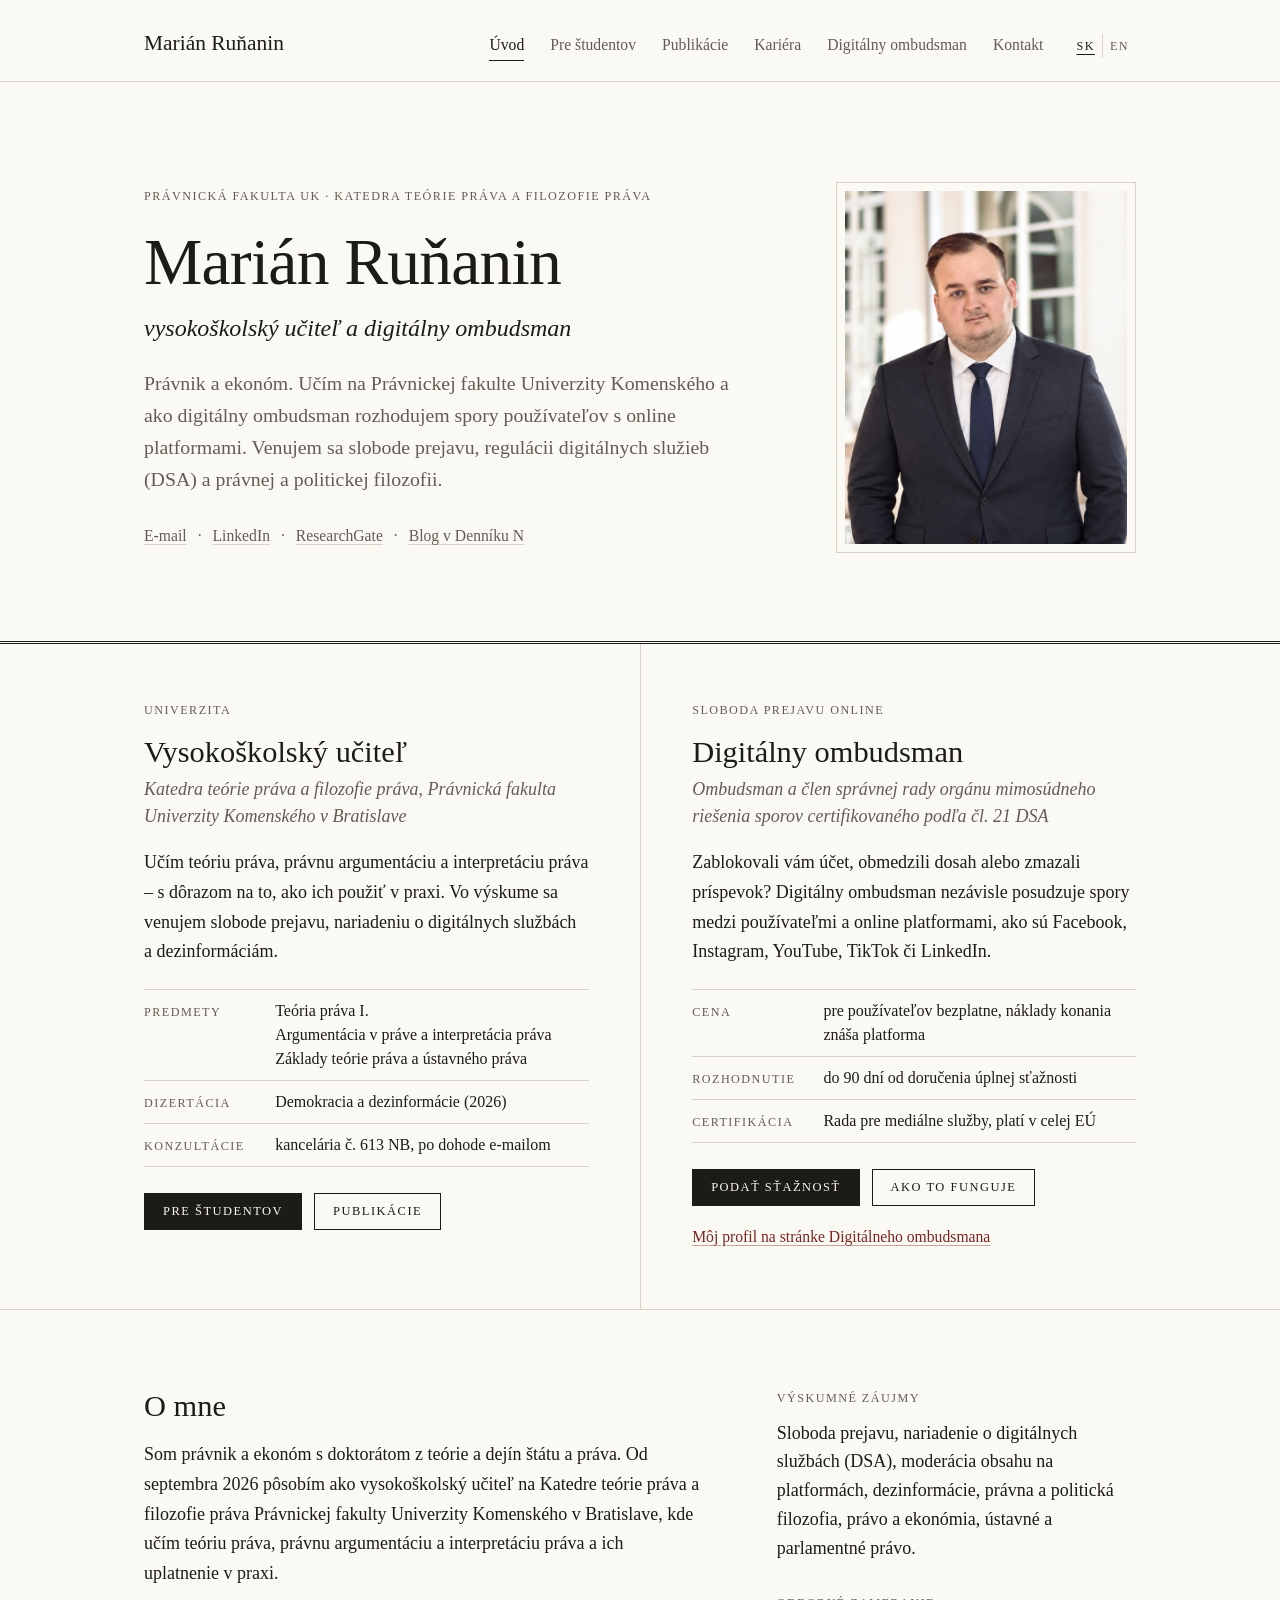
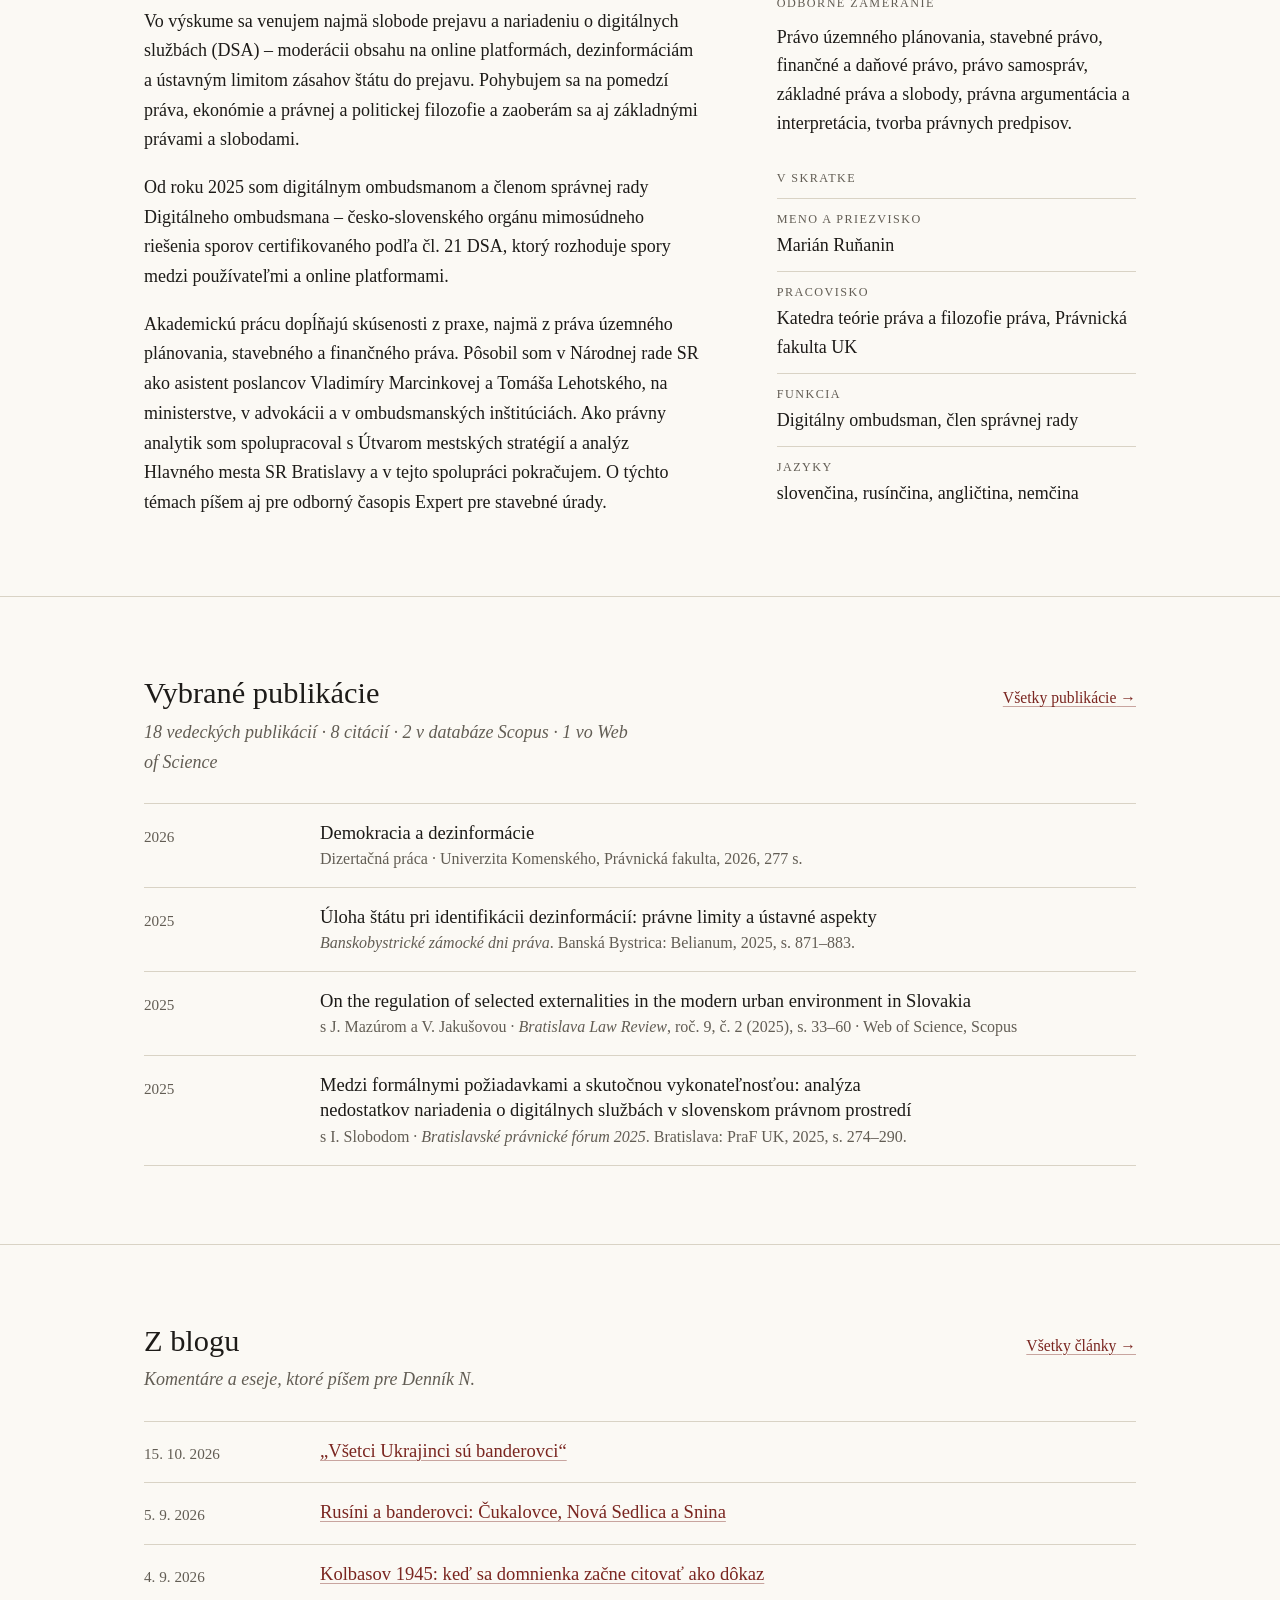
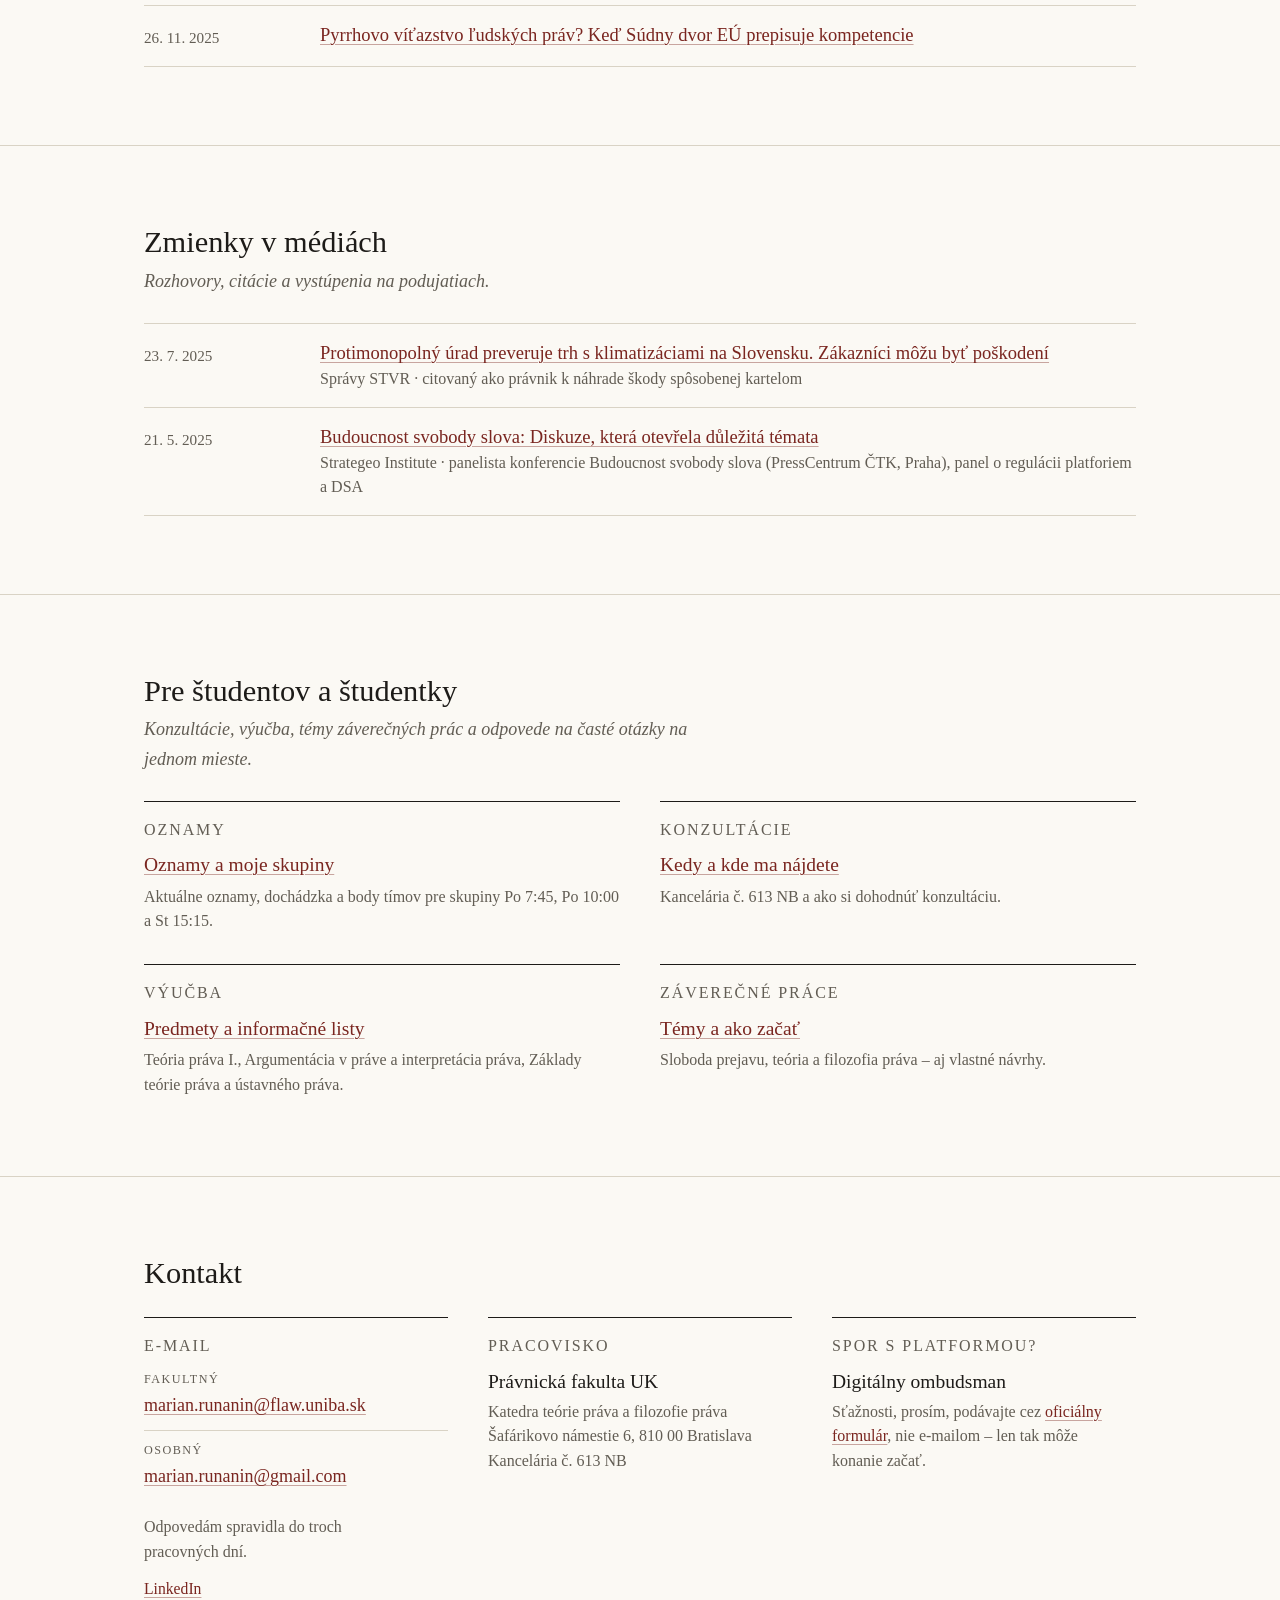
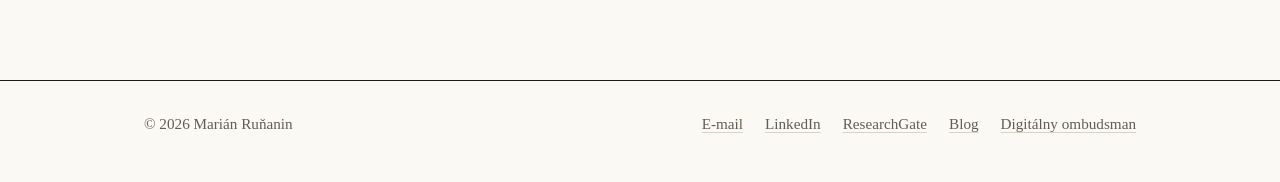
<file: index.html>
<!doctype html>
<html lang="sk" data-lang="sk" data-title-sk="Marián Ruňanin – vysokoškolský učiteľ a digitálny ombudsman" data-title-en="Marián Ruňanin – lecturer in law and digital ombudsman">
<head>
  <meta charset="utf-8">
  <meta name="viewport" content="width=device-width, initial-scale=1">
  <title>Marián Ruňanin – vysokoškolský učiteľ a digitálny ombudsman</title>
  <meta name="description" content="Mgr. Ing. Marián Ruňanin, PhD. – vysokoškolský učiteľ na Právnickej fakulte UK a digitálny ombudsman. Teória práva, sloboda prejavu a regulácia digitálnych služieb (DSA). Publikácie a informácie pre študentov.">
  <meta property="og:type" content="website">
  <meta property="og:title" content="Marián Ruňanin">
  <meta property="og:description" content="Vysokoškolský učiteľ na Právnickej fakulte UK a digitálny ombudsman. Teória práva, sloboda prejavu online, nariadenie o digitálnych službách.">
  <meta property="og:url" content="https://marianrunanin.sk/">
  <meta property="og:image" content="https://marianrunanin.sk/assets/og-image.jpg">
  <link rel="canonical" href="https://marianrunanin.sk/">
  <link rel="icon" href="assets/favicon.svg" type="image/svg+xml">
  <link rel="stylesheet" href="assets/style.css">
  <script>try{var l=new URLSearchParams(location.search).get('lang')||localStorage.getItem('lang');if(l==='sk'||l==='en'){document.documentElement.setAttribute('data-lang',l);document.documentElement.lang=l}}catch(e){}</script>
  <script src="assets/main.js" defer></script>
  <script type="application/ld+json">
  {
    "@context": "https://schema.org",
    "@type": "Person",
    "name": "Marián Ruňanin",
    "url": "https://marianrunanin.sk/",
    "image": "https://marianrunanin.sk/assets/portret.jpg",
    "honorificPrefix": "Mgr. Ing.",
    "honorificSuffix": "PhD.",
    "jobTitle": "Vysokoškolský učiteľ, digitálny ombudsman",
    "email": "mailto:marian.runanin@flaw.uniba.sk",
    "affiliation": {
      "@type": "CollegeOrUniversity",
      "name": "Univerzita Komenského v Bratislave, Právnická fakulta"
    },
    "knowsAbout": ["sloboda prejavu", "Digital Services Act", "moderácia obsahu", "dezinformácie", "teória práva", "právna argumentácia", "interpretácia práva"],
    "sameAs": [
      "https://www.researchgate.net/profile/Marian-Runanin",
      "https://www.linkedin.com/in/mari%C3%A1n-ru%C5%88anin-a3080412b/",
      "https://dennikn.sk/autor/marian-runanin/",
      "https://www.digitalniombudsman.cz/tym/mgr-marian-runanin"
    ]
  }
  </script>
</head>
<body>
<a class="skip" href="#obsah"><span lang="sk">Preskočiť na obsah</span><span lang="en">Skip to content</span></a>

<header class="site-header">
  <div class="container header-inner">
    <a class="brand" href="index.html">Marián Ruňanin</a>
    <button class="nav-toggle" type="button" aria-expanded="false" aria-controls="nav" aria-label="Menu">
      <svg width="20" height="20" viewBox="0 0 24 24" fill="none" stroke="currentColor" stroke-width="2" stroke-linecap="round" aria-hidden="true"><path d="M4 7h16M4 12h16M4 17h16"/></svg>
    </button>
    <nav id="nav" class="nav" aria-label="Hlavná navigácia" data-label-sk="Hlavná navigácia" data-label-en="Main navigation">
      <a href="index.html" aria-current="page"><span lang="sk">Úvod</span><span lang="en">Home</span></a>
      <a href="studenti.html"><span lang="sk">Pre študentov</span><span lang="en">Students</span></a>
      <a href="publikacie.html"><span lang="sk">Publikácie</span><span lang="en">Publications</span></a>
      <a href="kariera.html"><span lang="sk">Kariéra</span><span lang="en">Career</span></a>
      <a href="index.html#digitalny-ombudsman"><span lang="sk">Digitálny ombudsman</span><span lang="en">Digital Ombudsman</span></a>
      <a href="index.html#kontakt"><span lang="sk">Kontakt</span><span lang="en">Contact</span></a>
      <div class="lang-switch" role="group" aria-label="Jazyk / Language">
        <button type="button" data-set-lang="sk" aria-pressed="true">SK</button>
        <button type="button" data-set-lang="en" aria-pressed="false">EN</button>
      </div>
    </nav>
  </div>
</header>

<main id="obsah">

  <!-- ===== Úvod ===== -->
  <section class="hero">
    <div class="container hero-grid">
      <div>
        <p class="eyebrow">
          <span lang="sk">Právnická fakulta UK · Katedra teórie práva a filozofie práva</span><span lang="en">Comenius University · Faculty of Law · Legal Theory and Philosophy of Law</span>
        </p>
        <h1>Marián Ruňanin</h1>
        <p class="hero-role"><span lang="sk">vysokoškolský učiteľ a digitálny ombudsman</span><span lang="en">lecturer in law and digital ombudsman</span></p>
        <p class="lead">
          <span lang="sk">Právnik a ekonóm. Učím na Právnickej fakulte Univerzity Komenského a ako digitálny ombudsman rozhodujem spory používateľov s online platformami. Venujem sa slobode prejavu, regulácii digitálnych služieb (DSA) a právnej a politickej filozofii.</span><span lang="en">Lawyer and economist. I teach at the Faculty of Law of Comenius University and, as a digital ombudsman, decide disputes between users and online platforms. My work focuses on freedom of expression, the Digital Services Act (DSA) and legal and political philosophy.</span>
        </p>
        <ul class="profiles">
          <li><a href="mailto:marian.runanin@flaw.uniba.sk">E-mail</a></li>
          <li><a href="https://www.linkedin.com/in/mari%C3%A1n-ru%C5%88anin-a3080412b/" rel="noopener">LinkedIn</a></li>
          <li><a href="https://www.researchgate.net/profile/Marian-Runanin" rel="noopener">ResearchGate</a></li>
          <li><a href="https://dennikn.sk/autor/marian-runanin/" rel="noopener"><span lang="sk">Blog v Denníku N</span><span lang="en">Blog (Denník N)</span></a></li>
        </ul>
      </div>
      <figure class="portrait">
        <img src="assets/portret.jpg" width="640" height="800" alt="Marián Ruňanin">
      </figure>
    </div>
  </section>

  <!-- ===== Dve roly: univerzita a Digitálny ombudsman ===== -->
  <section class="roles">
    <div class="container roles-grid">
      <div class="role">
        <p class="label"><span lang="sk">Univerzita</span><span lang="en">University</span></p>
        <h2><span lang="sk">Vysokoškolský učiteľ</span><span lang="en">Lecturer in law</span></h2>
        <p class="role-org"><span lang="sk">Katedra teórie práva a filozofie práva, Právnická fakulta Univerzity Komenského v Bratislave</span><span lang="en">Department of Legal Theory and Philosophy of Law, Faculty of Law, Comenius University in Bratislava</span></p>
        <p><span lang="sk">Učím teóriu práva, právnu argumentáciu a interpretáciu práva – s dôrazom na to, ako ich použiť v praxi. Vo výskume sa venujem slobode prejavu, nariadeniu o digitálnych službách a dezinformáciám.</span><span lang="en">I teach legal theory, legal argumentation and interpretation, with an emphasis on how to use them in practice. My research covers freedom of expression, the Digital Services Act and disinformation.</span></p>
        <ul class="role-facts">
          <li><span class="k"><span lang="sk">Predmety</span><span lang="en">Courses</span></span><span><span lang="sk">Teória práva I.<br>Argumentácia v práve a interpretácia práva<br>Základy teórie práva a ústavného práva</span><span lang="en">Legal Theory I<br>Legal Argumentation and Interpretation<br>Foundations of Legal Theory and Constitutional Law</span></span></li>
          <li><span class="k"><span lang="sk">Dizertácia</span><span lang="en">Dissertation</span></span><span><span lang="sk">Demokracia a dezinformácie (2026)</span><span lang="en">Democracy and Disinformation (2026)</span></span></li>
          <li><span class="k"><span lang="sk">Konzultácie</span><span lang="en">Office</span></span><span><span lang="sk">kancelária č. 613 NB, po dohode e-mailom</span><span lang="en">room 613 NB, by appointment</span></span></li>
        </ul>
        <div class="actions">
          <a class="btn btn-primary" href="studenti.html"><span lang="sk">Pre študentov</span><span lang="en">For students</span></a>
          <a class="btn" href="publikacie.html"><span lang="sk">Publikácie</span><span lang="en">Publications</span></a>
        </div>
      </div>
      <div class="role" id="digitalny-ombudsman">
        <p class="label"><span lang="sk">Sloboda prejavu online</span><span lang="en">Free speech online</span></p>
        <h2><span lang="sk">Digitálny ombudsman</span><span lang="en">Digital Ombudsman</span></h2>
        <p class="role-org"><span lang="sk">Ombudsman a člen správnej rady orgánu mimosúdneho riešenia sporov certifikovaného podľa čl. 21 DSA</span><span lang="en">Ombudsman and board member of an out-of-court dispute settlement body certified under Art. 21 DSA</span></p>
        <p><span lang="sk">Zablokovali vám účet, obmedzili dosah alebo zmazali príspevok? Digitálny ombudsman nezávisle posudzuje spory medzi používateľmi a online platformami, ako sú Facebook, Instagram, YouTube, TikTok či LinkedIn.</span><span lang="en">Has your account been blocked, your reach restricted or your post removed? The Digital Ombudsman independently reviews disputes between users and online platforms such as Facebook, Instagram, YouTube, TikTok and LinkedIn.</span></p>
        <ul class="role-facts">
          <li><span class="k"><span lang="sk">Cena</span><span lang="en">Cost</span></span><span><span lang="sk">pre používateľov bezplatne, náklady konania znáša platforma</span><span lang="en">free for users – the platform bears the costs</span></span></li>
          <li><span class="k"><span lang="sk">Rozhodnutie</span><span lang="en">Decision</span></span><span><span lang="sk">do 90 dní od doručenia úplnej sťažnosti</span><span lang="en">within 90 days of a complete complaint</span></span></li>
          <li><span class="k"><span lang="sk">Certifikácia</span><span lang="en">Certified by</span></span><span><span lang="sk">Rada pre mediálne služby, platí v celej EÚ</span><span lang="en">the Slovak Media Services Council, valid across the EU</span></span></li>
        </ul>
        <div class="actions">
          <a class="btn btn-primary" href="https://www.digitalniombudsman.cz/sk/formular-sk" rel="noopener"><span lang="sk">Podať sťažnosť</span><span lang="en">File a complaint</span></a>
          <a class="btn" href="https://www.digitalniombudsman.cz/sk/ako-podat-staznost" rel="noopener"><span lang="sk">Ako to funguje</span><span lang="en">How it works</span></a>
        </div>
        <p class="role-more"><a href="https://www.digitalniombudsman.cz/tym/mgr-marian-runanin" rel="noopener"><span lang="sk">Môj profil na stránke Digitálneho ombudsmana</span><span lang="en">My profile at the Digital Ombudsman</span></a></p>
      </div>
    </div>
  </section>

  <!-- ===== O mne ===== -->
  <section class="section" id="o-mne">
    <div class="container split">
      <div class="prose">
        <h2><span lang="sk">O mne</span><span lang="en">About</span></h2>
        <div lang="sk">
          <p>Som právnik a ekonóm s doktorátom z teórie a dejín štátu a práva. Od septembra 2026 pôsobím ako vysokoškolský učiteľ na Katedre teórie práva a filozofie práva Právnickej fakulty Univerzity Komenského v Bratislave, kde učím teóriu práva, právnu argumentáciu a interpretáciu práva a ich uplatnenie v praxi.</p>
          <p>Vo výskume sa venujem najmä slobode prejavu a nariadeniu o digitálnych službách (DSA) – moderácii obsahu na online platformách, dezinformáciám a ústavným limitom zásahov štátu do prejavu. Pohybujem sa na pomedzí práva, ekonómie a právnej a politickej filozofie a zaoberám sa aj základnými právami a slobodami.</p>
          <p>Od roku 2025 som digitálnym ombudsmanom a členom správnej rady Digitálneho ombudsmana – česko-slovenského orgánu mimosúdneho riešenia sporov certifikovaného podľa čl. 21 DSA, ktorý rozhoduje spory medzi používateľmi a online platformami.</p>
          <p>Akademickú prácu dopĺňajú skúsenosti z praxe, najmä z práva územného plánovania, stavebného a finančného práva. Pôsobil som v Národnej rade SR ako asistent poslancov Vladimíry Marcinkovej a Tomáša Lehotského, na ministerstve, v advokácii a v ombudsmanských inštitúciách. Ako právny analytik som spolupracoval s Útvarom mestských stratégií a analýz Hlavného mesta SR Bratislavy a v tejto spolupráci pokračujem. O týchto témach píšem aj pre odborný časopis Expert pre stavebné úrady.</p>
        </div>
        <div lang="en">
          <p>I am a lawyer and economist with a PhD in the theory and history of state and law. Since September 2026 I have been a lecturer at the Department of Legal Theory and Philosophy of Law, Faculty of Law, Comenius University in Bratislava, where I teach legal theory, legal argumentation and interpretation, and how to apply them in practice.</p>
          <p>My research focuses on freedom of expression and the Digital Services Act (DSA) – content moderation on online platforms, disinformation and the constitutional limits of state interference with speech. I work at the intersection of law, economics and legal and political philosophy and also study fundamental rights and freedoms.</p>
          <p>Since 2025 I have served as a digital ombudsman and board member of the Digital Ombudsman – a Czech-Slovak out-of-court dispute settlement body certified under Article 21 of the DSA, which decides disputes between users and online platforms.</p>
          <p>My academic work is complemented by practical experience, mainly in spatial planning, building and financial law. I worked in the Slovak Parliament as an assistant to MPs Vladimíra Marcinková and Tomáš Lehotský, at a ministry, in a law firm and in ombudsman institutions. As a legal analyst I worked with the Urban Strategies and Analyses Unit of the City of Bratislava, a cooperation that continues. I also write on these topics for the professional journal Expert pre stavebné úrady.</p>
        </div>
      </div>
      <aside>
        <p class="label"><span lang="sk">Výskumné záujmy</span><span lang="en">Research interests</span></p>
        <p class="tags"><span lang="sk">Sloboda prejavu, nariadenie o digitálnych službách (DSA), moderácia obsahu na platformách, dezinformácie, právna a politická filozofia, právo a ekonómia, ústavné a parlamentné právo.</span><span lang="en">Freedom of expression, the Digital Services Act (DSA), platform content moderation, disinformation, legal and political philosophy, law and economics, constitutional and parliamentary law.</span></p>
        <p class="label"><span lang="sk">Odborné zameranie</span><span lang="en">Expertise</span></p>
        <p class="tags"><span lang="sk">Právo územného plánovania, stavebné právo, finančné a daňové právo, právo samospráv, základné práva a slobody, právna argumentácia a interpretácia, tvorba právnych predpisov.</span><span lang="en">Spatial planning law, building law, financial and tax law, local government law, fundamental rights, legal argumentation and interpretation, legislative drafting.</span></p>
        <p class="label"><span lang="sk">V skratke</span><span lang="en">At a glance</span></p>
        <dl class="facts">
          <div>
            <dt><span lang="sk">Meno a priezvisko</span><span lang="en">Name</span></dt>
            <dd>Marián Ruňanin</dd>
          </div>
          <div>
            <dt><span lang="sk">Pracovisko</span><span lang="en">Affiliation</span></dt>
            <dd><span lang="sk">Katedra teórie práva a filozofie práva, Právnická fakulta UK</span><span lang="en">Department of Legal Theory and Philosophy of Law, Faculty of Law, Comenius University</span></dd>
          </div>
          <div>
            <dt><span lang="sk">Funkcia</span><span lang="en">Office held</span></dt>
            <dd><span lang="sk">Digitálny ombudsman, člen správnej rady</span><span lang="en">Digital Ombudsman, board member</span></dd>
          </div>
          <div>
            <dt><span lang="sk">Jazyky</span><span lang="en">Languages</span></dt>
            <dd><span lang="sk">slovenčina, rusínčina, angličtina, nemčina</span><span lang="en">Slovak, Rusyn, English, German</span></dd>
          </div>
        </dl>
      </aside>
    </div>
  </section>

  <!-- ===== Vybrané publikácie ===== -->
  <section class="section">
    <div class="container">
      <div class="section-head">
        <div>
          <h2><span lang="sk">Vybrané publikácie</span><span lang="en">Selected publications</span></h2>
          <p><span lang="sk">18 vedeckých publikácií · 8 citácií · 2 v databáze Scopus · 1 vo Web of Science</span><span lang="en">18 academic publications · 8 citations · 2 indexed in Scopus · 1 in Web of Science</span></p>
        </div>
        <a class="more" href="publikacie.html"><span lang="sk">Všetky publikácie</span><span lang="en">All publications</span> →</a>
      </div>
      <ul class="rows">
        <li>
          <span class="when">2026</span>
          <div>
            <h3>Demokracia a dezinformácie</h3>
            <p class="where"><span lang="sk">Dizertačná práca</span><span lang="en">PhD dissertation</span> · <span lang="sk">Univerzita Komenského, Právnická fakulta</span><span lang="en">Comenius University, Faculty of Law</span>, 2026, 277 s.</p>
          </div>
        </li>
        <li>
          <span class="when">2025</span>
          <div>
            <h3>Úloha štátu pri identifikácii dezinformácií: právne limity a ústavné aspekty</h3>
            <p class="where"><em>Banskobystrické zámocké dni práva</em>. Banská Bystrica: Belianum, 2025, s. 871–883.</p>
          </div>
        </li>
        <li>
          <span class="when">2025</span>
          <div>
            <h3>On the regulation of selected externalities in the modern urban environment in Slovakia</h3>
            <p class="where">s J. Mazúrom a V. Jakušovou · <em>Bratislava Law Review</em>, roč. 9, č. 2 (2025), s. 33–60 · Web of Science, Scopus</p>
          </div>
        </li>
        <li>
          <span class="when">2025</span>
          <div>
            <h3>Medzi formálnymi požiadavkami a skutočnou vykonateľnosťou: analýza nedostatkov nariadenia o digitálnych službách v slovenskom právnom prostredí</h3>
            <p class="where">s I. Slobodom · <em>Bratislavské právnické fórum 2025</em>. Bratislava: PraF UK, 2025, s. 274–290.</p>
          </div>
        </li>
      </ul>
    </div>
  </section>

  <!-- ===== Blog ===== -->
  <section class="section">
    <div class="container">
      <div class="section-head">
        <div>
          <h2><span lang="sk">Z blogu</span><span lang="en">From the blog</span></h2>
          <p><span lang="sk">Komentáre a eseje, ktoré píšem pre Denník N.</span><span lang="en">Commentary and essays I write for Denník N (in Slovak).</span></p>
        </div>
        <a class="more" href="https://dennikn.sk/autor/marian-runanin/" rel="noopener"><span lang="sk">Všetky články</span><span lang="en">All posts</span> →</a>
      </div>
      <ul class="rows">
        <li>
          <time class="when" datetime="2026-10-15">15. 10. 2026</time>
          <div><h3><a href="https://dennikn.sk/blog/5625166/vsetci-ukrajinci-su-banderovci/" rel="noopener">„Všetci Ukrajinci sú banderovci“</a></h3></div>
        </li>
        <li>
          <time class="when" datetime="2026-09-05">5. 9. 2026</time>
          <div><h3><a href="https://dennikn.sk/blog/5543897/rusini-a-banderovci-cukalovce-nova-sedlica-a-snina/" rel="noopener">Rusíni a banderovci: Čukalovce, Nová Sedlica a Snina</a></h3></div>
        </li>
        <li>
          <time class="when" datetime="2026-09-04">4. 9. 2026</time>
          <div><h3><a href="https://dennikn.sk/blog/5541442/kolbasov-1945-ked-sa-domnienka-zacne-citovat-ako-dokaz/" rel="noopener">Kolbasov 1945: keď sa domnienka začne citovať ako dôkaz</a></h3></div>
        </li>
        <li>
          <time class="when" datetime="2025-11-26">26. 11. 2025</time>
          <div><h3><a href="https://dennikn.sk/blog/4991789/pyrrhovo-vitazstvo-ludskych-prav-ked-sudny-dvor-eu-prepisuje-kompetencie/" rel="noopener">Pyrrhovo víťazstvo ľudských práv? Keď Súdny dvor EÚ prepisuje kompetencie</a></h3></div>
        </li>
      </ul>
    </div>
  </section>

  <!-- ===== Zmienky v médiách ===== -->
  <section class="section" id="media">
    <div class="container">
      <div class="section-head">
        <div>
          <h2><span lang="sk">Zmienky v médiách</span><span lang="en">In the media</span></h2>
          <p><span lang="sk">Rozhovory, citácie a vystúpenia na podujatiach.</span><span lang="en">Interviews, quotes and public talks.</span></p>
        </div>
      </div>
      <ul class="rows">
        <li>
          <time class="when" datetime="2025-07-23">23. 7. 2025</time>
          <div>
            <h3><a href="https://spravy.stvr.sk/2025/07/protimonopolny-urad-preveruje-trh-s-klimatizaciami-na-slovensku-zakaznici-mozu-byt-poskodeni/" rel="noopener">Protimonopolný úrad preveruje trh s klimatizáciami na Slovensku. Zákazníci môžu byť poškodení</a></h3>
            <p class="where"><span lang="sk">Správy STVR · citovaný ako právnik k náhrade škody spôsobenej kartelom</span><span lang="en">STVR News (Slovak public broadcaster) · quoted as a lawyer on compensation for cartel damages</span></p>
          </div>
        </li>
        <li>
          <time class="when" datetime="2025-05-21">21. 5. 2025</time>
          <div>
            <h3><a href="https://www.strategeo.cz/budoucnost-svobody-slova-diskuze-ktera-otevrela-dulezita-temata" rel="noopener">Budoucnost svobody slova: Diskuze, která otevřela důležitá témata</a></h3>
            <p class="where"><span lang="sk">Strategeo Institute · panelista konferencie Budoucnost svobody slova (PressCentrum ČTK, Praha), panel o regulácii platforiem a DSA</span><span lang="en">Strategeo Institute · panellist at the Future of Free Speech conference (ČTK PressCentre, Prague), panel on platform regulation and the DSA</span></p>
          </div>
        </li>
      </ul>
    </div>
  </section>

  <!-- ===== Pre študentov ===== -->
  <section class="section">
    <div class="container">
      <div class="section-head">
        <div>
          <h2><span lang="sk">Pre študentov a študentky</span><span lang="en">For students</span></h2>
          <p><span lang="sk">Konzultácie, výučba, témy záverečných prác a odpovede na časté otázky na jednom mieste.</span><span lang="en">Office hours, teaching, thesis topics and answers to common questions in one place.</span></p>
        </div>
      </div>
      <div class="grid grid-2">
        <a class="card" href="studenti.html#oznamy">
          <p class="kicker"><span lang="sk">Oznamy</span><span lang="en">Announcements</span></p>
          <h3><span lang="sk">Oznamy a moje skupiny</span><span lang="en">Announcements &amp; my groups</span></h3>
          <p><span lang="sk">Aktuálne oznamy, dochádzka a body tímov pre skupiny Po 7:45, Po 10:00 a St 15:15.</span><span lang="en">Current announcements, attendance and team points for the Mon 7:45, Mon 10:00 and Wed 15:15 groups.</span></p>
          <span class="go">→</span>
        </a>
        <a class="card" href="studenti.html#konzultacie">
          <p class="kicker"><span lang="sk">Konzultácie</span><span lang="en">Consultations</span></p>
          <h3><span lang="sk">Kedy a kde ma nájdete</span><span lang="en">When and where to find me</span></h3>
          <p><span lang="sk">Kancelária č. 613 NB a ako si dohodnúť konzultáciu.</span><span lang="en">Room 613 NB and how to book a consultation.</span></p>
          <span class="go">→</span>
        </a>
        <a class="card" href="studenti.html#vyucba">
          <p class="kicker"><span lang="sk">Výučba</span><span lang="en">Teaching</span></p>
          <h3><span lang="sk">Predmety a informačné listy</span><span lang="en">Courses and course sheets</span></h3>
          <p><span lang="sk">Teória práva I., Argumentácia v práve a interpretácia práva, Základy teórie práva a ústavného práva.</span><span lang="en">Legal Theory I, Legal Argumentation and Interpretation, Foundations of Legal Theory and Constitutional Law.</span></p>
          <span class="go">→</span>
        </a>
        <a class="card" href="studenti.html#zaverecne-prace">
          <p class="kicker"><span lang="sk">Záverečné práce</span><span lang="en">Theses</span></p>
          <h3><span lang="sk">Témy a ako začať</span><span lang="en">Topics and how to start</span></h3>
          <p><span lang="sk">Sloboda prejavu, teória a filozofia práva – aj vlastné návrhy.</span><span lang="en">Free speech, legal theory and philosophy – your own ideas welcome.</span></p>
          <span class="go">→</span>
        </a>
      </div>
    </div>
  </section>

  <!-- ===== Kontakt ===== -->
  <section class="section" id="kontakt">
    <div class="container">
      <div class="section-head">
        <div>
          <h2><span lang="sk">Kontakt</span><span lang="en">Contact</span></h2>
        </div>
      </div>
      <div class="grid">
        <div class="card">
          <p class="kicker">E-mail</p>
          <dl class="mail-list">
            <div><dt><span lang="sk">Fakultný</span><span lang="en">University</span></dt><dd><a href="mailto:marian.runanin@flaw.uniba.sk">marian.runanin@flaw.uniba.sk</a></dd></div>
            <div><dt><span lang="sk">Osobný</span><span lang="en">Personal</span></dt><dd><a href="mailto:marian.runanin@gmail.com">marian.runanin@gmail.com</a></dd></div>
          </dl>
          <p style="margin-top:14px"><span lang="sk">Odpovedám spravidla do troch pracovných dní.</span><span lang="en">I usually reply within three working days.</span></p>
          <div class="card-links"><a href="https://www.linkedin.com/in/mari%C3%A1n-ru%C5%88anin-a3080412b/" rel="noopener">LinkedIn</a></div>
        </div>
        <div class="card">
          <p class="kicker"><span lang="sk">Pracovisko</span><span lang="en">Office</span></p>
          <p class="big"><span lang="sk">Právnická fakulta UK</span><span lang="en">Faculty of Law, Comenius University</span></p>
          <p>
            <span lang="sk">Katedra teórie práva a filozofie práva</span><span lang="en">Dept. of Legal Theory and Philosophy of Law</span><br>
            <span lang="sk">Šafárikovo námestie 6, 810 00 Bratislava</span><span lang="en">Šafárikovo námestie 6, 810 00 Bratislava, Slovakia</span><br>
            <span lang="sk">Kancelária č. 613 NB</span><span lang="en">Room 613 NB</span>
          </p>
        </div>
        <div class="card">
          <p class="kicker"><span lang="sk">Spor s platformou?</span><span lang="en">Dispute with a platform?</span></p>
          <p class="big"><span lang="sk">Digitálny ombudsman</span><span lang="en">Digital Ombudsman</span></p>
          <p><span lang="sk">Sťažnosti, prosím, podávajte cez</span><span lang="en">Please file complaints via the</span> <a href="https://www.digitalniombudsman.cz/sk/formular-sk" rel="noopener"><span lang="sk">oficiálny formulár</span><span lang="en">official form</span></a><span lang="sk">, nie e-mailom – len tak môže konanie začať.</span><span lang="en">, not by e-mail – that is the only way a case can be opened.</span></p>
        </div>
      </div>
    </div>
  </section>

</main>

<footer class="site-footer">
  <div class="container footer-inner">
    <p>© <span data-year>2026</span> Marián Ruňanin</p>
    <div class="footer-links">
      <a href="mailto:marian.runanin@flaw.uniba.sk">E-mail</a>
      <a href="https://www.linkedin.com/in/mari%C3%A1n-ru%C5%88anin-a3080412b/" rel="noopener">LinkedIn</a>
      <a href="https://www.researchgate.net/profile/Marian-Runanin" rel="noopener">ResearchGate</a>
      <a href="https://dennikn.sk/autor/marian-runanin/" rel="noopener">Blog</a>
      <a href="https://www.digitalniombudsman.cz/sk/domov" rel="noopener"><span lang="sk">Digitálny ombudsman</span><span lang="en">Digital Ombudsman</span></a>
    </div>
  </div>
</footer>
</body>
</html>
</file>
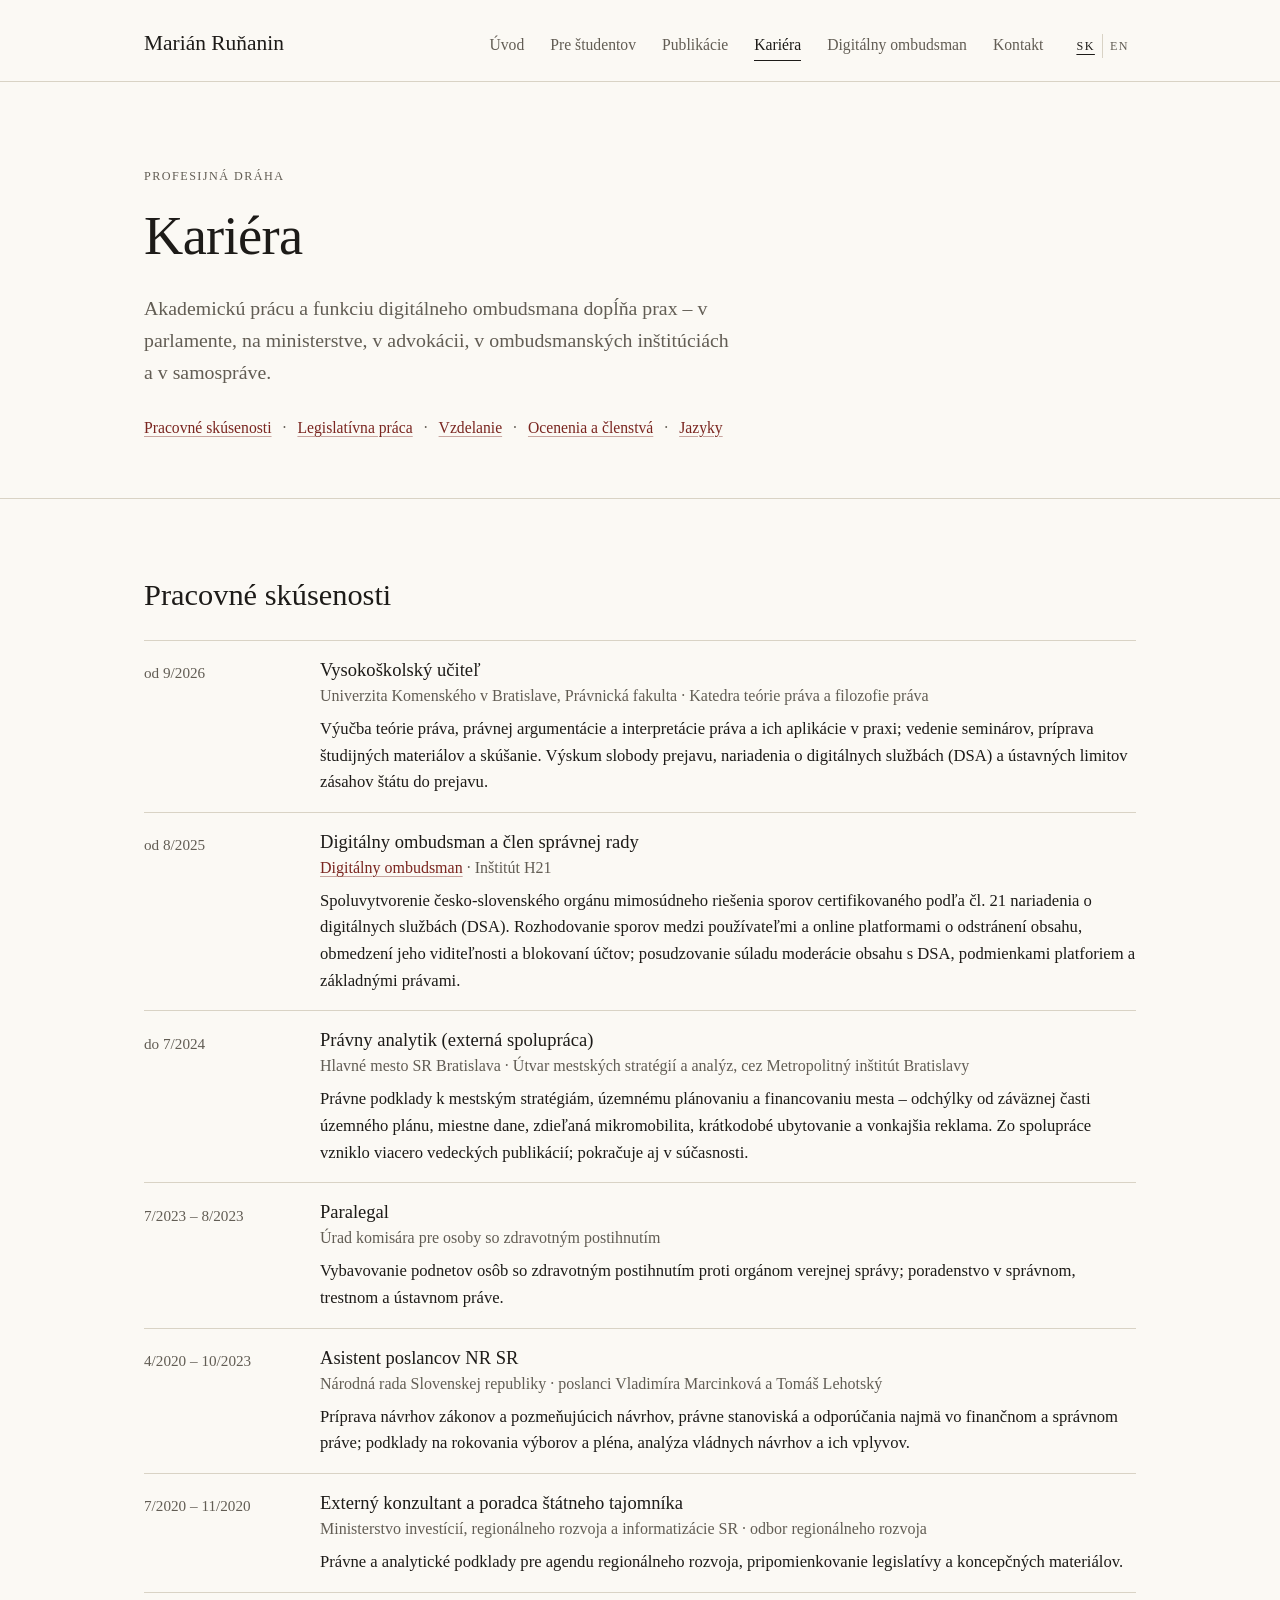
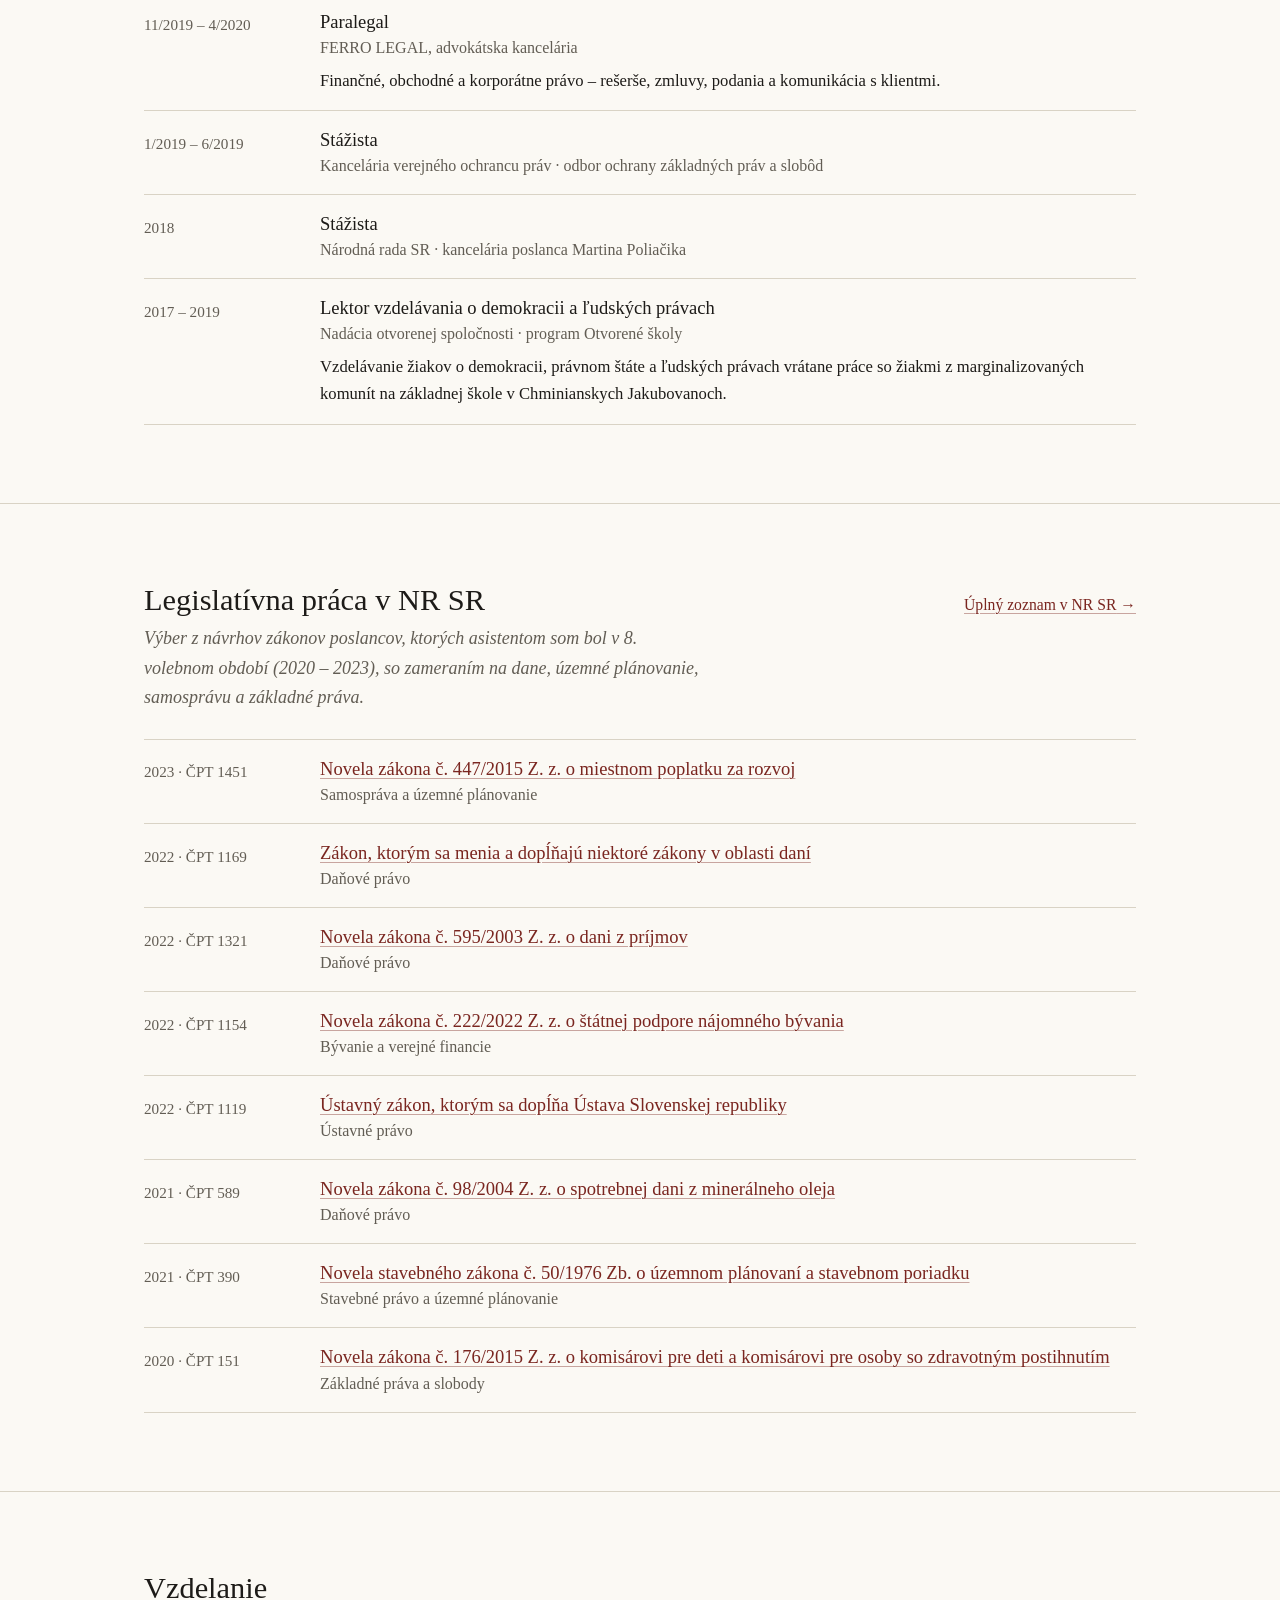
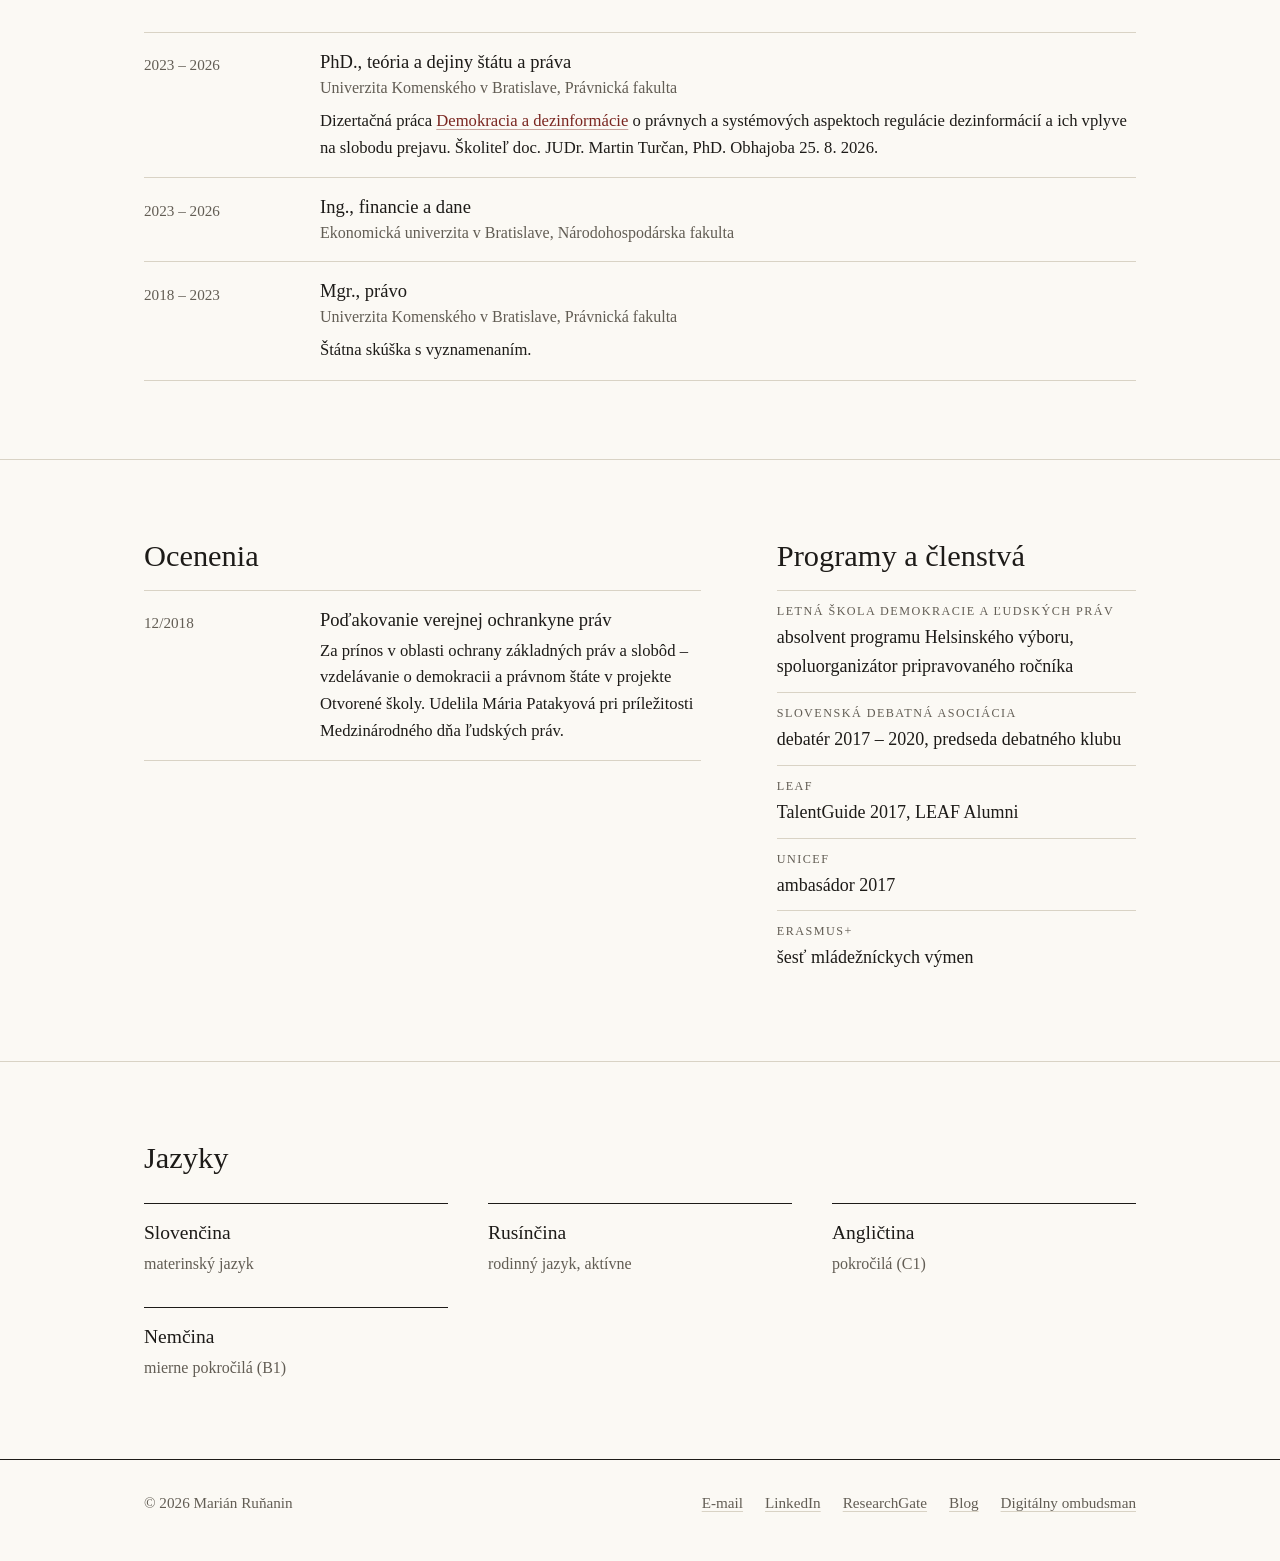
<file: kariera.html>
<!doctype html>
<html lang="sk" data-lang="sk" data-title-sk="Kariéra – Marián Ruňanin" data-title-en="Career – Marián Ruňanin">
<head>
  <meta charset="utf-8">
  <meta name="viewport" content="width=device-width, initial-scale=1">
  <title>Kariéra – Marián Ruňanin</title>
  <meta name="description" content="Profesijná dráha Mariána Ruňanina: Právnická fakulta UK, Digitálny ombudsman, Národná rada SR, ministerstvo, advokácia, ombudsmanské inštitúcie a samospráva.">
  <link rel="canonical" href="https://marianrunanin.sk/kariera.html">
  <link rel="icon" href="assets/favicon.svg" type="image/svg+xml">
  <link rel="stylesheet" href="assets/style.css">
  <script>try{var l=new URLSearchParams(location.search).get('lang')||localStorage.getItem('lang');if(l==='sk'||l==='en'){document.documentElement.setAttribute('data-lang',l);document.documentElement.lang=l}}catch(e){}</script>
  <script src="assets/main.js" defer></script>
</head>
<body>
<a class="skip" href="#obsah"><span lang="sk">Preskočiť na obsah</span><span lang="en">Skip to content</span></a>

<header class="site-header">
  <div class="container header-inner">
    <a class="brand" href="index.html">Marián Ruňanin</a>
    <button class="nav-toggle" type="button" aria-expanded="false" aria-controls="nav" aria-label="Menu">
      <svg width="20" height="20" viewBox="0 0 24 24" fill="none" stroke="currentColor" stroke-width="2" stroke-linecap="round" aria-hidden="true"><path d="M4 7h16M4 12h16M4 17h16"/></svg>
    </button>
    <nav id="nav" class="nav" aria-label="Hlavná navigácia" data-label-sk="Hlavná navigácia" data-label-en="Main navigation">
      <a href="index.html"><span lang="sk">Úvod</span><span lang="en">Home</span></a>
      <a href="studenti.html"><span lang="sk">Pre študentov</span><span lang="en">Students</span></a>
      <a href="publikacie.html"><span lang="sk">Publikácie</span><span lang="en">Publications</span></a>
      <a href="kariera.html" aria-current="page"><span lang="sk">Kariéra</span><span lang="en">Career</span></a>
      <a href="index.html#digitalny-ombudsman"><span lang="sk">Digitálny ombudsman</span><span lang="en">Digital Ombudsman</span></a>
      <a href="index.html#kontakt"><span lang="sk">Kontakt</span><span lang="en">Contact</span></a>
      <div class="lang-switch" role="group" aria-label="Jazyk / Language">
        <button type="button" data-set-lang="sk" aria-pressed="true">SK</button>
        <button type="button" data-set-lang="en" aria-pressed="false">EN</button>
      </div>
    </nav>
  </div>
</header>

<main id="obsah">

  <section class="page-head">
    <div class="container">
      <p class="eyebrow"><span lang="sk">Profesijná dráha</span><span lang="en">Professional path</span></p>
      <h1><span lang="sk">Kariéra</span><span lang="en">Career</span></h1>
      <p class="lead">
        <span lang="sk">Akademickú prácu a funkciu digitálneho ombudsmana dopĺňa prax – v parlamente, na ministerstve, v advokácii, v ombudsmanských inštitúciách a v samospráve.</span>
        <span lang="en">My academic work and my role as a digital ombudsman build on practice – in Parliament, at a ministry, in a law firm, in ombudsman institutions and in local government.</span>
      </p>
      <ul class="toc">
        <li><a href="#prax"><span lang="sk">Pracovné skúsenosti</span><span lang="en">Experience</span></a></li>
        <li><a href="#legislativa"><span lang="sk">Legislatívna práca</span><span lang="en">Legislative work</span></a></li>
        <li><a href="#vzdelanie"><span lang="sk">Vzdelanie</span><span lang="en">Education</span></a></li>
        <li><a href="#ocenenia"><span lang="sk">Ocenenia a členstvá</span><span lang="en">Awards &amp; memberships</span></a></li>
        <li><a href="#jazyky"><span lang="sk">Jazyky</span><span lang="en">Languages</span></a></li>
      </ul>
    </div>
  </section>

  <!-- ===== Pracovné skúsenosti ===== -->
  <section class="section" id="prax">
    <div class="container">
      <div class="section-head"><h2><span lang="sk">Pracovné skúsenosti</span><span lang="en">Experience</span></h2></div>
      <ul class="rows">
        <li>
          <span class="when"><span lang="sk">od 9/2026</span><span lang="en">since 9/2026</span></span>
          <div>
            <h3><span lang="sk">Vysokoškolský učiteľ</span><span lang="en">Lecturer</span></h3>
            <p class="where"><span lang="sk">Univerzita Komenského v Bratislave, Právnická fakulta · Katedra teórie práva a filozofie práva</span><span lang="en">Comenius University in Bratislava, Faculty of Law · Department of Legal Theory and Philosophy of Law</span></p>
            <p><span lang="sk">Výučba teórie práva, právnej argumentácie a interpretácie práva a ich aplikácie v praxi; vedenie seminárov, príprava študijných materiálov a skúšanie. Výskum slobody prejavu, nariadenia o digitálnych službách (DSA) a ústavných limitov zásahov štátu do prejavu.</span><span lang="en">Teaching legal theory, legal argumentation and interpretation and their application in practice; leading seminars, preparing study materials and examining. Research on freedom of expression, the Digital Services Act (DSA) and constitutional limits on state interference with speech.</span></p>
          </div>
        </li>
        <li>
          <span class="when"><span lang="sk">od 8/2025</span><span lang="en">since 8/2025</span></span>
          <div>
            <h3><span lang="sk">Digitálny ombudsman a člen správnej rady</span><span lang="en">Digital Ombudsman and board member</span></h3>
            <p class="where"><a href="https://www.digitalniombudsman.cz/sk/domov" rel="noopener"><span lang="sk">Digitálny ombudsman</span><span lang="en">Digital Ombudsman</span></a> · <span lang="sk">Inštitút H21</span><span lang="en">Institute H21</span></p>
            <p><span lang="sk">Spoluvytvorenie česko-slovenského orgánu mimosúdneho riešenia sporov certifikovaného podľa čl. 21 nariadenia o digitálnych službách (DSA). Rozhodovanie sporov medzi používateľmi a online platformami o odstránení obsahu, obmedzení jeho viditeľnosti a blokovaní účtov; posudzovanie súladu moderácie obsahu s DSA, podmienkami platforiem a základnými právami.</span><span lang="en">Co-founded a Czech-Slovak out-of-court dispute settlement body certified under Art. 21 of the Digital Services Act. Deciding disputes between users and online platforms about content removal, visibility restrictions and account suspensions; assessing content moderation against the DSA, platform terms and fundamental rights.</span></p>
          </div>
        </li>
        <li>
          <span class="when"><span lang="sk">do 7/2024</span><span lang="en">until 7/2024</span></span>
          <div>
            <h3><span lang="sk">Právny analytik (externá spolupráca)</span><span lang="en">Legal analyst (external cooperation)</span></h3>
            <p class="where"><span lang="sk">Hlavné mesto SR Bratislava · Útvar mestských stratégií a analýz, cez Metropolitný inštitút Bratislavy</span><span lang="en">City of Bratislava · Urban Strategies and Analyses Unit, via the Metropolitan Institute of Bratislava</span></p>
            <p><span lang="sk">Právne podklady k mestským stratégiám, územnému plánovaniu a financovaniu mesta – odchýlky od záväznej časti územného plánu, miestne dane, zdieľaná mikromobilita, krátkodobé ubytovanie a vonkajšia reklama. Zo spolupráce vzniklo viacero vedeckých publikácií; pokračuje aj v súčasnosti.</span><span lang="en">Legal input on city strategies, spatial planning and city finance – deviations from the binding part of the zoning plan, local taxes, shared micromobility, short-term rentals and outdoor advertising. The cooperation led to several academic publications and continues today.</span></p>
          </div>
        </li>
        <li>
          <span class="when">7/2023 – 8/2023</span>
          <div>
            <h3>Paralegal</h3>
            <p class="where"><span lang="sk">Úrad komisára pre osoby so zdravotným postihnutím</span><span lang="en">Office of the Commissioner for Persons with Disabilities</span></p>
            <p><span lang="sk">Vybavovanie podnetov osôb so zdravotným postihnutím proti orgánom verejnej správy; poradenstvo v správnom, trestnom a ústavnom práve.</span><span lang="en">Handling complaints by persons with disabilities against public authorities; advice on administrative, criminal and constitutional law.</span></p>
          </div>
        </li>
        <li>
          <span class="when">4/2020 – 10/2023</span>
          <div>
            <h3><span lang="sk">Asistent poslancov NR SR</span><span lang="en">Parliamentary assistant</span></h3>
            <p class="where"><span lang="sk">Národná rada Slovenskej republiky · poslanci Vladimíra Marcinková a Tomáš Lehotský</span><span lang="en">National Council of the Slovak Republic · MPs Vladimíra Marcinková and Tomáš Lehotský</span></p>
            <p><span lang="sk">Príprava návrhov zákonov a pozmeňujúcich návrhov, právne stanoviská a odporúčania najmä vo finančnom a správnom práve; podklady na rokovania výborov a pléna, analýza vládnych návrhov a ich vplyvov.</span><span lang="en">Drafting bills and amendments, legal opinions and recommendations mainly in financial and administrative law; briefings for committee and plenary sessions, analysis of government bills and their impact.</span></p>
          </div>
        </li>
        <li>
          <span class="when">7/2020 – 11/2020</span>
          <div>
            <h3><span lang="sk">Externý konzultant a poradca štátneho tajomníka</span><span lang="en">External consultant and adviser to the State Secretary</span></h3>
            <p class="where"><span lang="sk">Ministerstvo investícií, regionálneho rozvoja a informatizácie SR · odbor regionálneho rozvoja</span><span lang="en">Ministry of Investments, Regional Development and Informatization · Regional Development Department</span></p>
            <p><span lang="sk">Právne a analytické podklady pre agendu regionálneho rozvoja, pripomienkovanie legislatívy a koncepčných materiálov.</span><span lang="en">Legal and analytical input on regional development, commenting on draft legislation and policy documents.</span></p>
          </div>
        </li>
        <li>
          <span class="when">11/2019 – 4/2020</span>
          <div>
            <h3>Paralegal</h3>
            <p class="where"><span lang="sk">FERRO LEGAL, advokátska kancelária</span><span lang="en">FERRO LEGAL, law firm</span></p>
            <p><span lang="sk">Finančné, obchodné a korporátne právo – rešerše, zmluvy, podania a komunikácia s klientmi.</span><span lang="en">Financial, commercial and corporate law – research, contracts, filings and client communication.</span></p>
          </div>
        </li>
        <li>
          <span class="when">1/2019 – 6/2019</span>
          <div>
            <h3><span lang="sk">Stážista</span><span lang="en">Intern</span></h3>
            <p class="where"><span lang="sk">Kancelária verejného ochrancu práv · odbor ochrany základných práv a slobôd</span><span lang="en">Office of the Public Defender of Rights · Fundamental Rights Department</span></p>
          </div>
        </li>
        <li>
          <span class="when">2018</span>
          <div>
            <h3><span lang="sk">Stážista</span><span lang="en">Intern</span></h3>
            <p class="where"><span lang="sk">Národná rada SR · kancelária poslanca Martina Poliačika</span><span lang="en">National Council of the Slovak Republic · office of MP Martin Poliačik</span></p>
          </div>
        </li>
        <li>
          <span class="when">2017 – 2019</span>
          <div>
            <h3><span lang="sk">Lektor vzdelávania o demokracii a ľudských právach</span><span lang="en">Educator in democracy and human rights</span></h3>
            <p class="where"><span lang="sk">Nadácia otvorenej spoločnosti · program Otvorené školy</span><span lang="en">Open Society Foundation · Open Schools programme</span></p>
            <p><span lang="sk">Vzdelávanie žiakov o demokracii, právnom štáte a ľudských právach vrátane práce so žiakmi z marginalizovaných komunít na základnej škole v Chminianskych Jakubovanoch.</span><span lang="en">Teaching pupils about democracy, the rule of law and human rights, including work with children from marginalised communities at the primary school in Chminianske Jakubovany.</span></p>
          </div>
        </li>
      </ul>
    </div>
  </section>

  <!-- ===== Legislatívna práca ===== -->
  <section class="section" id="legislativa">
    <div class="container">
      <div class="section-head">
        <div>
          <h2><span lang="sk">Legislatívna práca v NR SR</span><span lang="en">Legislative work in Parliament</span></h2>
          <p><span lang="sk">Výber z návrhov zákonov poslancov, ktorých asistentom som bol v 8. volebnom období (2020 – 2023), so zameraním na dane, územné plánovanie, samosprávu a základné práva.</span><span lang="en">A selection of bills by the MPs I assisted in the 8th parliamentary term (2020–2023), focusing on tax, spatial planning, local government and fundamental rights. Titles in Slovak.</span></p>
        </div>
        <a class="more" href="https://www.nrsr.sk/web/Default.aspx?sid=zakony/sslp&amp;PredkladatelID=0&amp;PredkladatelPoslanecId=1085&amp;CisObdobia=8" rel="noopener"><span lang="sk">Úplný zoznam v NR SR</span><span lang="en">Full list at nrsr.sk</span> →</a>
      </div>
      <ul class="rows">
        <li>
          <span class="when">2023 · ČPT 1451</span>
          <div>
            <h3><a href="https://www.nrsr.sk/web/Default.aspx?sid=zakony/zakon&amp;MasterID=9142" rel="noopener">Novela zákona č. 447/2015 Z. z. o miestnom poplatku za rozvoj</a></h3>
            <p class="where"><span lang="sk">Samospráva a územné plánovanie</span><span lang="en">Local government &amp; spatial planning</span></p>
          </div>
        </li>
        <li>
          <span class="when">2022 · ČPT 1169</span>
          <div>
            <h3><a href="https://www.nrsr.sk/web/Default.aspx?sid=zakony/zakon&amp;MasterID=8865" rel="noopener">Zákon, ktorým sa menia a dopĺňajú niektoré zákony v oblasti daní</a></h3>
            <p class="where"><span lang="sk">Daňové právo</span><span lang="en">Tax law</span></p>
          </div>
        </li>
        <li>
          <span class="when">2022 · ČPT 1321</span>
          <div>
            <h3><a href="https://www.nrsr.sk/web/Default.aspx?sid=zakony/zakon&amp;MasterID=9015" rel="noopener">Novela zákona č. 595/2003 Z. z. o dani z príjmov</a></h3>
            <p class="where"><span lang="sk">Daňové právo</span><span lang="en">Tax law</span></p>
          </div>
        </li>
        <li>
          <span class="when">2022 · ČPT 1154</span>
          <div>
            <h3><a href="https://www.nrsr.sk/web/Default.aspx?sid=zakony/zakon&amp;MasterID=8835" rel="noopener">Novela zákona č. 222/2022 Z. z. o štátnej podpore nájomného bývania</a></h3>
            <p class="where"><span lang="sk">Bývanie a verejné financie</span><span lang="en">Housing &amp; public finance</span></p>
          </div>
        </li>
        <li>
          <span class="when">2022 · ČPT 1119</span>
          <div>
            <h3><a href="https://www.nrsr.sk/web/Default.aspx?sid=zakony/zakon&amp;MasterID=8801" rel="noopener">Ústavný zákon, ktorým sa dopĺňa Ústava Slovenskej republiky</a></h3>
            <p class="where"><span lang="sk">Ústavné právo</span><span lang="en">Constitutional law</span></p>
          </div>
        </li>
        <li>
          <span class="when">2021 · ČPT 589</span>
          <div>
            <h3><a href="https://www.nrsr.sk/web/Default.aspx?sid=zakony/zakon&amp;MasterID=8284" rel="noopener">Novela zákona č. 98/2004 Z. z. o spotrebnej dani z minerálneho oleja</a></h3>
            <p class="where"><span lang="sk">Daňové právo</span><span lang="en">Tax law</span></p>
          </div>
        </li>
        <li>
          <span class="when">2021 · ČPT 390</span>
          <div>
            <h3><a href="https://www.nrsr.sk/web/Default.aspx?sid=zakony/zakon&amp;MasterID=8087" rel="noopener">Novela stavebného zákona č. 50/1976 Zb. o územnom plánovaní a stavebnom poriadku</a></h3>
            <p class="where"><span lang="sk">Stavebné právo a územné plánovanie</span><span lang="en">Building law &amp; spatial planning</span></p>
          </div>
        </li>
        <li>
          <span class="when">2020 · ČPT 151</span>
          <div>
            <h3><a href="https://www.nrsr.sk/web/Default.aspx?sid=zakony/zakon&amp;MasterID=7838" rel="noopener">Novela zákona č. 176/2015 Z. z. o komisárovi pre deti a komisárovi pre osoby so zdravotným postihnutím</a></h3>
            <p class="where"><span lang="sk">Základné práva a slobody</span><span lang="en">Fundamental rights</span></p>
          </div>
        </li>
      </ul>
    </div>
  </section>

  <!-- ===== Vzdelanie ===== -->
  <section class="section" id="vzdelanie">
    <div class="container">
      <div class="section-head"><h2><span lang="sk">Vzdelanie</span><span lang="en">Education</span></h2></div>
      <ul class="rows">
        <li>
          <span class="when">2023 – 2026</span>
          <div>
            <h3><span lang="sk">PhD., teória a dejiny štátu a práva</span><span lang="en">PhD in Theory and History of State and Law</span></h3>
            <p class="where"><span lang="sk">Univerzita Komenského v Bratislave, Právnická fakulta</span><span lang="en">Comenius University in Bratislava, Faculty of Law</span></p>
            <p><span lang="sk">Dizertačná práca <a href="publikacie.html">Demokracia a dezinformácie</a> o právnych a systémových aspektoch regulácie dezinformácií a ich vplyve na slobodu prejavu. Školiteľ doc. JUDr. Martin Turčan, PhD. Obhajoba 25. 8. 2026.</span><span lang="en">Dissertation <a href="publikacie.html"><em>Democracy and Disinformation</em></a> on the legal and systemic aspects of regulating disinformation and its impact on free speech. Supervisor doc. JUDr. Martin Turčan, PhD. Defended 25 August 2026.</span></p>
          </div>
        </li>
        <li>
          <span class="when">2023 – 2026</span>
          <div>
            <h3><span lang="sk">Ing., financie a dane</span><span lang="en">Ing. (MSc equivalent) in Finance and Taxation</span></h3>
            <p class="where"><span lang="sk">Ekonomická univerzita v Bratislave, Národohospodárska fakulta</span><span lang="en">University of Economics in Bratislava, Faculty of National Economy</span></p>
          </div>
        </li>
        <li>
          <span class="when">2018 – 2023</span>
          <div>
            <h3><span lang="sk">Mgr., právo</span><span lang="en">Mgr. (Master of Laws)</span></h3>
            <p class="where"><span lang="sk">Univerzita Komenského v Bratislave, Právnická fakulta</span><span lang="en">Comenius University in Bratislava, Faculty of Law</span></p>
            <p><span lang="sk">Štátna skúška s vyznamenaním.</span><span lang="en">State examination passed with distinction.</span></p>
          </div>
        </li>
      </ul>
    </div>
  </section>

  <!-- ===== Ocenenia a členstvá ===== -->
  <section class="section" id="ocenenia">
    <div class="container split">
      <div>
        <h2><span lang="sk">Ocenenia</span><span lang="en">Awards</span></h2>
        <ul class="rows">
          <li>
            <span class="when">12/2018</span>
            <div>
              <h3><span lang="sk">Poďakovanie verejnej ochrankyne práv</span><span lang="en">Recognition by the Public Defender of Rights</span></h3>
              <p><span lang="sk">Za prínos v oblasti ochrany základných práv a slobôd – vzdelávanie o demokracii a právnom štáte v projekte Otvorené školy. Udelila Mária Patakyová pri príležitosti Medzinárodného dňa ľudských práv.</span><span lang="en">For contributing to the protection of fundamental rights through education on democracy and the rule of law in the Open Schools project. Awarded by Mária Patakyová on Human Rights Day.</span></p>
            </div>
          </li>
        </ul>
      </div>
      <div>
        <h2><span lang="sk">Programy a členstvá</span><span lang="en">Programmes &amp; memberships</span></h2>
        <dl class="facts">
          <div>
            <dt><span lang="sk">Letná škola demokracie a ľudských práv</span><span lang="en">Summer School of Democracy and Human Rights</span></dt>
            <dd><span lang="sk">absolvent programu Helsinského výboru, spoluorganizátor pripravovaného ročníka</span><span lang="en">alumnus (Helsinki Committee), co-organiser of the upcoming edition</span></dd>
          </div>
          <div>
            <dt><span lang="sk">Slovenská debatná asociácia</span><span lang="en">Slovak Debate Association</span></dt>
            <dd><span lang="sk">debatér 2017 – 2020, predseda debatného klubu</span><span lang="en">debater 2017–2020, debate club president</span></dd>
          </div>
          <div>
            <dt>LEAF</dt>
            <dd><span lang="sk">TalentGuide 2017, LEAF Alumni</span><span lang="en">TalentGuide 2017, LEAF Alumni</span></dd>
          </div>
          <div>
            <dt>UNICEF</dt>
            <dd><span lang="sk">ambasádor 2017</span><span lang="en">ambassador 2017</span></dd>
          </div>
          <div>
            <dt>Erasmus+</dt>
            <dd><span lang="sk">šesť mládežníckych výmen</span><span lang="en">six youth exchanges</span></dd>
          </div>
        </dl>
      </div>
    </div>
  </section>

  <!-- ===== Jazyky ===== -->
  <section class="section" id="jazyky">
    <div class="container">
      <div class="section-head"><h2><span lang="sk">Jazyky</span><span lang="en">Languages</span></h2></div>
      <div class="grid">
        <div class="card"><h3><span lang="sk">Slovenčina</span><span lang="en">Slovak</span></h3><p><span lang="sk">materinský jazyk</span><span lang="en">native</span></p></div>
        <div class="card"><h3><span lang="sk">Rusínčina</span><span lang="en">Rusyn</span></h3><p><span lang="sk">rodinný jazyk, aktívne</span><span lang="en">heritage language, fluent</span></p></div>
        <div class="card"><h3><span lang="sk">Angličtina</span><span lang="en">English</span></h3><p><span lang="sk">pokročilá (C1)</span><span lang="en">advanced (C1)</span></p></div>
        <div class="card"><h3><span lang="sk">Nemčina</span><span lang="en">German</span></h3><p><span lang="sk">mierne pokročilá (B1)</span><span lang="en">intermediate (B1)</span></p></div>
      </div>
    </div>
  </section>

</main>

<footer class="site-footer">
  <div class="container footer-inner">
    <p>© <span data-year>2026</span> Marián Ruňanin</p>
    <div class="footer-links">
      <a href="mailto:marian.runanin@flaw.uniba.sk">E-mail</a>
      <a href="https://www.linkedin.com/in/mari%C3%A1n-ru%C5%88anin-a3080412b/" rel="noopener">LinkedIn</a>
      <a href="https://www.researchgate.net/profile/Marian-Runanin" rel="noopener">ResearchGate</a>
      <a href="https://dennikn.sk/autor/marian-runanin/" rel="noopener">Blog</a>
      <a href="https://www.digitalniombudsman.cz/sk/domov" rel="noopener"><span lang="sk">Digitálny ombudsman</span><span lang="en">Digital Ombudsman</span></a>
    </div>
  </div>
</footer>
</body>
</html>
</file>
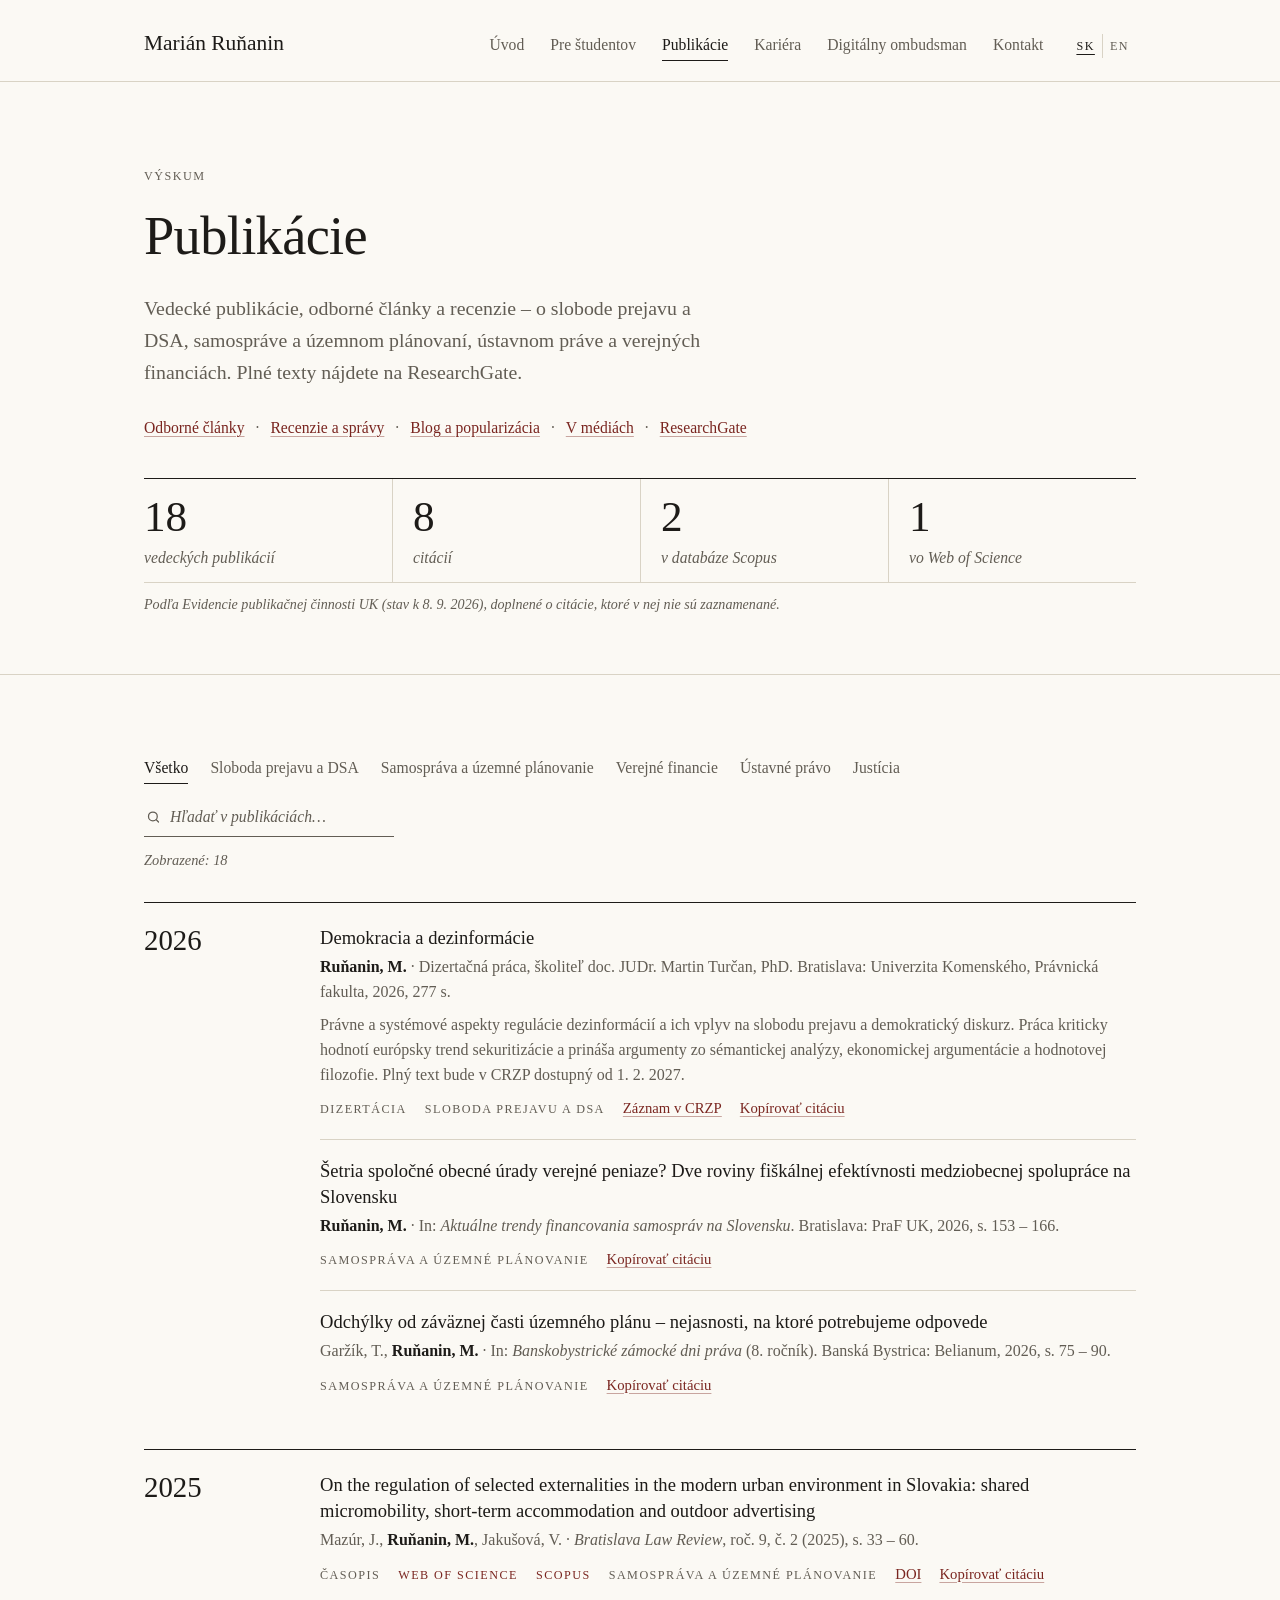
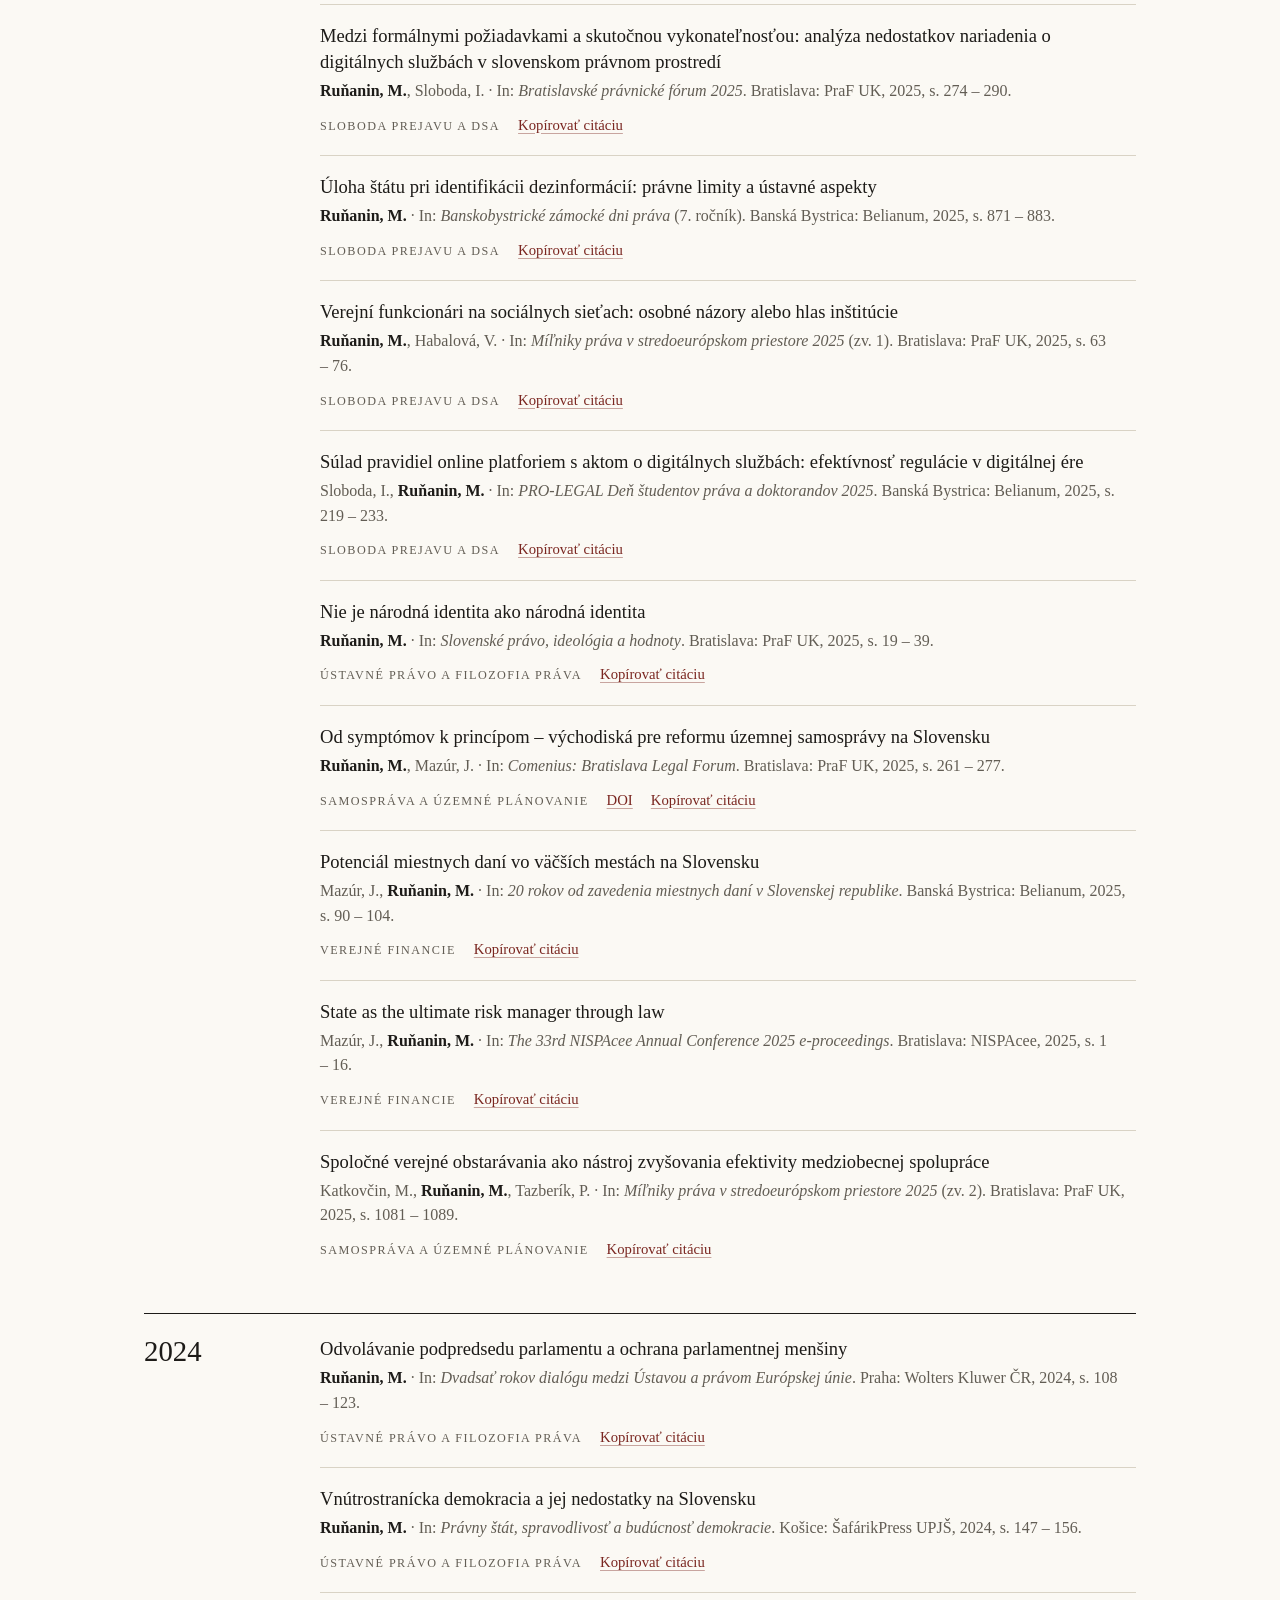
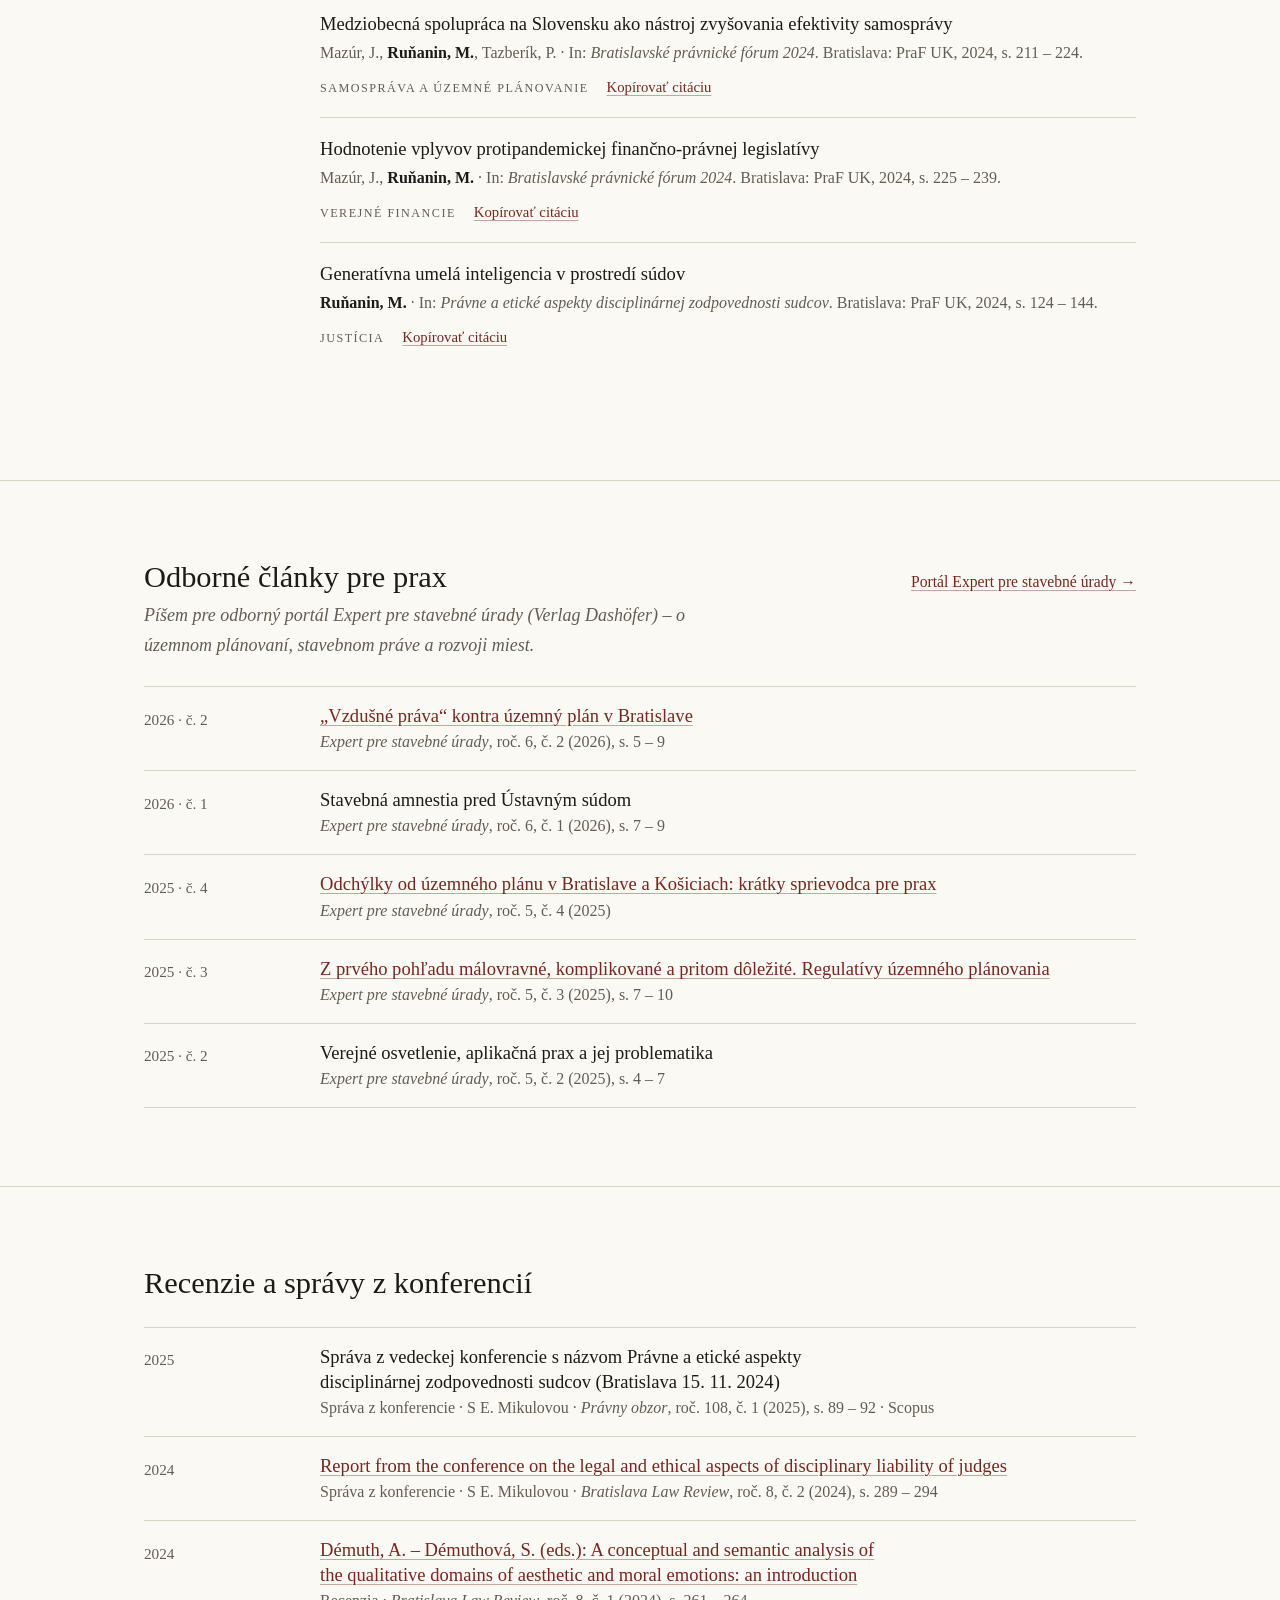
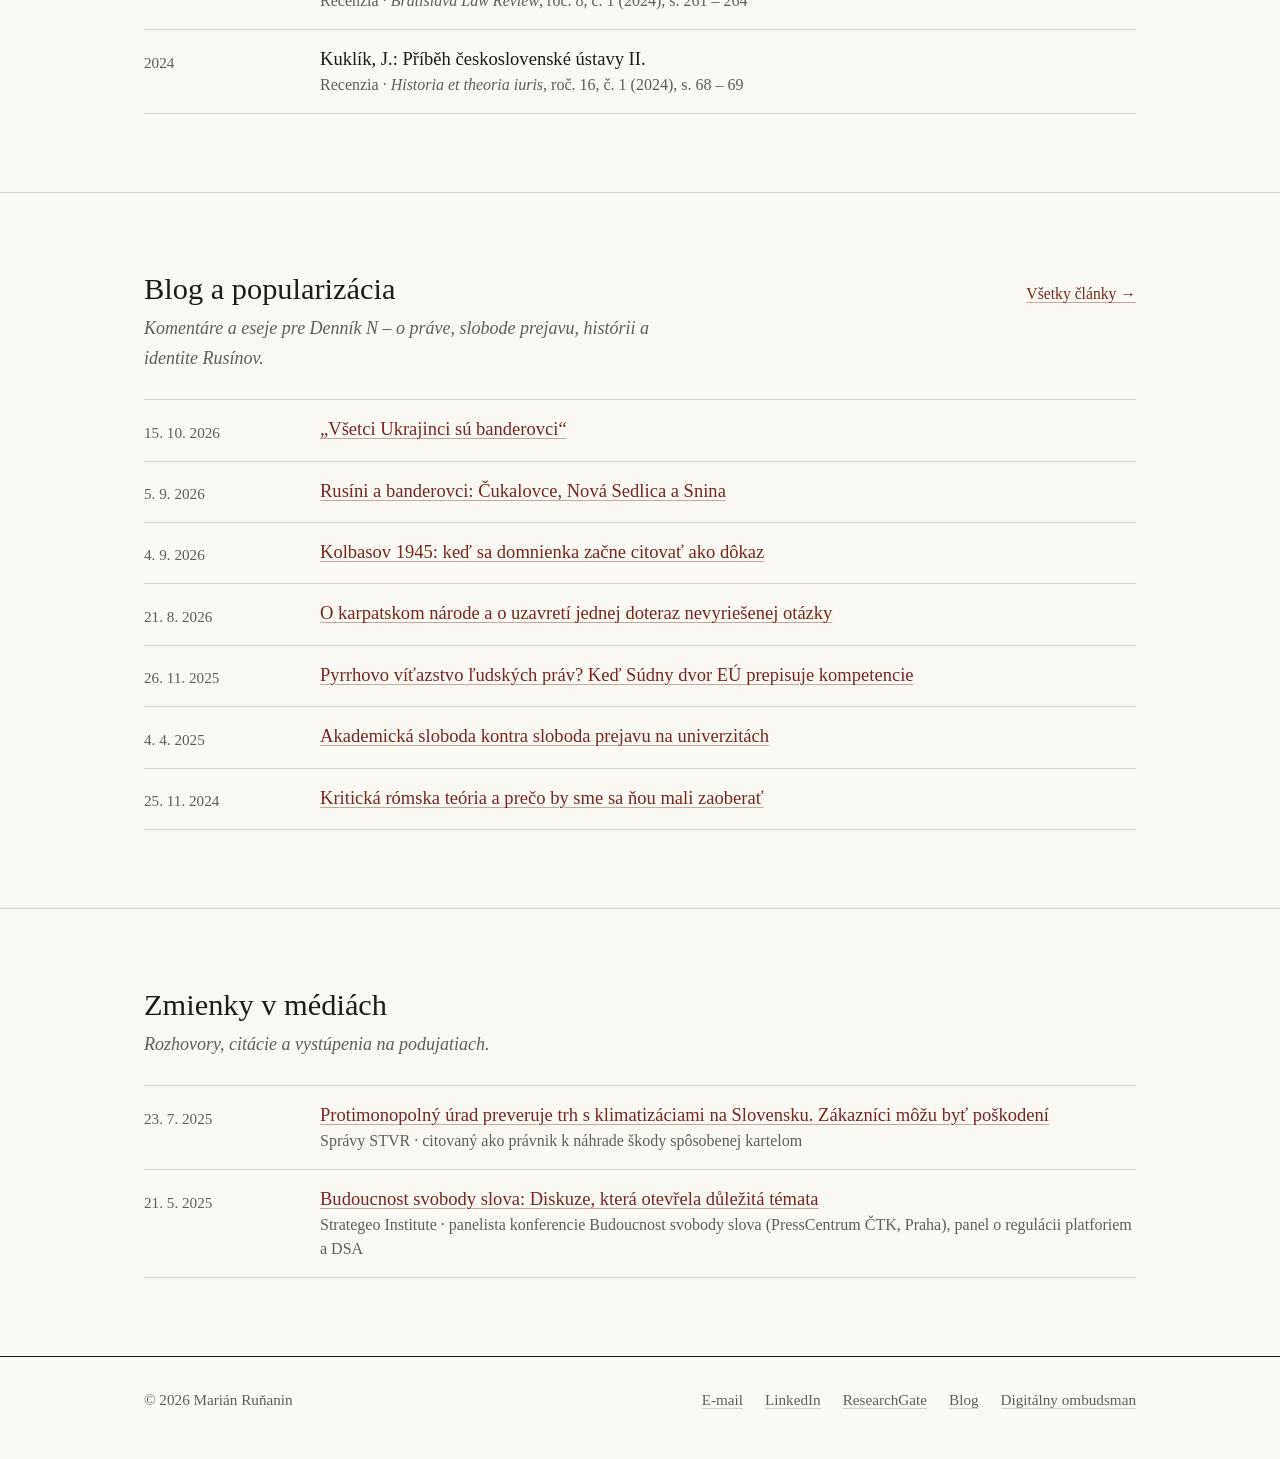
<file: publikacie.html>
<!doctype html>
<html lang="sk" data-lang="sk" data-title-sk="Publikácie – Marián Ruňanin" data-title-en="Publications – Marián Ruňanin">
<head>
  <meta charset="utf-8">
  <meta name="viewport" content="width=device-width, initial-scale=1">
  <title>Publikácie – Marián Ruňanin</title>
  <meta name="description" content="Publikácie Mariána Ruňanina: sloboda prejavu a DSA, samospráva a územné plánovanie, ústavné právo, verejné financie. 18 vedeckých publikácií, 8 citácií, 2 v Scopus.">
  <link rel="canonical" href="https://marianrunanin.sk/publikacie.html">
  <link rel="icon" href="assets/favicon.svg" type="image/svg+xml">
  <link rel="stylesheet" href="assets/style.css">
  <script>try{var l=new URLSearchParams(location.search).get('lang')||localStorage.getItem('lang');if(l==='sk'||l==='en'){document.documentElement.setAttribute('data-lang',l);document.documentElement.lang=l}}catch(e){}</script>
  <script src="assets/main.js" defer></script>
</head>
<body>
<a class="skip" href="#obsah"><span lang="sk">Preskočiť na obsah</span><span lang="en">Skip to content</span></a>

<header class="site-header">
  <div class="container header-inner">
    <a class="brand" href="index.html">Marián Ruňanin</a>
    <button class="nav-toggle" type="button" aria-expanded="false" aria-controls="nav" aria-label="Menu">
      <svg width="20" height="20" viewBox="0 0 24 24" fill="none" stroke="currentColor" stroke-width="2" stroke-linecap="round" aria-hidden="true"><path d="M4 7h16M4 12h16M4 17h16"/></svg>
    </button>
    <nav id="nav" class="nav" aria-label="Hlavná navigácia" data-label-sk="Hlavná navigácia" data-label-en="Main navigation">
      <a href="index.html"><span lang="sk">Úvod</span><span lang="en">Home</span></a>
      <a href="studenti.html"><span lang="sk">Pre študentov</span><span lang="en">Students</span></a>
      <a href="publikacie.html" aria-current="page"><span lang="sk">Publikácie</span><span lang="en">Publications</span></a>
      <a href="kariera.html"><span lang="sk">Kariéra</span><span lang="en">Career</span></a>
      <a href="index.html#digitalny-ombudsman"><span lang="sk">Digitálny ombudsman</span><span lang="en">Digital Ombudsman</span></a>
      <a href="index.html#kontakt"><span lang="sk">Kontakt</span><span lang="en">Contact</span></a>
      <div class="lang-switch" role="group" aria-label="Jazyk / Language">
        <button type="button" data-set-lang="sk" aria-pressed="true">SK</button>
        <button type="button" data-set-lang="en" aria-pressed="false">EN</button>
      </div>
    </nav>
  </div>
</header>

<main id="obsah">

  <section class="page-head">
    <div class="container">
      <p class="eyebrow"><span lang="sk">Výskum</span><span lang="en">Research</span></p>
      <h1><span lang="sk">Publikácie</span><span lang="en">Publications</span></h1>
      <p class="lead">
        <span lang="sk">Vedecké publikácie, odborné články a recenzie – o slobode prejavu a DSA, samospráve a územnom plánovaní, ústavnom práve a verejných financiách. Plné texty nájdete na ResearchGate.</span>
        <span lang="en">Academic publications, professional articles and reviews – on free speech and the DSA, local government and spatial planning, constitutional law and public finance. Most are written in Slovak; full texts are available on ResearchGate.</span>
      </p>
      <ul class="toc">
        <li><a href="#odborne-clanky"><span lang="sk">Odborné články</span><span lang="en">Professional articles</span></a></li>
        <li><a href="#recenzie"><span lang="sk">Recenzie a správy</span><span lang="en">Reviews &amp; reports</span></a></li>
        <li><a href="#blog"><span lang="sk">Blog a popularizácia</span><span lang="en">Blog &amp; public writing</span></a></li>
        <li><a href="#media"><span lang="sk">V médiách</span><span lang="en">In the media</span></a></li>
        <li><a href="https://www.researchgate.net/profile/Marian-Runanin" rel="noopener">ResearchGate</a></li>
      </ul>
      <dl class="metrics">
        <div><dt>18</dt><dd><span lang="sk">vedeckých publikácií</span><span lang="en">academic publications</span></dd></div>
        <div><dt>8</dt><dd><span lang="sk">citácií</span><span lang="en">citations</span></dd></div>
        <div><dt>2</dt><dd><span lang="sk">v databáze Scopus</span><span lang="en">indexed in Scopus</span></dd></div>
        <div><dt>1</dt><dd><span lang="sk">vo Web of Science</span><span lang="en">in Web of Science</span></dd></div>
      </dl>
      <p class="metrics-note"><span lang="sk">Podľa Evidencie publikačnej činnosti UK (stav k 8. 9. 2026), doplnené o citácie, ktoré v nej nie sú zaznamenané.</span><span lang="en">Based on the Comenius University publication register (as of 8 September 2026), supplemented with citations not recorded there.</span></p>
    </div>
  </section>

  <section class="section">
    <div class="container">

      <div class="toolbar">
        <div class="chips" role="group" aria-label="Filtrovať podľa témy" data-label-sk="Filtrovať podľa témy" data-label-en="Filter by topic">
          <button type="button" data-filter="all" aria-pressed="true"><span lang="sk">Všetko</span><span lang="en">All</span></button>
          <button type="button" data-filter="prejav" aria-pressed="false"><span lang="sk">Sloboda prejavu a DSA</span><span lang="en">Free speech &amp; DSA</span></button>
          <button type="button" data-filter="samosprava" aria-pressed="false"><span lang="sk">Samospráva a územné plánovanie</span><span lang="en">Local government &amp; planning</span></button>
          <button type="button" data-filter="financie" aria-pressed="false"><span lang="sk">Verejné financie</span><span lang="en">Public finance</span></button>
          <button type="button" data-filter="ustava" aria-pressed="false"><span lang="sk">Ústavné právo</span><span lang="en">Constitutional law</span></button>
          <button type="button" data-filter="justicia" aria-pressed="false"><span lang="sk">Justícia</span><span lang="en">Judiciary</span></button>
        </div>
        <label class="search">
          <svg viewBox="0 0 24 24" fill="none" stroke="currentColor" stroke-width="2" stroke-linecap="round" aria-hidden="true"><circle cx="11" cy="11" r="7"/><path d="m20 20-3.5-3.5"/></svg>
          <input type="search" data-pub-search placeholder="Hľadať v publikáciách…" data-placeholder-sk="Hľadať v publikáciách…" data-placeholder-en="Search publications…" aria-label="Hľadať" data-label-sk="Hľadať v publikáciách" data-label-en="Search publications">
        </label>
      </div>
      <p class="result-count" aria-live="polite"><span lang="sk">Zobrazené:</span><span lang="en">Showing:</span> <span data-pub-count>18</span></p>

      <div data-pubs>

        <div class="year-group">
          <h2>2026</h2>
          <ul>
            <li class="pub" data-topic="prejav ustava" data-cite="Ruňanin, M.: Demokracia a dezinformácie. Dizertačná práca. Bratislava: Univerzita Komenského v Bratislave, Právnická fakulta, 2026. 277 s.">
              <span class="pub-title">Demokracia a dezinformácie</span>
              <p class="pub-meta"><strong>Ruňanin, M.</strong> · <span lang="sk">Dizertačná práca, školiteľ doc. JUDr. Martin Turčan, PhD.</span><span lang="en">PhD dissertation, supervisor doc. JUDr. Martin Turčan, PhD.</span> Bratislava: <span lang="sk">Univerzita Komenského, Právnická fakulta</span><span lang="en">Comenius University, Faculty of Law</span>, 2026, 277 s.</p>
              <p class="pub-meta pub-abstract"><span lang="sk">Právne a systémové aspekty regulácie dezinformácií a ich vplyv na slobodu prejavu a demokratický diskurz. Práca kriticky hodnotí európsky trend sekuritizácie a prináša argumenty zo sémantickej analýzy, ekonomickej argumentácie a hodnotovej filozofie. Plný text bude v CRZP dostupný od 1. 2. 2027.</span><span lang="en">Democracy and Disinformation – legal and systemic aspects of regulating disinformation and their impact on free speech and democratic discourse. The thesis critically examines the European trend of securitisation and offers arguments from semantic analysis, economic reasoning and value philosophy. Full text available in the Slovak thesis repository (CRZP) from 1 February 2027.</span></p>
              <div class="pub-links">
                <span class="badge"><span lang="sk">Dizertácia</span><span lang="en">Dissertation</span></span><span class="badge"><span lang="sk">Sloboda prejavu a DSA</span><span lang="en">Free speech &amp; DSA</span></span>
                <a href="https://opac.crzp.sk/?fn=detailBiblioForm&amp;sid=490AB1A220388CE10002C74D3A82" rel="noopener"><span lang="sk">Záznam v CRZP</span><span lang="en">CRZP record</span></a>
                <button type="button" class="linklike" data-copy-cite><span lang="sk">Kopírovať citáciu</span><span lang="en">Copy citation</span></button>
              </div>
            </li>
            <li class="pub" data-topic="samosprava financie" data-cite="Ruňanin, M.: Šetria spoločné obecné úrady verejné peniaze? Dve roviny fiškálnej efektívnosti medziobecnej spolupráce na Slovensku. In: Aktuálne trendy financovania samospráv na Slovensku. Bratislava: Právnická fakulta UK, 2026, s. 153 – 166.">
              <span class="pub-title">Šetria spoločné obecné úrady verejné peniaze? Dve roviny fiškálnej efektívnosti medziobecnej spolupráce na Slovensku</span>
              <p class="pub-meta"><strong>Ruňanin, M.</strong> · In: <em>Aktuálne trendy financovania samospráv na Slovensku</em>. Bratislava: PraF UK, 2026, s. 153 – 166.</p>
              <div class="pub-links">
                <span class="badge"><span lang="sk">Samospráva a územné plánovanie</span><span lang="en">Local government &amp; planning</span></span>
                <button type="button" class="linklike" data-copy-cite><span lang="sk">Kopírovať citáciu</span><span lang="en">Copy citation</span></button>
              </div>
            </li>
            <li class="pub" data-topic="samosprava" data-cite="Garžík, T., Ruňanin, M.: Odchýlky od záväznej časti územného plánu – nejasnosti, na ktoré potrebujeme odpovede. In: Banskobystrické zámocké dni práva. Banská Bystrica: Belianum, 2026, s. 75 – 90.">
              <span class="pub-title">Odchýlky od záväznej časti územného plánu – nejasnosti, na ktoré potrebujeme odpovede</span>
              <p class="pub-meta">Garžík, T., <strong>Ruňanin, M.</strong> · In: <em>Banskobystrické zámocké dni práva</em> (8. ročník). Banská Bystrica: Belianum, 2026, s. 75 – 90.</p>
              <div class="pub-links">
                <span class="badge"><span lang="sk">Samospráva a územné plánovanie</span><span lang="en">Local government &amp; planning</span></span>
                <button type="button" class="linklike" data-copy-cite><span lang="sk">Kopírovať citáciu</span><span lang="en">Copy citation</span></button>
              </div>
            </li>
          </ul>
        </div>

        <div class="year-group">
          <h2>2025</h2>
          <ul>
            <li class="pub" data-topic="samosprava" data-cite="Mazúr, J., Ruňanin, M., Jakušová, V.: On the regulation of selected externalities in the modern urban environment in Slovakia: shared micromobility, short-term accommodation and outdoor advertising. Bratislava Law Review, 2025, roč. 9, č. 2, s. 33 – 60. DOI 10.46282/blr.2025.9.2.1114.">
              <span class="pub-title">On the regulation of selected externalities in the modern urban environment in Slovakia: shared micromobility, short-term accommodation and outdoor advertising</span>
              <p class="pub-meta">Mazúr, J., <strong>Ruňanin, M.</strong>, Jakušová, V. · <em>Bratislava Law Review</em>, roč. 9, č. 2 (2025), s. 33 – 60.</p>
              <div class="pub-links">
                <span class="badge"><span lang="sk">Časopis</span><span lang="en">Journal</span></span><span class="badge badge-index">Web of Science</span><span class="badge badge-index">Scopus</span><span class="badge"><span lang="sk">Samospráva a územné plánovanie</span><span lang="en">Local government &amp; planning</span></span>
                <a href="https://doi.org/10.46282/blr.2025.9.2.1114" rel="noopener"><span lang="sk">DOI</span><span lang="en">DOI</span></a>
                <button type="button" class="linklike" data-copy-cite><span lang="sk">Kopírovať citáciu</span><span lang="en">Copy citation</span></button>
              </div>
            </li>
            <li class="pub" data-topic="prejav" data-cite="Ruňanin, M., Sloboda, I.: Medzi formálnymi požiadavkami a skutočnou vykonateľnosťou: analýza nedostatkov nariadenia o digitálnych službách v slovenskom právnom prostredí. In: Bratislavské právnické fórum 2025. Bratislava: Právnická fakulta UK, 2025, s. 274 – 290.">
              <span class="pub-title">Medzi formálnymi požiadavkami a skutočnou vykonateľnosťou: analýza nedostatkov nariadenia o digitálnych službách v slovenskom právnom prostredí</span>
              <p class="pub-meta"><strong>Ruňanin, M.</strong>, Sloboda, I. · In: <em>Bratislavské právnické fórum 2025</em>. Bratislava: PraF UK, 2025, s. 274 – 290.</p>
              <div class="pub-links">
                <span class="badge"><span lang="sk">Sloboda prejavu a DSA</span><span lang="en">Free speech &amp; DSA</span></span>
                <button type="button" class="linklike" data-copy-cite><span lang="sk">Kopírovať citáciu</span><span lang="en">Copy citation</span></button>
              </div>
            </li>
            <li class="pub" data-topic="prejav ustava" data-cite="Ruňanin, M.: Úloha štátu pri identifikácii dezinformácií: právne limity a ústavné aspekty. In: Banskobystrické zámocké dni práva. Banská Bystrica: Belianum, 2025, s. 871 – 883.">
              <span class="pub-title">Úloha štátu pri identifikácii dezinformácií: právne limity a ústavné aspekty</span>
              <p class="pub-meta"><strong>Ruňanin, M.</strong> · In: <em>Banskobystrické zámocké dni práva</em> (7. ročník). Banská Bystrica: Belianum, 2025, s. 871 – 883.</p>
              <div class="pub-links">
                <span class="badge"><span lang="sk">Sloboda prejavu a DSA</span><span lang="en">Free speech &amp; DSA</span></span>
                <button type="button" class="linklike" data-copy-cite><span lang="sk">Kopírovať citáciu</span><span lang="en">Copy citation</span></button>
              </div>
            </li>
            <li class="pub" data-topic="prejav" data-cite="Ruňanin, M., Habalová, V.: Verejní funkcionári na sociálnych sieťach: osobné názory alebo hlas inštitúcie. In: Míľniky práva v stredoeurópskom priestore 2025. Bratislava: Právnická fakulta UK, 2025, s. 63 – 76.">
              <span class="pub-title">Verejní funkcionári na sociálnych sieťach: osobné názory alebo hlas inštitúcie</span>
              <p class="pub-meta"><strong>Ruňanin, M.</strong>, Habalová, V. · In: <em>Míľniky práva v stredoeurópskom priestore 2025</em> (zv. 1). Bratislava: PraF UK, 2025, s. 63 – 76.</p>
              <div class="pub-links">
                <span class="badge"><span lang="sk">Sloboda prejavu a DSA</span><span lang="en">Free speech &amp; DSA</span></span>
                <button type="button" class="linklike" data-copy-cite><span lang="sk">Kopírovať citáciu</span><span lang="en">Copy citation</span></button>
              </div>
            </li>
            <li class="pub" data-topic="prejav" data-cite="Sloboda, I., Ruňanin, M.: Súlad pravidiel online platforiem s aktom o digitálnych službách: efektívnosť regulácie v digitálnej ére. In: Zborník príspevkov z medzinárodnej študentskej vedeckej konferencie PRO-LEGAL Deň študentov práva a doktorandov 2025. Banská Bystrica: Belianum, 2025, s. 219 – 233.">
              <span class="pub-title">Súlad pravidiel online platforiem s aktom o digitálnych službách: efektívnosť regulácie v digitálnej ére</span>
              <p class="pub-meta">Sloboda, I., <strong>Ruňanin, M.</strong> · In: <em>PRO-LEGAL Deň študentov práva a doktorandov 2025</em>. Banská Bystrica: Belianum, 2025, s. 219 – 233.</p>
              <div class="pub-links">
                <span class="badge"><span lang="sk">Sloboda prejavu a DSA</span><span lang="en">Free speech &amp; DSA</span></span>
                <button type="button" class="linklike" data-copy-cite><span lang="sk">Kopírovať citáciu</span><span lang="en">Copy citation</span></button>
              </div>
            </li>
            <li class="pub" data-topic="ustava" data-cite="Ruňanin, M.: Nie je národná identita ako národná identita. In: Turčan, M. (ed.): Slovenské právo, ideológia a hodnoty. Bratislava: Právnická fakulta UK, 2025, s. 19 – 39.">
              <span class="pub-title">Nie je národná identita ako národná identita</span>
              <p class="pub-meta"><strong>Ruňanin, M.</strong> · In: <em>Slovenské právo, ideológia a hodnoty</em>. Bratislava: PraF UK, 2025, s. 19 – 39.</p>
              <div class="pub-links">
                <span class="badge"><span lang="sk">Ústavné právo a filozofia práva</span><span lang="en">Constitutional law &amp; legal philosophy</span></span>
                <button type="button" class="linklike" data-copy-cite><span lang="sk">Kopírovať citáciu</span><span lang="en">Copy citation</span></button>
              </div>
            </li>
            <li class="pub" data-topic="samosprava" data-cite="Ruňanin, M., Mazúr, J.: Od symptómov k princípom – východiská pre reformu územnej samosprávy na Slovensku. In: Comenius: Bratislava Legal Forum. Bratislava: Právnická fakulta UK, 2025, s. 261 – 277. DOI 10.46282/bpf.2025.16.">
              <span class="pub-title">Od symptómov k princípom – východiská pre reformu územnej samosprávy na Slovensku</span>
              <p class="pub-meta"><strong>Ruňanin, M.</strong>, Mazúr, J. · In: <em>Comenius: Bratislava Legal Forum</em>. Bratislava: PraF UK, 2025, s. 261 – 277.</p>
              <div class="pub-links">
                <span class="badge"><span lang="sk">Samospráva a územné plánovanie</span><span lang="en">Local government &amp; planning</span></span>
                <a href="https://doi.org/10.46282/bpf.2025.16" rel="noopener"><span lang="sk">DOI</span><span lang="en">DOI</span></a>
                <button type="button" class="linklike" data-copy-cite><span lang="sk">Kopírovať citáciu</span><span lang="en">Copy citation</span></button>
              </div>
            </li>
            <li class="pub" data-topic="financie samosprava" data-cite="Mazúr, J., Ruňanin, M.: Potenciál miestnych daní vo väčších mestách na Slovensku. In: Zborník príspevkov z medzinárodnej vedeckej konferencie 20 rokov od zavedenia miestnych daní v Slovenskej republike. Banská Bystrica: Belianum, 2025, s. 90 – 104.">
              <span class="pub-title">Potenciál miestnych daní vo väčších mestách na Slovensku</span>
              <p class="pub-meta">Mazúr, J., <strong>Ruňanin, M.</strong> · In: <em>20 rokov od zavedenia miestnych daní v Slovenskej republike</em>. Banská Bystrica: Belianum, 2025, s. 90 – 104.</p>
              <div class="pub-links">
                <span class="badge"><span lang="sk">Verejné financie</span><span lang="en">Public finance</span></span>
                <button type="button" class="linklike" data-copy-cite><span lang="sk">Kopírovať citáciu</span><span lang="en">Copy citation</span></button>
              </div>
            </li>
            <li class="pub" data-topic="financie" data-cite="Mazúr, J., Ruňanin, M.: State as the ultimate risk manager through law. In: The 33rd NISPAcee Annual Conference 2025 e-proceedings. Bratislava: NISPAcee, 2025, s. 1 – 16.">
              <span class="pub-title">State as the ultimate risk manager through law</span>
              <p class="pub-meta">Mazúr, J., <strong>Ruňanin, M.</strong> · In: <em>The 33rd NISPAcee Annual Conference 2025 e-proceedings</em>. Bratislava: NISPAcee, 2025, s. 1 – 16.</p>
              <div class="pub-links">
                <span class="badge"><span lang="sk">Verejné financie</span><span lang="en">Public finance</span></span>
                <button type="button" class="linklike" data-copy-cite><span lang="sk">Kopírovať citáciu</span><span lang="en">Copy citation</span></button>
              </div>
            </li>
            <li class="pub" data-topic="samosprava" data-cite="Katkovčin, M., Ruňanin, M., Tazberík, P.: Spoločné verejné obstarávania ako nástroj zvyšovania efektivity medziobecnej spolupráce. In: Míľniky práva v stredoeurópskom priestore 2025. Bratislava: Právnická fakulta UK, 2025, s. 1081 – 1089.">
              <span class="pub-title">Spoločné verejné obstarávania ako nástroj zvyšovania efektivity medziobecnej spolupráce</span>
              <p class="pub-meta">Katkovčin, M., <strong>Ruňanin, M.</strong>, Tazberík, P. · In: <em>Míľniky práva v stredoeurópskom priestore 2025</em> (zv. 2). Bratislava: PraF UK, 2025, s. 1081 – 1089.</p>
              <div class="pub-links">
                <span class="badge"><span lang="sk">Samospráva a územné plánovanie</span><span lang="en">Local government &amp; planning</span></span>
                <button type="button" class="linklike" data-copy-cite><span lang="sk">Kopírovať citáciu</span><span lang="en">Copy citation</span></button>
              </div>
            </li>
          </ul>
        </div>

        <div class="year-group">
          <h2>2024</h2>
          <ul>
            <li class="pub" data-topic="ustava" data-cite="Ruňanin, M.: Odvolávanie podpredsedu parlamentu a ochrana parlamentnej menšiny. In: Dvadsať rokov dialógu medzi Ústavou a právom Európskej únie. Praha: Wolters Kluwer ČR, 2024, s. 108 – 123.">
              <span class="pub-title">Odvolávanie podpredsedu parlamentu a ochrana parlamentnej menšiny</span>
              <p class="pub-meta"><strong>Ruňanin, M.</strong> · In: <em>Dvadsať rokov dialógu medzi Ústavou a právom Európskej únie</em>. Praha: Wolters Kluwer ČR, 2024, s. 108 – 123.</p>
              <div class="pub-links">
                <span class="badge"><span lang="sk">Ústavné právo a filozofia práva</span><span lang="en">Constitutional law &amp; legal philosophy</span></span>
                <button type="button" class="linklike" data-copy-cite><span lang="sk">Kopírovať citáciu</span><span lang="en">Copy citation</span></button>
              </div>
            </li>
            <li class="pub" data-topic="ustava" data-cite="Ruňanin, M.: Vnútrostranícka demokracia a jej nedostatky na Slovensku. In: Právny štát, spravodlivosť a budúcnosť demokracie. Košice: ŠafárikPress UPJŠ, 2024, s. 147 – 156.">
              <span class="pub-title">Vnútrostranícka demokracia a jej nedostatky na Slovensku</span>
              <p class="pub-meta"><strong>Ruňanin, M.</strong> · In: <em>Právny štát, spravodlivosť a budúcnosť demokracie</em>. Košice: ŠafárikPress UPJŠ, 2024, s. 147 – 156.</p>
              <div class="pub-links">
                <span class="badge"><span lang="sk">Ústavné právo a filozofia práva</span><span lang="en">Constitutional law &amp; legal philosophy</span></span>
                <button type="button" class="linklike" data-copy-cite><span lang="sk">Kopírovať citáciu</span><span lang="en">Copy citation</span></button>
              </div>
            </li>
            <li class="pub" data-topic="samosprava" data-cite="Mazúr, J., Ruňanin, M., Tazberík, P.: Medziobecná spolupráca na Slovensku ako nástroj zvyšovania efektivity samosprávy. In: Bratislavské právnické fórum 2024. Bratislava: Právnická fakulta UK, 2024, s. 211 – 224.">
              <span class="pub-title">Medziobecná spolupráca na Slovensku ako nástroj zvyšovania efektivity samosprávy</span>
              <p class="pub-meta">Mazúr, J., <strong>Ruňanin, M.</strong>, Tazberík, P. · In: <em>Bratislavské právnické fórum 2024</em>. Bratislava: PraF UK, 2024, s. 211 – 224.</p>
              <div class="pub-links">
                <span class="badge"><span lang="sk">Samospráva a územné plánovanie</span><span lang="en">Local government &amp; planning</span></span>
                <button type="button" class="linklike" data-copy-cite><span lang="sk">Kopírovať citáciu</span><span lang="en">Copy citation</span></button>
              </div>
            </li>
            <li class="pub" data-topic="financie" data-cite="Mazúr, J., Ruňanin, M.: Hodnotenie vplyvov protipandemickej finančno-právnej legislatívy. In: Bratislavské právnické fórum 2024. Bratislava: Právnická fakulta UK, 2024, s. 225 – 239.">
              <span class="pub-title">Hodnotenie vplyvov protipandemickej finančno-právnej legislatívy</span>
              <p class="pub-meta">Mazúr, J., <strong>Ruňanin, M.</strong> · In: <em>Bratislavské právnické fórum 2024</em>. Bratislava: PraF UK, 2024, s. 225 – 239.</p>
              <div class="pub-links">
                <span class="badge"><span lang="sk">Verejné financie</span><span lang="en">Public finance</span></span>
                <button type="button" class="linklike" data-copy-cite><span lang="sk">Kopírovať citáciu</span><span lang="en">Copy citation</span></button>
              </div>
            </li>
            <li class="pub" data-topic="justicia" data-cite="Ruňanin, M.: Generatívna umelá inteligencia v prostredí súdov. In: Právne a etické aspekty disciplinárnej zodpovednosti sudcov. Bratislava: Právnická fakulta UK, 2024, s. 124 – 144.">
              <span class="pub-title">Generatívna umelá inteligencia v prostredí súdov</span>
              <p class="pub-meta"><strong>Ruňanin, M.</strong> · In: <em>Právne a etické aspekty disciplinárnej zodpovednosti sudcov</em>. Bratislava: PraF UK, 2024, s. 124 – 144.</p>
              <div class="pub-links">
                <span class="badge"><span lang="sk">Justícia</span><span lang="en">Judiciary</span></span>
                <button type="button" class="linklike" data-copy-cite><span lang="sk">Kopírovať citáciu</span><span lang="en">Copy citation</span></button>
              </div>
            </li>
          </ul>
        </div>

      </div>
      <p class="empty" data-pub-empty hidden><span lang="sk">Žiadna publikácia nezodpovedá hľadaniu.</span><span lang="en">No publications match your search.</span></p>
    </div>
  </section>

  <!-- ===== Odborné články ===== -->
  <section class="section" id="odborne-clanky">
    <div class="container">
      <div class="section-head">
        <div>
          <h2><span lang="sk">Odborné články pre prax</span><span lang="en">Articles for practitioners</span></h2>
          <p><span lang="sk">Píšem pre odborný portál Expert pre stavebné úrady (Verlag Dashöfer) – o územnom plánovaní, stavebnom práve a rozvoji miest.</span><span lang="en">I write for the professional journal Expert pre stavebné úrady (Verlag Dashöfer) on spatial planning, building law and urban development (in Slovak).</span></p>
        </div>
        <a class="more" href="https://expertprestavebneurady.dashofer.sk/onb/" rel="noopener"><span lang="sk">Portál Expert pre stavebné úrady</span><span lang="en">Visit the journal</span> →</a>
      </div>
      <ul class="rows">
        <li>
          <span class="when">2026 · č. 2</span>
          <div>
            <h3><a href="https://expertprestavebneurady.dashofer.sk/onb/vzdusne-prava-kontra-uzemny-plan-v-bratislave-uniqueidmRRWSbk196FPkyDafLfWAHl7gqcaKitC7eNebR_94ab_p0QLadHxSQ/" rel="noopener">„Vzdušné práva“ kontra územný plán v Bratislave</a></h3>
            <p class="where"><em>Expert pre stavebné úrady</em>, roč. 6, č. 2 (2026), s. 5 – 9</p>
          </div>
        </li>
        <li>
          <span class="when">2026 · č. 1</span>
          <div>
            <h3>Stavebná amnestia pred Ústavným súdom</h3>
            <p class="where"><em>Expert pre stavebné úrady</em>, roč. 6, č. 1 (2026), s. 7 – 9</p>
          </div>
        </li>
        <li>
          <span class="when">2025 · č. 4</span>
          <div>
            <h3><a href="https://expertprestavebneurady.dashofer.sk/onb/33/odchylky-od-uzemneho-planu-v-bratislave-a-kosiciach-kratky-sprievodca-pre-prax-uniqueidmRRWSbk196FPkyDafLfWAHl7gqcaKitC7eNebR_94abR_KEReQt4kg/" rel="noopener">Odchýlky od územného plánu v Bratislave a Košiciach: krátky sprievodca pre prax</a></h3>
            <p class="where"><em>Expert pre stavebné úrady</em>, roč. 5, č. 4 (2025)</p>
          </div>
        </li>
        <li>
          <span class="when">2025 · č. 3</span>
          <div>
            <h3><a href="https://expertprestavebneurady.dashofer.sk/onb/33/z-prveho-pohladu-malovravne-komplikovane-a-pritom-dolezite-regulativy-uzemneho-planovania-uniqueidmRRWSbk196FPkyDafLfWAHl7gqcaKitC7eNebR_94abLsWOaOlR8pA/" rel="noopener">Z prvého pohľadu málovravné, komplikované a pritom dôležité. Regulatívy územného plánovania</a></h3>
            <p class="where"><em>Expert pre stavebné úrady</em>, roč. 5, č. 3 (2025), s. 7 – 10</p>
          </div>
        </li>
        <li>
          <span class="when">2025 · č. 2</span>
          <div>
            <h3>Verejné osvetlenie, aplikačná prax a jej problematika</h3>
            <p class="where"><em>Expert pre stavebné úrady</em>, roč. 5, č. 2 (2025), s. 4 – 7</p>
          </div>
        </li>
      </ul>
    </div>
  </section>

  <!-- ===== Recenzie a správy ===== -->
  <section class="section" id="recenzie">
    <div class="container">
      <div class="section-head">
        <div>
          <h2><span lang="sk">Recenzie a správy z konferencií</span><span lang="en">Reviews &amp; conference reports</span></h2>
        </div>
      </div>
      <ul class="rows">
        <li>
          <span class="when">2025</span>
          <div>
            <h3>Správa z vedeckej konferencie s názvom Právne a etické aspekty disciplinárnej zodpovednosti sudcov (Bratislava 15. 11. 2024)</h3>
            <p class="where"><span lang="sk">Správa z konferencie</span><span lang="en">Conference report</span> · S E. Mikulovou · <em>Právny obzor</em>, roč. 108, č. 1 (2025), s. 89 – 92 · Scopus</p>
          </div>
        </li>
        <li>
          <span class="when">2024</span>
          <div>
            <h3><a href="https://doi.org/10.46282/blr.2024.8.2.953" rel="noopener">Report from the conference on the legal and ethical aspects of disciplinary liability of judges</a></h3>
            <p class="where"><span lang="sk">Správa z konferencie</span><span lang="en">Conference report</span> · S E. Mikulovou · <em>Bratislava Law Review</em>, roč. 8, č. 2 (2024), s. 289 – 294</p>
          </div>
        </li>
        <li>
          <span class="when">2024</span>
          <div>
            <h3><a href="https://doi.org/10.46282/blr.2024.8.1.881" rel="noopener">Démuth, A. – Démuthová, S. (eds.): A conceptual and semantic analysis of the qualitative domains of aesthetic and moral emotions: an introduction</a></h3>
            <p class="where"><span lang="sk">Recenzia</span><span lang="en">Book review</span> · <em>Bratislava Law Review</em>, roč. 8, č. 1 (2024), s. 261 – 264</p>
          </div>
        </li>
        <li>
          <span class="when">2024</span>
          <div>
            <h3>Kuklík, J.: Příběh československé ústavy II.</h3>
            <p class="where"><span lang="sk">Recenzia</span><span lang="en">Book review</span> · <em>Historia et theoria iuris</em>, roč. 16, č. 1 (2024), s. 68 – 69</p>
          </div>
        </li>
      </ul>
    </div>
  </section>

  <!-- ===== Blog ===== -->
  <section class="section" id="blog">
    <div class="container">
      <div class="section-head">
        <div>
          <h2><span lang="sk">Blog a popularizácia</span><span lang="en">Blog &amp; public writing</span></h2>
          <p><span lang="sk">Komentáre a eseje pre Denník N – o práve, slobode prejavu, histórii a identite Rusínov.</span><span lang="en">Commentary and essays for Denník N (in Slovak) – on law, free speech, history and Rusyn identity.</span></p>
        </div>
        <a class="more" href="https://dennikn.sk/autor/marian-runanin/" rel="noopener"><span lang="sk">Všetky články</span><span lang="en">All posts</span> →</a>
      </div>
      <ul class="rows">
        <li>
          <time class="when" datetime="2026-10-15">15. 10. 2026</time>
          <div><h3><a href="https://dennikn.sk/blog/5625166/vsetci-ukrajinci-su-banderovci/" rel="noopener">„Všetci Ukrajinci sú banderovci“</a></h3></div>
        </li>
        <li>
          <time class="when" datetime="2026-09-05">5. 9. 2026</time>
          <div><h3><a href="https://dennikn.sk/blog/5543897/rusini-a-banderovci-cukalovce-nova-sedlica-a-snina/" rel="noopener">Rusíni a banderovci: Čukalovce, Nová Sedlica a Snina</a></h3></div>
        </li>
        <li>
          <time class="when" datetime="2026-09-04">4. 9. 2026</time>
          <div><h3><a href="https://dennikn.sk/blog/5541442/kolbasov-1945-ked-sa-domnienka-zacne-citovat-ako-dokaz/" rel="noopener">Kolbasov 1945: keď sa domnienka začne citovať ako dôkaz</a></h3></div>
        </li>
        <li>
          <time class="when" datetime="2026-08-21">21. 8. 2026</time>
          <div><h3><a href="https://dennikn.sk/blog/5517518/o-karpatskom-narode-a-o-uzavreti-jednej-doteraz-nevyriesenej-otazky-2/" rel="noopener">O karpatskom národe a o uzavretí jednej doteraz nevyriešenej otázky</a></h3></div>
        </li>
        <li>
          <time class="when" datetime="2025-11-26">26. 11. 2025</time>
          <div><h3><a href="https://dennikn.sk/blog/4991789/pyrrhovo-vitazstvo-ludskych-prav-ked-sudny-dvor-eu-prepisuje-kompetencie/" rel="noopener">Pyrrhovo víťazstvo ľudských práv? Keď Súdny dvor EÚ prepisuje kompetencie</a></h3></div>
        </li>
        <li>
          <time class="when" datetime="2025-04-04">4. 4. 2025</time>
          <div><h3><a href="https://dennikn.sk/blog/4564788/akademicka-sloboda-kontra-sloboda-prejavu-na-univerzitach/" rel="noopener">Akademická sloboda kontra sloboda prejavu na univerzitách</a></h3></div>
        </li>
        <li>
          <time class="when" datetime="2024-11-25">25. 11. 2024</time>
          <div><h3><a href="https://dennikn.sk/blog/4325961/kriticka-romska-teoria-a-preco-by-sme-sa-nou-mali-zaoberat/" rel="noopener">Kritická rómska teória a prečo by sme sa ňou mali zaoberať</a></h3></div>
        </li>
      </ul>
    </div>
  </section>

  <!-- ===== Zmienky v médiách ===== -->
  <section class="section" id="media">
    <div class="container">
      <div class="section-head">
        <div>
          <h2><span lang="sk">Zmienky v médiách</span><span lang="en">In the media</span></h2>
          <p><span lang="sk">Rozhovory, citácie a vystúpenia na podujatiach.</span><span lang="en">Interviews, quotes and public talks.</span></p>
        </div>
      </div>
      <ul class="rows">
        <li>
          <time class="when" datetime="2025-07-23">23. 7. 2025</time>
          <div>
            <h3><a href="https://spravy.stvr.sk/2025/07/protimonopolny-urad-preveruje-trh-s-klimatizaciami-na-slovensku-zakaznici-mozu-byt-poskodeni/" rel="noopener">Protimonopolný úrad preveruje trh s klimatizáciami na Slovensku. Zákazníci môžu byť poškodení</a></h3>
            <p class="where"><span lang="sk">Správy STVR · citovaný ako právnik k náhrade škody spôsobenej kartelom</span><span lang="en">STVR News (Slovak public broadcaster) · quoted as a lawyer on compensation for cartel damages</span></p>
          </div>
        </li>
        <li>
          <time class="when" datetime="2025-05-21">21. 5. 2025</time>
          <div>
            <h3><a href="https://www.strategeo.cz/budoucnost-svobody-slova-diskuze-ktera-otevrela-dulezita-temata" rel="noopener">Budoucnost svobody slova: Diskuze, která otevřela důležitá témata</a></h3>
            <p class="where"><span lang="sk">Strategeo Institute · panelista konferencie Budoucnost svobody slova (PressCentrum ČTK, Praha), panel o regulácii platforiem a DSA</span><span lang="en">Strategeo Institute · panellist at the Future of Free Speech conference (ČTK PressCentre, Prague), panel on platform regulation and the DSA</span></p>
          </div>
        </li>
      </ul>
    </div>
  </section>

</main>

<footer class="site-footer">
  <div class="container footer-inner">
    <p>© <span data-year>2026</span> Marián Ruňanin</p>
    <div class="footer-links">
      <a href="mailto:marian.runanin@flaw.uniba.sk">E-mail</a>
      <a href="https://www.linkedin.com/in/mari%C3%A1n-ru%C5%88anin-a3080412b/" rel="noopener">LinkedIn</a>
      <a href="https://www.researchgate.net/profile/Marian-Runanin" rel="noopener">ResearchGate</a>
      <a href="https://dennikn.sk/autor/marian-runanin/" rel="noopener">Blog</a>
      <a href="https://www.digitalniombudsman.cz/sk/domov" rel="noopener"><span lang="sk">Digitálny ombudsman</span><span lang="en">Digital Ombudsman</span></a>
    </div>
  </div>
</footer>
</body>
</html>
</file>
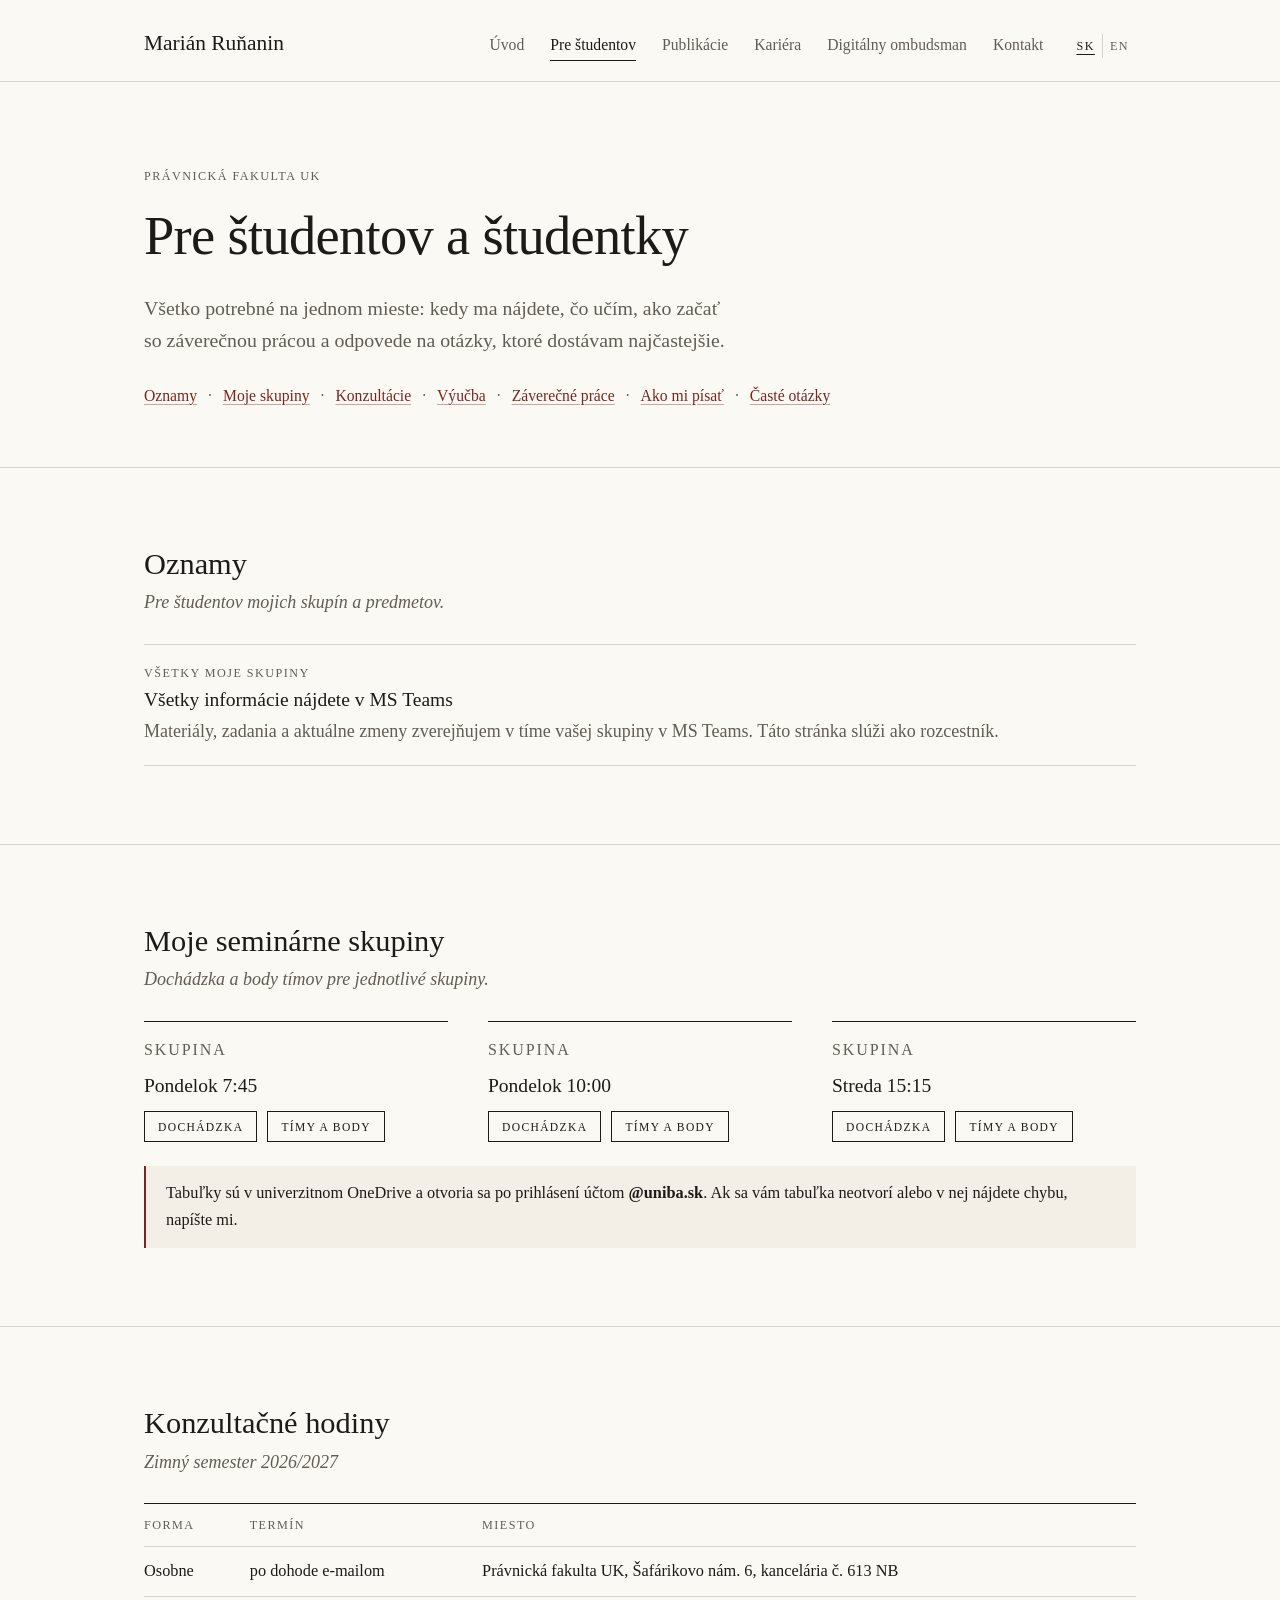
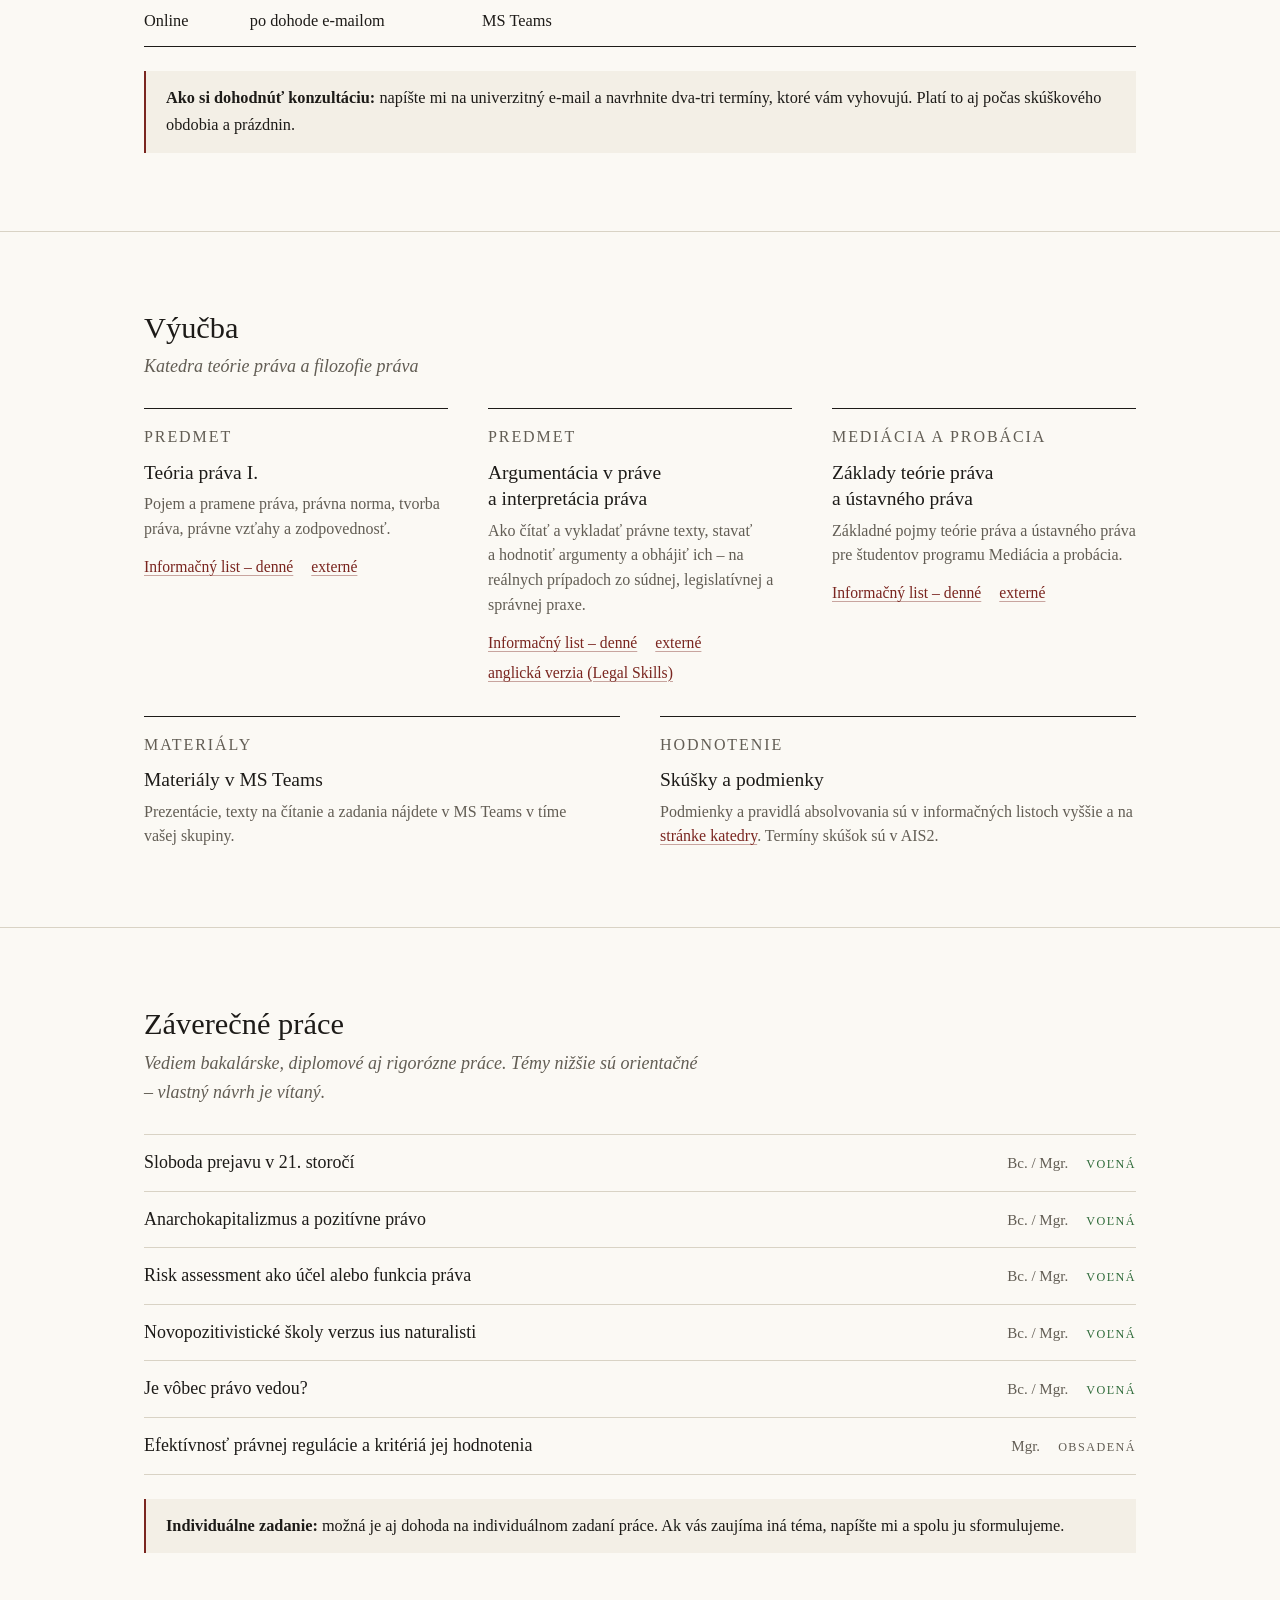
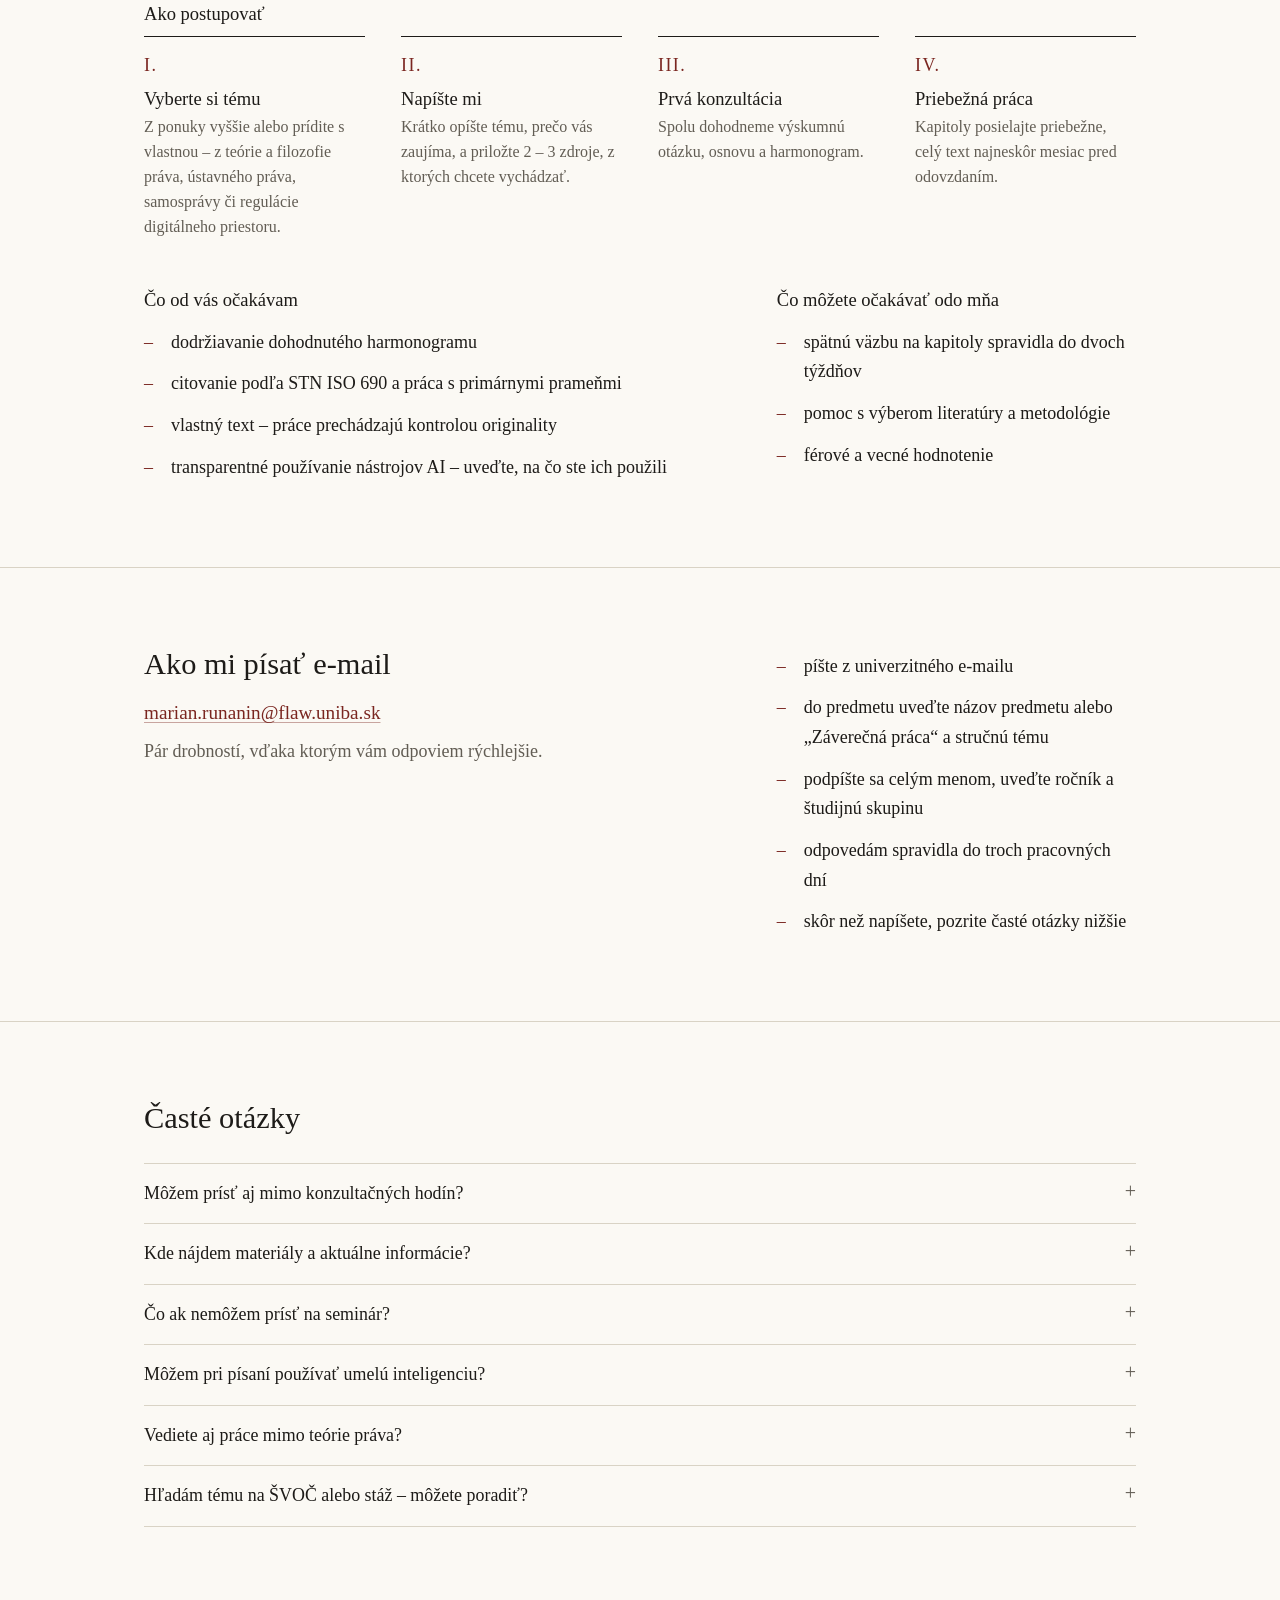
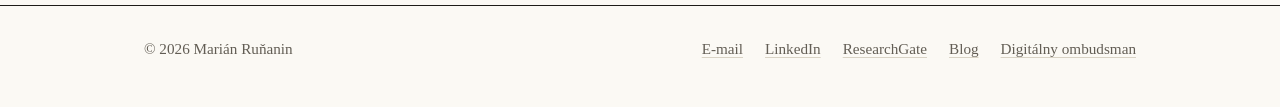
<file: studenti.html>
<!doctype html>
<html lang="sk" data-lang="sk" data-title-sk="Pre študentov a študentky – Marián Ruňanin" data-title-en="For students – Marián Ruňanin">
<head>
  <meta charset="utf-8">
  <meta name="viewport" content="width=device-width, initial-scale=1">
  <title>Pre študentov a študentky – Marián Ruňanin</title>
  <meta name="description" content="Konzultačné hodiny, výučba teórie práva, právnej argumentácie a interpretácie, témy záverečných prác a časté otázky – informácie pre študentov a študentky Právnickej fakulty UK.">
  <link rel="canonical" href="https://marianrunanin.sk/studenti.html">
  <link rel="icon" href="assets/favicon.svg" type="image/svg+xml">
  <link rel="stylesheet" href="assets/style.css">
  <script>try{var l=new URLSearchParams(location.search).get('lang')||localStorage.getItem('lang');if(l==='sk'||l==='en'){document.documentElement.setAttribute('data-lang',l);document.documentElement.lang=l}}catch(e){}</script>
  <script src="assets/main.js" defer></script>
</head>
<body>
<a class="skip" href="#obsah"><span lang="sk">Preskočiť na obsah</span><span lang="en">Skip to content</span></a>

<header class="site-header">
  <div class="container header-inner">
    <a class="brand" href="index.html">Marián Ruňanin</a>
    <button class="nav-toggle" type="button" aria-expanded="false" aria-controls="nav" aria-label="Menu">
      <svg width="20" height="20" viewBox="0 0 24 24" fill="none" stroke="currentColor" stroke-width="2" stroke-linecap="round" aria-hidden="true"><path d="M4 7h16M4 12h16M4 17h16"/></svg>
    </button>
    <nav id="nav" class="nav" aria-label="Hlavná navigácia" data-label-sk="Hlavná navigácia" data-label-en="Main navigation">
      <a href="index.html"><span lang="sk">Úvod</span><span lang="en">Home</span></a>
      <a href="studenti.html" aria-current="page"><span lang="sk">Pre študentov</span><span lang="en">Students</span></a>
      <a href="publikacie.html"><span lang="sk">Publikácie</span><span lang="en">Publications</span></a>
      <a href="kariera.html"><span lang="sk">Kariéra</span><span lang="en">Career</span></a>
      <a href="index.html#digitalny-ombudsman"><span lang="sk">Digitálny ombudsman</span><span lang="en">Digital Ombudsman</span></a>
      <a href="index.html#kontakt"><span lang="sk">Kontakt</span><span lang="en">Contact</span></a>
      <div class="lang-switch" role="group" aria-label="Jazyk / Language">
        <button type="button" data-set-lang="sk" aria-pressed="true">SK</button>
        <button type="button" data-set-lang="en" aria-pressed="false">EN</button>
      </div>
    </nav>
  </div>
</header>

<main id="obsah">

  <section class="page-head">
    <div class="container">
      <p class="eyebrow"><span lang="sk">Právnická fakulta UK</span><span lang="en">Comenius University Faculty of Law</span></p>
      <h1><span lang="sk">Pre študentov a študentky</span><span lang="en">For students</span></h1>
      <p class="lead">
        <span lang="sk">Všetko potrebné na jednom mieste: kedy ma nájdete, čo učím, ako začať so záverečnou prácou a odpovede na otázky, ktoré dostávam najčastejšie.</span>
        <span lang="en">Everything in one place: when to find me, what I teach, how to start a thesis and answers to the questions I get most often. Erasmus students are welcome – I am happy to consult in English.</span>
      </p>
      <ul class="toc">
        <li><a href="#oznamy"><span lang="sk">Oznamy</span><span lang="en">Announcements</span></a></li>
        <li><a href="#skupiny"><span lang="sk">Moje skupiny</span><span lang="en">My groups</span></a></li>
        <li><a href="#konzultacie"><span lang="sk">Konzultácie</span><span lang="en">Office hours</span></a></li>
        <li><a href="#vyucba"><span lang="sk">Výučba</span><span lang="en">Teaching</span></a></li>
        <li><a href="#zaverecne-prace"><span lang="sk">Záverečné práce</span><span lang="en">Theses</span></a></li>
        <li><a href="#email"><span lang="sk">Ako mi písať</span><span lang="en">E-mail etiquette</span></a></li>
        <li><a href="#faq"><span lang="sk">Časté otázky</span><span lang="en">FAQ</span></a></li>
      </ul>
    </div>
  </section>

  <!-- ===== Oznamy ===== -->
  <section class="section" id="oznamy">
    <div class="container">
      <div class="section-head">
        <div>
          <h2><span lang="sk">Oznamy</span><span lang="en">Announcements</span></h2>
          <p><span lang="sk">Pre študentov mojich skupín a predmetov.</span><span lang="en">For students in my groups and courses.</span></p>
        </div>
      </div>
      <div class="notices">
        <!-- Oznam sa po dátume v data-expires sám skryje -->
        <article class="notice notice-important" data-expires="2026-11-05">
          <p class="notice-meta"><time datetime="2026-10-28">28. 10. 2026</time> · <span lang="sk">Základy teórie práva a ústavného práva (Mediácia a probácia)</span><span lang="en">Foundations of Legal Theory and Constitutional Law (Mediation and Probation)</span></p>
          <h3><span lang="sk">Zápočet vo štvrtok 5. 11. 2026</span><span lang="en">Credit test on Thursday 5 November 2026</span></h3>
          <p><span lang="sk">Učte sa z tém, ktoré sme prebrali na hodinách. Materiály nájdete v MS Teams.</span><span lang="en">Study the topics we have covered in class. Materials are available in MS Teams.</span></p>
        </article>
        <article class="notice">
          <p class="notice-meta"><span lang="sk">Všetky moje skupiny</span><span lang="en">All my groups</span></p>
          <h3><span lang="sk">Všetky informácie nájdete v MS Teams</span><span lang="en">All information is in MS Teams</span></h3>
          <p><span lang="sk">Materiály, zadania a aktuálne zmeny zverejňujem v tíme vašej skupiny v MS Teams. Táto stránka slúži ako rozcestník.</span><span lang="en">I post materials, assignments and any changes in your group’s team in MS Teams. This page is just a signpost.</span></p>
        </article>
      </div>
    </div>
  </section>

  <!-- ===== Moje skupiny ===== -->
  <section class="section" id="skupiny">
    <div class="container">
      <div class="section-head">
        <div>
          <h2><span lang="sk">Moje seminárne skupiny</span><span lang="en">My seminar groups</span></h2>
          <p><span lang="sk">Dochádzka a body tímov pre jednotlivé skupiny.</span><span lang="en">Attendance and team points for each group.</span></p>
        </div>
      </div>
      <div class="grid">
        <div class="card">
          <p class="kicker"><span lang="sk">Skupina</span><span lang="en">Group</span></p>
          <h3><span lang="sk">Pondelok 7:45</span><span lang="en">Monday 7:45</span></h3>
          <div class="group-links">
            <a class="btn" href="https://liveuniba-my.sharepoint.com/personal/runanin1_uniba_sk/Documents/Po745_dochadzka_ZDIELAT.xlsx?web=1" target="_blank" rel="noopener nofollow"><span lang="sk">Dochádzka</span><span lang="en">Attendance</span></a>
            <a class="btn" href="https://liveuniba-my.sharepoint.com/personal/runanin1_uniba_sk/Documents/Po745_timy_a_body.xlsx?web=1" target="_blank" rel="noopener nofollow"><span lang="sk">Tímy a body</span><span lang="en">Teams &amp; points</span></a>
          </div>
        </div>
        <div class="card">
          <p class="kicker"><span lang="sk">Skupina</span><span lang="en">Group</span></p>
          <h3><span lang="sk">Pondelok 10:00</span><span lang="en">Monday 10:00</span></h3>
          <div class="group-links">
            <a class="btn" href="https://liveuniba-my.sharepoint.com/personal/runanin1_uniba_sk/Documents/Po1000_dochadzka.xlsx?web=1" target="_blank" rel="noopener nofollow"><span lang="sk">Dochádzka</span><span lang="en">Attendance</span></a>
            <a class="btn" href="https://liveuniba-my.sharepoint.com/personal/runanin1_uniba_sk/Documents/Po1000_timy_a_body.xlsx?web=1" target="_blank" rel="noopener nofollow"><span lang="sk">Tímy a body</span><span lang="en">Teams &amp; points</span></a>
          </div>
        </div>
        <div class="card">
          <p class="kicker"><span lang="sk">Skupina</span><span lang="en">Group</span></p>
          <h3><span lang="sk">Streda 15:15</span><span lang="en">Wednesday 15:15</span></h3>
          <div class="group-links">
            <a class="btn" href="https://liveuniba-my.sharepoint.com/personal/runanin1_uniba_sk/Documents/St1515_dochadzka.xlsx?web=1" target="_blank" rel="noopener nofollow"><span lang="sk">Dochádzka</span><span lang="en">Attendance</span></a>
            <a class="btn" href="https://liveuniba-my.sharepoint.com/personal/runanin1_uniba_sk/Documents/St1515_timy_a_body.xlsx?web=1" target="_blank" rel="noopener nofollow"><span lang="sk">Tímy a body</span><span lang="en">Teams &amp; points</span></a>
          </div>
        </div>
      </div>
      <p class="note"><span lang="sk">Tabuľky sú v univerzitnom OneDrive a otvoria sa po prihlásení účtom <strong>@uniba.sk</strong>. Ak sa vám tabuľka neotvorí alebo v nej nájdete chybu, napíšte mi.</span><span lang="en">The spreadsheets are stored in the university OneDrive and open after signing in with your <strong>@uniba.sk</strong> account. If a sheet does not open or you spot a mistake, send me an e-mail.</span></p>
    </div>
  </section>

  <!-- ===== Konzultácie ===== -->
  <section class="section" id="konzultacie">
    <div class="container">
      <div class="section-head">
        <div>
          <h2><span lang="sk">Konzultačné hodiny</span><span lang="en">Office hours</span></h2>
          <p><span lang="sk">Zimný semester 2026/2027</span><span lang="en">Winter semester 2026/2027</span></p>
        </div>
      </div>
      <div class="table-wrap">
        <table class="table">
          <thead>
            <tr>
              <th scope="col"><span lang="sk">Forma</span><span lang="en">Format</span></th>
              <th scope="col"><span lang="sk">Termín</span><span lang="en">When</span></th>
              <th scope="col"><span lang="sk">Miesto</span><span lang="en">Place</span></th>
            </tr>
          </thead>
          <tbody>
            <tr>
              <td><span lang="sk">Osobne</span><span lang="en">In person</span></td>
              <td><span lang="sk">po dohode e-mailom</span><span lang="en">by appointment via e-mail</span></td>
              <td><span lang="sk">Právnická fakulta UK, Šafárikovo nám. 6, kancelária č. 613 NB</span><span lang="en">Faculty of Law, Šafárikovo nám. 6, room 613 NB</span></td>
            </tr>
            <tr>
              <td><span lang="sk">Online</span><span lang="en">Online</span></td>
              <td><span lang="sk">po dohode e-mailom</span><span lang="en">by appointment via e-mail</span></td>
              <td>MS Teams</td>
            </tr>
          </tbody>
        </table>
      </div>
      <p class="note">
        <span lang="sk"><strong>Ako si dohodnúť konzultáciu:</strong> napíšte mi na univerzitný e-mail a navrhnite dva-tri termíny, ktoré vám vyhovujú. Platí to aj počas skúškového obdobia a prázdnin.</span>
        <span lang="en"><strong>How to book a consultation:</strong> e-mail me at my university address and suggest two or three times that suit you. This also applies during exam periods and holidays.</span>
      </p>
    </div>
  </section>

  <!-- ===== Výučba ===== -->
  <section class="section" id="vyucba">
    <div class="container">
      <div class="section-head">
        <div>
          <h2><span lang="sk">Výučba</span><span lang="en">Teaching</span></h2>
          <p><span lang="sk">Katedra teórie práva a filozofie práva</span><span lang="en">Department of Legal Theory and Philosophy of Law</span></p>
        </div>
      </div>
      <div class="grid">
        <div class="card">
          <p class="kicker"><span lang="sk">Predmet</span><span lang="en">Course</span></p>
          <h3><span lang="sk">Teória práva I.</span><span lang="en">Legal Theory I</span></h3>
          <p><span lang="sk">Pojem a pramene práva, právna norma, tvorba práva, právne vzťahy a zodpovednosť.</span><span lang="en">The concept and sources of law, legal norms, law-making, legal relations and liability.</span></p>
          <div class="card-links">
            <a href="https://www.flaw.uniba.sk/fileadmin/praf/Pracoviska/Katedry/KTPSV/Akademicky_rok_26_27/Informacie/TP_1_denna_26_27.pdf" rel="noopener"><span lang="sk">Informačný list – denné</span><span lang="en">Course sheet – full-time</span></a>
            <a href="https://www.flaw.uniba.sk/fileadmin/praf/Pracoviska/Katedry/KTPSV/Akademicky_rok_26_27/Informacie/TP_1_externa___26_27.pdf" rel="noopener"><span lang="sk">externé</span><span lang="en">part-time</span></a>
          </div>
        </div>
        <div class="card">
          <p class="kicker"><span lang="sk">Predmet</span><span lang="en">Course</span></p>
          <h3><span lang="sk">Argumentácia v práve a interpretácia práva</span><span lang="en">Legal Argumentation and Interpretation</span></h3>
          <p><span lang="sk">Ako čítať a vykladať právne texty, stavať a hodnotiť argumenty a obhájiť ich – na reálnych prípadoch zo súdnej, legislatívnej a správnej praxe.</span><span lang="en">How to read and interpret legal texts, build and assess arguments and defend them – using real cases from courts, legislation and public administration.</span></p>
          <div class="card-links">
            <a href="https://www.flaw.uniba.sk/fileadmin/praf/Pracoviska/Katedry/KTPSV/Akademicky_rok_26_27/Informacie/ARG_denna_26_27.pdf" rel="noopener"><span lang="sk">Informačný list – denné</span><span lang="en">Course sheet – full-time</span></a>
            <a href="https://www.flaw.uniba.sk/fileadmin/praf/Pracoviska/Katedry/KTPSV/Akademicky_rok_26_27/Informacie/ARG_externa_26_27.pdf" rel="noopener"><span lang="sk">externé</span><span lang="en">part-time</span></a>
            <a href="https://www.flaw.uniba.sk/fileadmin/praf/Pracoviska/Katedry/KTPSV/Akademicky_rok_26_27/Informacie/Legal_Skills_26_27.pdf" rel="noopener"><span lang="sk">anglická verzia (Legal Skills)</span><span lang="en">English version (Legal Skills)</span></a>
          </div>
        </div>
        <div class="card">
          <p class="kicker"><span lang="sk">Mediácia a probácia</span><span lang="en">Mediation and Probation</span></p>
          <h3><span lang="sk">Základy teórie práva a ústavného práva</span><span lang="en">Foundations of Legal Theory and Constitutional Law</span></h3>
          <p><span lang="sk">Základné pojmy teórie práva a ústavného práva pre študentov programu Mediácia a probácia.</span><span lang="en">Core concepts of legal theory and constitutional law for students of the Mediation and Probation programme.</span></p>
          <div class="card-links">
            <a href="https://www.flaw.uniba.sk/fileadmin/praf/Pracoviska/Katedry/KTPSV/Akademicky_rok_26_27/Informacie/ZTPaU__P_denna_forma_studia.pdf" rel="noopener"><span lang="sk">Informačný list – denné</span><span lang="en">Course sheet – full-time</span></a>
            <a href="https://www.flaw.uniba.sk/fileadmin/praf/Pracoviska/Katedry/KTPSV/Akademicky_rok_26_27/Informacie/ZTPaU__P_externa_forma_studia_SG.pdf" rel="noopener"><span lang="sk">externé</span><span lang="en">part-time</span></a>
          </div>
        </div>
      </div>
      <div class="grid grid-2">
        <div class="card">
          <p class="kicker"><span lang="sk">Materiály</span><span lang="en">Materials</span></p>
          <h3><span lang="sk">Materiály v MS Teams</span><span lang="en">Materials in MS Teams</span></h3>
          <p><span lang="sk">Prezentácie, texty na čítanie a zadania nájdete v MS Teams v tíme vašej skupiny.</span><span lang="en">Slides, readings and assignments are in your group’s team in MS Teams.</span></p>
        </div>
        <div class="card">
          <p class="kicker"><span lang="sk">Hodnotenie</span><span lang="en">Assessment</span></p>
          <h3><span lang="sk">Skúšky a podmienky</span><span lang="en">Exams and requirements</span></h3>
          <p><span lang="sk">Podmienky a pravidlá absolvovania sú v informačných listoch vyššie a na</span><span lang="en">Course requirements and rules are in the course sheets above and on the</span> <a href="https://www.flaw.uniba.sk/pracoviska/katedry/katedra-teorie-prava-a-filozofie-prava/informacie-o-vyucbe-a-o-predmetoch/" rel="noopener"><span lang="sk">stránke katedry</span><span lang="en">department website</span></a><span lang="sk">. Termíny skúšok sú v AIS2.</span><span lang="en">. Exam dates are in AIS2.</span></p>
        </div>
      </div>
    </div>
  </section>

  <!-- ===== Záverečné práce ===== -->
  <section class="section" id="zaverecne-prace">
    <div class="container">
      <div class="section-head">
        <div>
          <h2><span lang="sk">Záverečné práce</span><span lang="en">Theses</span></h2>
          <p><span lang="sk">Vediem bakalárske, diplomové aj rigorózne práce. Témy nižšie sú orientačné – vlastný návrh je vítaný.</span><span lang="en">I supervise bachelor's, master's and rigorosum theses. The topics below are indicative – your own proposal is welcome.</span></p>
        </div>
      </div>

      <ul class="topics">
        <li><span class="t">Sloboda prejavu v 21. storočí</span><span class="lvl">Bc. / Mgr.</span><span class="status free"><span lang="sk">voľná</span><span lang="en">open</span></span></li>
        <li><span class="t">Anarchokapitalizmus a pozitívne právo</span><span class="lvl">Bc. / Mgr.</span><span class="status free"><span lang="sk">voľná</span><span lang="en">open</span></span></li>
        <li><span class="t">Risk assessment ako účel alebo funkcia práva</span><span class="lvl">Bc. / Mgr.</span><span class="status free"><span lang="sk">voľná</span><span lang="en">open</span></span></li>
        <li><span class="t">Novopozitivistické školy verzus ius naturalisti</span><span class="lvl">Bc. / Mgr.</span><span class="status free"><span lang="sk">voľná</span><span lang="en">open</span></span></li>
        <li><span class="t">Je vôbec právo vedou?</span><span class="lvl">Bc. / Mgr.</span><span class="status free"><span lang="sk">voľná</span><span lang="en">open</span></span></li>
        <li><span class="t">Efektívnosť právnej regulácie a kritériá jej hodnotenia</span><span class="lvl">Mgr.</span><span class="status taken"><span lang="sk">obsadená</span><span lang="en">taken</span></span></li>
      </ul>
      <p class="note"><span lang="sk"><strong>Individuálne zadanie:</strong> možná je aj dohoda na individuálnom zadaní práce. Ak vás zaujíma iná téma, napíšte mi a spolu ju sformulujeme.</span><span lang="en"><strong>Individual topic:</strong> an individually agreed thesis topic is also possible. If you are interested in a different topic, write to me and we will shape it together.</span></p>

      <h3 style="margin-top:48px"><span lang="sk">Ako postupovať</span><span lang="en">How to start</span></h3>
      <ol class="steps">
        <li>
          <h3><span lang="sk">Vyberte si tému</span><span lang="en">Pick a topic</span></h3>
          <p><span lang="sk">Z ponuky vyššie alebo prídite s vlastnou – z teórie a filozofie práva, ústavného práva, samosprávy či regulácie digitálneho priestoru.</span><span lang="en">From the list above or your own – legal theory and philosophy, constitutional law, local government or digital regulation.</span></p>
        </li>
        <li>
          <h3><span lang="sk">Napíšte mi</span><span lang="en">E-mail me</span></h3>
          <p><span lang="sk">Krátko opíšte tému, prečo vás zaujíma, a priložte 2 – 3 zdroje, z ktorých chcete vychádzať.</span><span lang="en">Briefly describe the topic, why it interests you, and list 2–3 sources you want to build on.</span></p>
        </li>
        <li>
          <h3><span lang="sk">Prvá konzultácia</span><span lang="en">First meeting</span></h3>
          <p><span lang="sk">Spolu dohodneme výskumnú otázku, osnovu a harmonogram.</span><span lang="en">Together we agree on the research question, outline and timeline.</span></p>
        </li>
        <li>
          <h3><span lang="sk">Priebežná práca</span><span lang="en">Steady progress</span></h3>
          <p><span lang="sk">Kapitoly posielajte priebežne, celý text najneskôr mesiac pred odovzdaním.</span><span lang="en">Send chapters as you go and the full draft at least a month before submission.</span></p>
        </li>
      </ol>

      <div class="split" style="margin-top:48px">
        <div>
          <h3><span lang="sk">Čo od vás očakávam</span><span lang="en">What I expect</span></h3>
          <ul class="checklist">
            <li><span lang="sk">dodržiavanie dohodnutého harmonogramu</span><span lang="en">sticking to the agreed timeline</span></li>
            <li><span lang="sk">citovanie podľa STN ISO 690 a práca s primárnymi prameňmi</span><span lang="en">citations according to STN ISO 690 and work with primary sources</span></li>
            <li><span lang="sk">vlastný text – práce prechádzajú kontrolou originality</span><span lang="en">your own writing – all theses undergo a plagiarism check</span></li>
            <li><span lang="sk">transparentné používanie nástrojov AI – uveďte, na čo ste ich použili</span><span lang="en">transparent use of AI tools – state what you used them for</span></li>
          </ul>
        </div>
        <div>
          <h3><span lang="sk">Čo môžete očakávať odo mňa</span><span lang="en">What you can expect from me</span></h3>
          <ul class="checklist">
            <li><span lang="sk">spätnú väzbu na kapitoly spravidla do dvoch týždňov</span><span lang="en">feedback on chapters, usually within two weeks</span></li>
            <li><span lang="sk">pomoc s výberom literatúry a metodológie</span><span lang="en">help with literature and methodology</span></li>
            <li><span lang="sk">férové a vecné hodnotenie</span><span lang="en">fair and substantive assessment</span></li>
          </ul>
        </div>
      </div>
    </div>
  </section>

  <!-- ===== E-mail ===== -->
  <section class="section" id="email">
    <div class="container split">
      <div>
        <h2><span lang="sk">Ako mi písať e-mail</span><span lang="en">How to e-mail me</span></h2>
        <p class="big" style="margin:0 0 8px;font-size:1.2rem"><a href="mailto:marian.runanin@flaw.uniba.sk">marian.runanin@flaw.uniba.sk</a></p>
        <p style="color:var(--muted)"><span lang="sk">Pár drobností, vďaka ktorým vám odpoviem rýchlejšie.</span><span lang="en">A few small things that help me reply faster.</span></p>
      </div>
      <ul class="checklist">
        <li><span lang="sk">píšte z univerzitného e-mailu</span><span lang="en">use your university e-mail address</span></li>
        <li><span lang="sk">do predmetu uveďte názov predmetu alebo „Záverečná práca“ a stručnú tému</span><span lang="en">put the course name or “Thesis” and a short topic in the subject line</span></li>
        <li><span lang="sk">podpíšte sa celým menom, uveďte ročník a študijnú skupinu</span><span lang="en">sign with your full name, year and study group</span></li>
        <li><span lang="sk">odpovedám spravidla do troch pracovných dní</span><span lang="en">I usually reply within three working days</span></li>
        <li><span lang="sk">skôr než napíšete, pozrite časté otázky nižšie</span><span lang="en">check the FAQ below before writing</span></li>
      </ul>
    </div>
  </section>

  <!-- ===== FAQ ===== -->
  <section class="section" id="faq">
    <div class="container">
      <div class="section-head"><h2><span lang="sk">Časté otázky</span><span lang="en">FAQ</span></h2></div>
      <div class="faq">
        <details>
          <summary><span lang="sk">Môžem prísť aj mimo konzultačných hodín?</span><span lang="en">Can I come outside office hours?</span></summary>
          <div><p><span lang="sk">Áno, po predchádzajúcej dohode e-mailom. Navrhnite dva-tri termíny, ktoré vám vyhovujú.</span><span lang="en">Yes, by appointment. Suggest two or three times that work for you.</span></p></div>
        </details>
        <details>
          <summary><span lang="sk">Kde nájdem materiály a aktuálne informácie?</span><span lang="en">Where do I find materials and updates?</span></summary>
          <div><p><span lang="sk">V MS Teams v tíme vašej skupiny. Dochádzku a body tímov nájdete aj v časti</span><span lang="en">In your group’s team in MS Teams. Attendance and team points are also linked under</span> <a href="#skupiny"><span lang="sk">Moje seminárne skupiny</span><span lang="en">My seminar groups</span></a>.</p></div>
        </details>
        <details>
          <summary><span lang="sk">Čo ak nemôžem prísť na seminár?</span><span lang="en">What if I miss a seminar?</span></summary>
          <div><p><span lang="sk">Pravidlá účasti a náhrad sú súčasťou</span><span lang="en">Attendance rules are part of the</span> <a href="https://www.flaw.uniba.sk/pracoviska/katedry/katedra-teorie-prava-a-filozofie-prava/informacie-o-vyucbe-a-o-predmetoch/" rel="noopener"><span lang="sk">pravidiel absolvovania predmetu na stránke katedry</span><span lang="en">course rules on the department website</span></a><span lang="sk">. Ak o neúčasti viete vopred, dajte mi vedieť e-mailom.</span><span lang="en">. If you know in advance, let me know by e-mail.</span></p></div>
        </details>
        <details>
          <summary><span lang="sk">Môžem pri písaní používať umelú inteligenciu?</span><span lang="en">Can I use AI tools when writing?</span></summary>
          <div><p><span lang="sk">Áno, ale transparentne. AI môže pomôcť s hľadaním zdrojov či jazykovou korektúrou, no argumentácia a text musia byť vaše a použitie treba uviesť. Vygenerovaný text vydávaný za vlastný je porušením akademickej etiky.</span><span lang="en">Yes, transparently. AI can help with finding sources or proofreading, but the arguments and the text must be yours and its use must be disclosed. Passing off generated text as your own is a breach of academic integrity.</span></p></div>
        </details>
        <details>
          <summary><span lang="sk">Vediete aj práce mimo teórie práva?</span><span lang="en">Do you supervise topics outside legal theory?</span></summary>
          <div><p><span lang="sk">Áno, ak súvisia s mojím zameraním – sloboda prejavu a DSA, právna argumentácia a interpretácia, ústavné právo a základné práva, právo samospráv, územné plánovanie a stavebné právo, finančné právo alebo právo a ekonómia.</span><span lang="en">Yes, if they relate to my fields – freedom of expression and the DSA, legal argumentation and interpretation, constitutional law and fundamental rights, local government law, spatial planning and building law, financial law or law and economics.</span></p></div>
        </details>
        <details>
          <summary><span lang="sk">Hľadám tému na ŠVOČ alebo stáž – môžete poradiť?</span><span lang="en">Looking for a student research project or internship?</span></summary>
          <div><p><span lang="sk">Rád. Napíšte mi, čo vás zaujíma – pomôžem s témou do ŠVOČ alebo odporučím, kam sa obrátiť v praxi (parlament, samospráva, ombudsmanské inštitúcie).</span><span lang="en">Happy to help. Tell me what interests you and I can help with a research topic or point you to practical opportunities (parliament, local government, ombudsman institutions).</span></p></div>
        </details>
      </div>
    </div>
  </section>

</main>

<footer class="site-footer">
  <div class="container footer-inner">
    <p>© <span data-year>2026</span> Marián Ruňanin</p>
    <div class="footer-links">
      <a href="mailto:marian.runanin@flaw.uniba.sk">E-mail</a>
      <a href="https://www.linkedin.com/in/mari%C3%A1n-ru%C5%88anin-a3080412b/" rel="noopener">LinkedIn</a>
      <a href="https://www.researchgate.net/profile/Marian-Runanin" rel="noopener">ResearchGate</a>
      <a href="https://dennikn.sk/autor/marian-runanin/" rel="noopener">Blog</a>
      <a href="https://www.digitalniombudsman.cz/sk/domov" rel="noopener"><span lang="sk">Digitálny ombudsman</span><span lang="en">Digital Ombudsman</span></a>
    </div>
  </div>
</footer>
</body>
</html>
</file>
<file: assets/style.css>
/* ==========================================================================
   Osobný akademický web – štýly
   Klasická typografia: pätkové písmo, papierové pozadie, tenké linky.
   Farby a písmo sú premenné nižšie; zmenou --accent sa prefarbia odkazy.
   ========================================================================== */

:root {
  color-scheme: light dark;
  --bg: #fbf9f4;
  --tint: #f3efe6;
  --text: #1d1b18;
  --muted: #625d54;
  --line: #d9d3c5;
  --accent: #7a2620;
  --accent-strong: #561813;
  --ok: #2f6b3a;

  --max: 1040px;
  --serif: "Iowan Old Style", "Palatino Linotype", Palatino, "Book Antiqua", "URW Palladio L", P052, "Noto Serif", Georgia, serif;
}

@media (prefers-color-scheme: dark) {
  :root {
    --bg: #161513;
    --tint: #1f1d1a;
    --text: #ece7dc;
    --muted: #a69f91;
    --line: #3a362f;
    --accent: #e2a798;
    --accent-strong: #f1c4b8;
    --ok: #8cc797;
  }
}

/* ---------- Základ ---------- */

*, *::before, *::after { box-sizing: border-box; }

html {
  -webkit-text-size-adjust: 100%;
  scroll-behavior: smooth;
  scroll-padding-top: 24px;
}

body {
  margin: 0;
  background: var(--bg);
  color: var(--text);
  font: 400 1.125rem/1.65 var(--serif);
  font-variant-numeric: oldstyle-nums;
  font-kerning: normal;
  text-rendering: optimizeLegibility;
  -webkit-font-smoothing: antialiased;
  overflow-x: hidden;
}

::selection { background: color-mix(in srgb, var(--accent) 22%, transparent); }

img { max-width: 100%; display: block; }

a {
  color: var(--accent);
  text-decoration: underline;
  text-decoration-thickness: 1px;
  text-underline-offset: 3px;
  text-decoration-color: color-mix(in srgb, var(--accent) 40%, transparent);
}
a:hover { color: var(--accent-strong); text-decoration-color: currentColor; }

:focus-visible { outline: 2px solid var(--accent); outline-offset: 3px; }

h1, h2, h3 {
  margin: 0 0 .5em;
  font-weight: 400;
  line-height: 1.2;
  text-wrap: balance;
}
h1 { font-size: clamp(2.6rem, 6.4vw, 4.1rem); line-height: 1.06; letter-spacing: -0.012em; }
h2 { font-size: clamp(1.5rem, 2.8vw, 1.9rem); }
h3 { font-size: 1.16rem; line-height: 1.35; }

p { margin: 0 0 1em; text-wrap: pretty; }
strong { font-weight: 700; }

[hidden] { display: none !important; }

/* Dvojjazyčnosť: zobrazí sa len text v aktívnom jazyku */
html[data-lang="sk"] body [lang="en"],
html[data-lang="en"] body [lang="sk"] { display: none !important; }

.container {
  width: 100%;
  max-width: var(--max);
  margin: 0 auto;
  padding: 0 24px;
}

.skip {
  position: absolute;
  left: 16px;
  top: -60px;
  z-index: 100;
  padding: 8px 14px;
  background: var(--text);
  color: var(--bg);
}
.skip:focus { top: 12px; }

/* Malé nadpisy verzálkami: štítky, hlavičky tabuliek */
.eyebrow, .label, .kicker, .notice-meta, .badge, .status,
.facts dt, .mail-list dt, .role-facts .k, .table th {
  color: var(--muted);
  font-size: .76rem;
  font-weight: 400;
  font-variant-numeric: lining-nums;
  letter-spacing: .12em;
  text-transform: uppercase;
}

/* ---------- Hlavička ---------- */

.site-header { position: relative; border-bottom: 1px solid var(--line); }

.header-inner {
  display: flex;
  align-items: baseline;
  justify-content: space-between;
  gap: 24px;
  padding-top: 26px;
  padding-bottom: 20px;
}

.brand {
  color: var(--text);
  font-size: 1.34rem;
  text-decoration: none;
  white-space: nowrap;
}
.brand:hover { color: var(--text); }

.nav { display: flex; flex-wrap: wrap; align-items: baseline; justify-content: flex-end; gap: 4px 26px; }
.nav a {
  padding-bottom: 2px;
  border-bottom: 1px solid transparent;
  color: var(--muted);
  font-size: .98rem;
  text-decoration: none;
}
.nav a:hover { color: var(--text); }
.nav a[aria-current="page"] { color: var(--text); border-bottom-color: var(--text); }

.lang-switch { display: inline-flex; font-size: .76rem; letter-spacing: .12em; }
.lang-switch button {
  padding: 2px 7px;
  border: 0;
  background: none;
  color: var(--muted);
  font: inherit;
  font-variant-numeric: lining-nums;
  letter-spacing: inherit;
  cursor: pointer;
}
.lang-switch button + button { border-left: 1px solid var(--line); }
.lang-switch button[aria-pressed="true"] { color: var(--text); text-decoration: underline; text-underline-offset: 4px; }

.nav-toggle { display: none; }

@media (max-width: 1000px) {
  .header-inner { align-items: center; padding-top: 16px; padding-bottom: 16px; }
  .nav-toggle {
    display: inline-grid;
    place-items: center;
    width: 42px;
    height: 42px;
    border: 1px solid var(--line);
    background: transparent;
    color: var(--text);
    cursor: pointer;
  }
  .nav {
    position: absolute;
    top: 100%;
    left: 0;
    right: 0;
    z-index: 20;
    display: none;
    flex-direction: column;
    align-items: stretch;
    gap: 0;
    padding: 4px 24px 20px;
    background: var(--bg);
    border-top: 1px solid var(--line);
    border-bottom: 1px solid var(--text);
  }
  .nav.open { display: flex; }
  .nav a, .nav a[aria-current="page"] { padding: 13px 0; border-bottom: 1px solid var(--line); font-size: 1.08rem; }
  .lang-switch { align-self: flex-start; margin-top: 16px; }
}

/* ---------- Úvod ---------- */

.hero { padding: clamp(48px, 8vw, 100px) 0 clamp(48px, 7vw, 88px); }

.hero-grid {
  display: grid;
  grid-template-columns: minmax(0, 1fr) auto;
  gap: clamp(32px, 6vw, 84px);
  align-items: center;
}

.eyebrow { margin: 0 0 22px; }

.hero h1 { margin-bottom: .22em; }

.hero-role {
  margin: 0 0 24px;
  font-size: clamp(1.22rem, 2.3vw, 1.5rem);
  font-style: italic;
  line-height: 1.35;
}

.lead {
  max-width: 60ch;
  margin-bottom: 0;
  color: var(--muted);
  font-size: clamp(1.12rem, 1.7vw, 1.24rem);
  line-height: 1.6;
}

.portrait {
  width: clamp(210px, 25vw, 300px);
  margin: 0;
  padding: 8px;
  border: 1px solid var(--line);
}
.portrait img { width: 100%; height: auto; aspect-ratio: 4 / 5; object-fit: cover; }

.profiles {
  display: flex;
  flex-wrap: wrap;
  gap: 4px 0;
  margin: 28px 0 0;
  padding: 0;
  list-style: none;
  font-size: .98rem;
}
.profiles li:not(:last-child)::after, .toc li:not(:last-child)::after { content: "·"; margin: 0 .7em; color: var(--muted); }
.profiles a { color: var(--muted); text-decoration-color: var(--line); }
.profiles a:hover { color: var(--accent); text-decoration-color: currentColor; }

@media (max-width: 760px) {
  .hero-grid { grid-template-columns: 1fr; }
  .portrait { order: -1; width: 150px; padding: 6px; }
}

/* ---------- Tlačidlá ---------- */

.actions { display: flex; flex-wrap: wrap; align-items: center; gap: 10px 12px; margin-top: 26px; }

.btn {
  display: inline-block;
  padding: 9px 18px 8px;
  border: 1px solid var(--text);
  background: transparent;
  color: var(--text);
  font-size: .78rem;
  font-variant-numeric: lining-nums;
  letter-spacing: .12em;
  line-height: 1.4;
  text-decoration: none;
  text-transform: uppercase;
  transition: background-color .15s, color .15s, border-color .15s;
}
.btn:hover { background: var(--text); color: var(--bg); }
.btn-primary { background: var(--text); color: var(--bg); }
.btn-primary:hover { background: var(--accent); border-color: var(--accent); color: var(--bg); }

/* ---------- Dve roly: univerzita a Digitálny ombudsman ---------- */

.roles { border-top: 3px double var(--text); }

.roles-grid { display: grid; grid-template-columns: minmax(0, 1fr) minmax(0, 1fr); }

.role { padding: clamp(32px, 5vw, 56px) clamp(24px, 4vw, 56px) clamp(36px, 5vw, 60px) 0; scroll-margin-top: 0; }
.role + .role { padding-right: 0; padding-left: clamp(24px, 4vw, 56px); border-left: 1px solid var(--line); }

.role .label { margin: 0 0 14px; }
.role h2 { margin-bottom: 6px; }
.role-org { margin: 0 0 18px; color: var(--muted); font-style: italic; line-height: 1.5; }
.role > p:not([class]) { margin-bottom: 0; }

.role-facts { margin: 22px 0 0; padding: 0; list-style: none; border-top: 1px solid var(--line); }
.role-facts li {
  display: grid;
  grid-template-columns: 7.2rem minmax(0, 1fr);
  gap: 16px;
  padding: 9px 0;
  border-bottom: 1px solid var(--line);
  font-size: 1rem;
  line-height: 1.5;
}
.role-facts .k { padding-top: .3em; }

.role-more { margin: 18px 0 0; font-size: .98rem; }

@media (max-width: 820px) {
  .roles-grid { grid-template-columns: 1fr; }
  .role { padding-right: 0; }
  .role + .role { padding-left: 0; border-left: 0; border-top: 1px solid var(--line); }
}

/* ---------- Sekcie ---------- */

.section { padding: clamp(44px, 6.5vw, 78px) 0; border-top: 1px solid var(--line); }

.section-head {
  display: flex;
  flex-wrap: wrap;
  align-items: baseline;
  justify-content: space-between;
  gap: 8px 24px;
  margin-bottom: 26px;
}
.section-head h2 { margin: 0; }
.section-head p { max-width: 62ch; margin: 6px 0 0; color: var(--muted); font-style: italic; }

.more { font-size: .98rem; white-space: nowrap; }

.split {
  display: grid;
  grid-template-columns: minmax(0, 1.55fr) minmax(0, 1fr);
  gap: clamp(32px, 6vw, 76px);
}
@media (max-width: 820px) { .split { grid-template-columns: 1fr; } }

.prose { max-width: 66ch; }
.prose p:last-child { margin-bottom: 0; }

.label { margin: 0 0 10px; }

.tags { margin: 0 0 30px; line-height: 1.6; }

.facts { margin: 0; }
.facts div { padding: 10px 0; border-top: 1px solid var(--line); }
.facts dd { margin: 2px 0 0; }

/* ---------- Stĺpce s linkou navrchu (bývalé karty) ---------- */

.grid {
  display: grid;
  grid-template-columns: repeat(auto-fill, minmax(min(100%, 250px), 1fr));
  gap: 30px 40px;
}
@media (min-width: 700px) {
  .grid-2 { grid-template-columns: repeat(2, minmax(0, 1fr)); }
}
.grid + .grid { margin-top: 30px; }

.card { padding-top: 16px; border-top: 1px solid var(--text); }
.card h3 { margin-bottom: 6px; font-size: 1.22rem; }
.card p { margin: 0; color: var(--muted); font-size: 1rem; line-height: 1.55; }
.card .kicker { margin-bottom: 10px; }
.card .big { margin: 0 0 4px; color: var(--text); font-size: 1.22rem; line-height: 1.35; }

a.card { display: block; color: inherit; text-decoration: none; }
a.card h3 {
  color: var(--accent);
  text-decoration: underline;
  text-decoration-thickness: 1px;
  text-underline-offset: 3px;
  text-decoration-color: color-mix(in srgb, var(--accent) 40%, transparent);
}
a.card:hover h3 { color: var(--accent-strong); text-decoration-color: currentColor; }
a.card .go { display: none; }

.card-links { display: flex; flex-wrap: wrap; gap: 4px 18px; margin-top: 12px; font-size: .98rem; }

/* ---------- Zoznamy s dátumom (publikácie, blog, kariéra) ---------- */

.rows { margin: 0; padding: 0; list-style: none; }
.rows > li {
  display: grid;
  grid-template-columns: 9.5rem minmax(0, 1fr);
  gap: 24px;
  padding: 16px 0;
  border-bottom: 1px solid var(--line);
}
.rows > li:first-child { border-top: 1px solid var(--line); }
.rows .when {
  padding-top: .22em;
  color: var(--muted);
  font-size: .95rem;
  font-variant-numeric: lining-nums tabular-nums;
}
.rows h3 { margin: 0 0 2px; }
.rows .where { margin: 0; color: var(--muted); font-size: 1rem; line-height: 1.5; }
.rows p { margin: 6px 0 0; font-size: 1.04rem; line-height: 1.6; }
.rows .where + p { margin-top: 8px; }

@media (max-width: 640px) {
  .rows > li { grid-template-columns: 1fr; gap: 2px; }
  .rows .when { padding-top: 0; }
}

/* ---------- Publikácie ---------- */

.metrics {
  display: grid;
  grid-template-columns: repeat(4, minmax(0, 1fr));
  margin: 38px 0 0;
  border-top: 1px solid var(--text);
  border-bottom: 1px solid var(--line);
}
.metrics div { padding: 16px 20px 14px; border-left: 1px solid var(--line); }
.metrics div:first-child { padding-left: 0; border-left: 0; }
.metrics dt { font-size: clamp(2rem, 4.4vw, 2.7rem); font-variant-numeric: lining-nums; line-height: 1; }
.metrics dd { margin: 8px 0 0; color: var(--muted); font-size: .98rem; font-style: italic; line-height: 1.35; }
.metrics-note { margin: 10px 0 0; color: var(--muted); font-size: .88rem; font-style: italic; }
@media (max-width: 640px) {
  .metrics { grid-template-columns: repeat(2, minmax(0, 1fr)); }
  .metrics div:nth-child(odd) { padding-left: 0; border-left: 0; }
  .metrics div:nth-child(n+3) { border-top: 1px solid var(--line); }
}

.toolbar {
  display: flex;
  flex-wrap: wrap;
  align-items: center;
  justify-content: space-between;
  gap: 14px 28px;
  margin-bottom: 12px;
}

.chips { display: flex; flex-wrap: wrap; gap: 4px 22px; }
.chips button {
  padding: 2px 0;
  border: 0;
  border-bottom: 1px solid transparent;
  background: none;
  color: var(--muted);
  font: inherit;
  font-size: .98rem;
  cursor: pointer;
}
.chips button:hover { color: var(--text); }
.chips button[aria-pressed="true"] { color: var(--text); border-bottom-color: var(--text); }

.search { position: relative; flex: 0 1 250px; }
.search svg { position: absolute; left: 2px; top: 50%; width: 15px; height: 15px; transform: translateY(-50%); color: var(--muted); pointer-events: none; }
.search input {
  width: 100%;
  padding: 6px 4px 6px 26px;
  border: 0;
  border-bottom: 1px solid var(--muted);
  border-radius: 0;
  background: transparent;
  color: var(--text);
  font: inherit;
  font-size: .98rem;
}
.search input::placeholder { color: var(--muted); font-style: italic; opacity: 1; }
.search input:focus { outline: none; border-bottom-color: var(--accent); box-shadow: 0 1px 0 var(--accent); }
@media (max-width: 640px) { .search { flex-basis: 100%; } }

.result-count { margin: 0 0 30px; color: var(--muted); font-size: .9rem; font-style: italic; }
.empty { padding: 36px 0; color: var(--muted); font-style: italic; text-align: center; }

.year-group {
  display: grid;
  grid-template-columns: 9.5rem minmax(0, 1fr);
  gap: 24px;
  margin-bottom: 34px;
  padding-top: 22px;
  border-top: 1px solid var(--text);
}
.year-group > h2 {
  position: sticky;
  top: 20px;
  align-self: start;
  margin: 0;
  font-size: 1.8rem;
  font-variant-numeric: lining-nums;
  line-height: 1.1;
}
.year-group > ul { margin: 0; padding: 0; list-style: none; }
@media (max-width: 640px) {
  .year-group { grid-template-columns: 1fr; gap: 14px; }
  .year-group > h2 { position: static; }
}

.pub { margin-bottom: 18px; padding-bottom: 18px; border-bottom: 1px solid var(--line); }
.pub:last-child { margin-bottom: 0; border-bottom: 0; }
.pub-title { display: block; margin-bottom: 4px; font-size: 1.16rem; line-height: 1.4; }
.pub-meta { margin: 0; color: var(--muted); font-size: 1rem; line-height: 1.55; }
.pub-meta strong { color: var(--text); }
.pub-abstract { margin-top: 8px; }
.pub-links { display: flex; flex-wrap: wrap; align-items: baseline; gap: 2px 18px; margin-top: 9px; font-size: .92rem; }

.badge-index { color: var(--accent); }

.linklike {
  padding: 0;
  border: 0;
  background: none;
  color: var(--accent);
  font: inherit;
  text-decoration: underline;
  text-decoration-thickness: 1px;
  text-underline-offset: 3px;
  text-decoration-color: color-mix(in srgb, var(--accent) 40%, transparent);
  cursor: pointer;
}
.linklike:hover { color: var(--accent-strong); text-decoration-color: currentColor; }

/* ---------- Podstránky ---------- */

.page-head { padding: clamp(44px, 7vw, 84px) 0 clamp(36px, 5vw, 58px); }
.page-head h1 { font-size: clamp(2.3rem, 5.4vw, 3.4rem); }

.toc { display: flex; flex-wrap: wrap; gap: 4px 0; margin: 26px 0 0; padding: 0; list-style: none; font-size: .98rem; }

/* ---------- Oznamy a skupiny ---------- */

.notices { border-top: 1px solid var(--line); }
.notice { padding: 18px 0; border-bottom: 1px solid var(--line); }
.notice h3 { margin: 4px 0; font-size: 1.22rem; }
.notice-meta { margin: 0; }
.notice p:last-child { margin: 0; color: var(--muted); }
.notice-important { padding: 18px 22px; border-left: 2px solid var(--accent); background: var(--tint); }

.group-links { display: flex; flex-wrap: wrap; gap: 8px 10px; margin-top: 12px; }
.group-links .btn { padding: 7px 13px 6px; font-size: .72rem; }

.mail-list { margin: 0; }
.mail-list div { padding: 9px 0; border-top: 1px solid var(--line); }
.mail-list div:first-child { padding-top: 0; border-top: 0; }
.mail-list dd { margin: 2px 0 0; overflow-wrap: anywhere; }

/* ---------- Tabuľka ---------- */

.table-wrap { overflow-x: auto; border-top: 1px solid var(--text); border-bottom: 1px solid var(--text); }
.table { width: 100%; border-collapse: collapse; font-size: 1.02rem; }
.table th, .table td { padding: 11px 20px 11px 0; border-bottom: 1px solid var(--line); text-align: left; vertical-align: top; }
.table tr:last-child td { border-bottom: 0; }
.table td:first-child { white-space: nowrap; }

/* ---------- Poznámka ---------- */

.note {
  margin: 24px 0 0;
  padding: 14px 20px;
  border-left: 2px solid var(--accent);
  background: var(--tint);
  font-size: 1.02rem;
}

/* ---------- Kroky ---------- */

.steps {
  display: grid;
  grid-template-columns: repeat(auto-fit, minmax(min(100%, 200px), 1fr));
  gap: 26px 36px;
  margin: 0;
  padding: 0;
  list-style: none;
  counter-reset: step;
}
.steps li { padding-top: 14px; border-top: 1px solid var(--text); counter-increment: step; }
.steps li::before {
  content: counter(step, upper-roman) ".";
  display: block;
  margin-bottom: 6px;
  color: var(--accent);
  font-variant-numeric: lining-nums;
  letter-spacing: .08em;
}
.steps h3 { margin-bottom: 4px; }
.steps p { margin: 0; color: var(--muted); font-size: 1rem; line-height: 1.55; }

/* ---------- Témy prác ---------- */

.topics { margin: 0; padding: 0; list-style: none; }
.topics li {
  display: flex;
  flex-wrap: wrap;
  align-items: baseline;
  justify-content: space-between;
  gap: 4px 18px;
  padding: 13px 0;
  border-bottom: 1px solid var(--line);
}
.topics li:first-child { border-top: 1px solid var(--line); }
.topics .t { flex: 1 1 320px; font-size: 1.12rem; }
.topics .lvl { color: var(--muted); font-size: .94rem; }
.status { white-space: nowrap; }
.status.free { color: var(--ok); }

/* ---------- Časté otázky ---------- */

.faq { border-top: 1px solid var(--line); }
.faq details { border-bottom: 1px solid var(--line); }
.faq summary {
  display: flex;
  justify-content: space-between;
  gap: 16px;
  padding: 15px 0;
  font-size: 1.12rem;
  list-style: none;
  cursor: pointer;
}
.faq summary::-webkit-details-marker { display: none; }
.faq summary::after { content: "+"; color: var(--muted); font-size: 1.25rem; line-height: 1.2; }
.faq details[open] summary::after { content: "–"; }
.faq details > div { max-width: 68ch; padding: 0 0 18px; color: var(--muted); }
.faq details > div p:last-child { margin-bottom: 0; }

.checklist { margin: 0; padding: 0; list-style: none; }
.checklist li { position: relative; padding: 6px 0 6px 1.5em; }
.checklist li::before { content: "–"; position: absolute; left: 0; color: var(--accent); }

/* ---------- Pätička ---------- */

.site-footer { padding: 30px 0 46px; border-top: 1px solid var(--text); color: var(--muted); font-size: .95rem; }
.footer-inner { display: flex; flex-wrap: wrap; justify-content: space-between; gap: 10px 32px; }
.footer-inner p { margin: 0; }
.footer-links { display: flex; flex-wrap: wrap; gap: 4px 22px; }
.footer-links a { color: var(--muted); text-decoration-color: var(--line); }
.footer-links a:hover { color: var(--text); text-decoration-color: currentColor; }

/* ---------- Tlač ---------- */

@media print {
  .site-header, .site-footer, .toolbar, .actions, .toc { display: none !important; }
  body { background: #fff; color: #000; font-size: 11pt; }
  .section { padding: 18pt 0; }
  a { color: inherit; text-decoration: none; }
}
</file>
